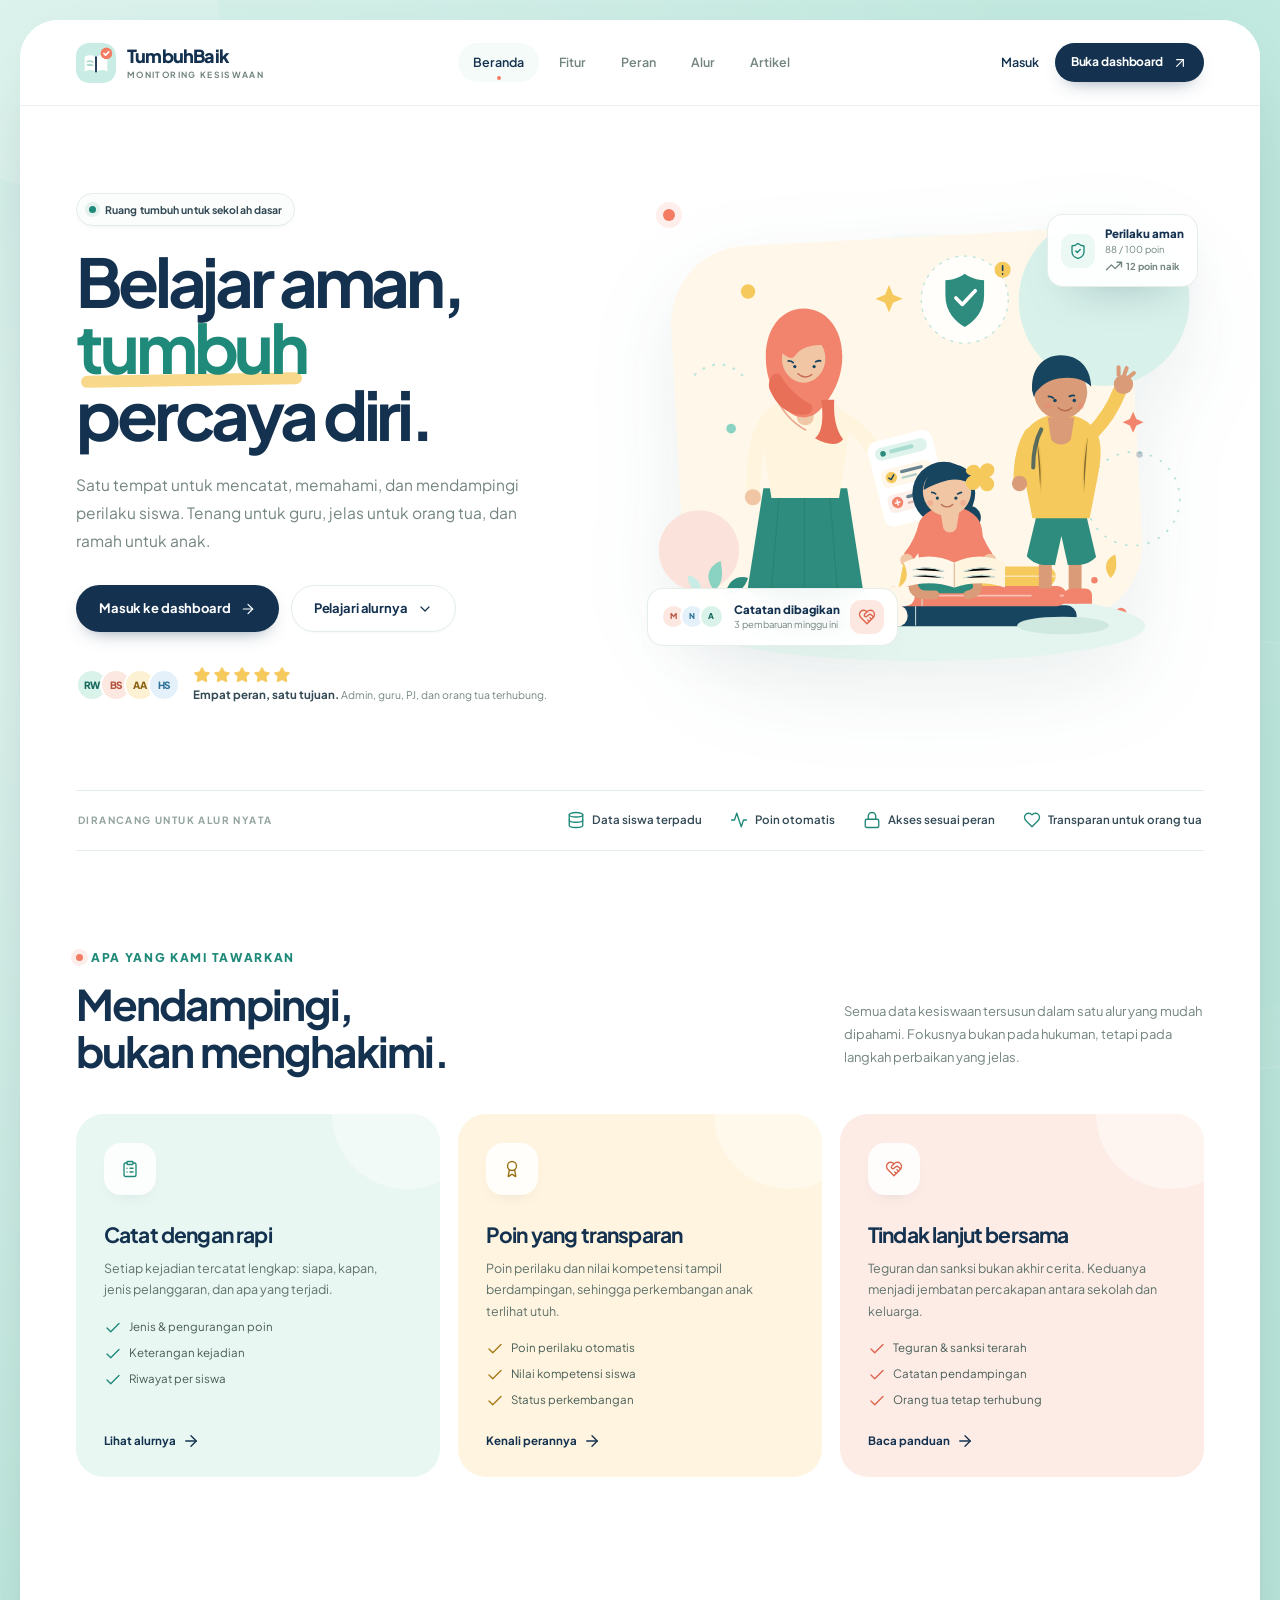
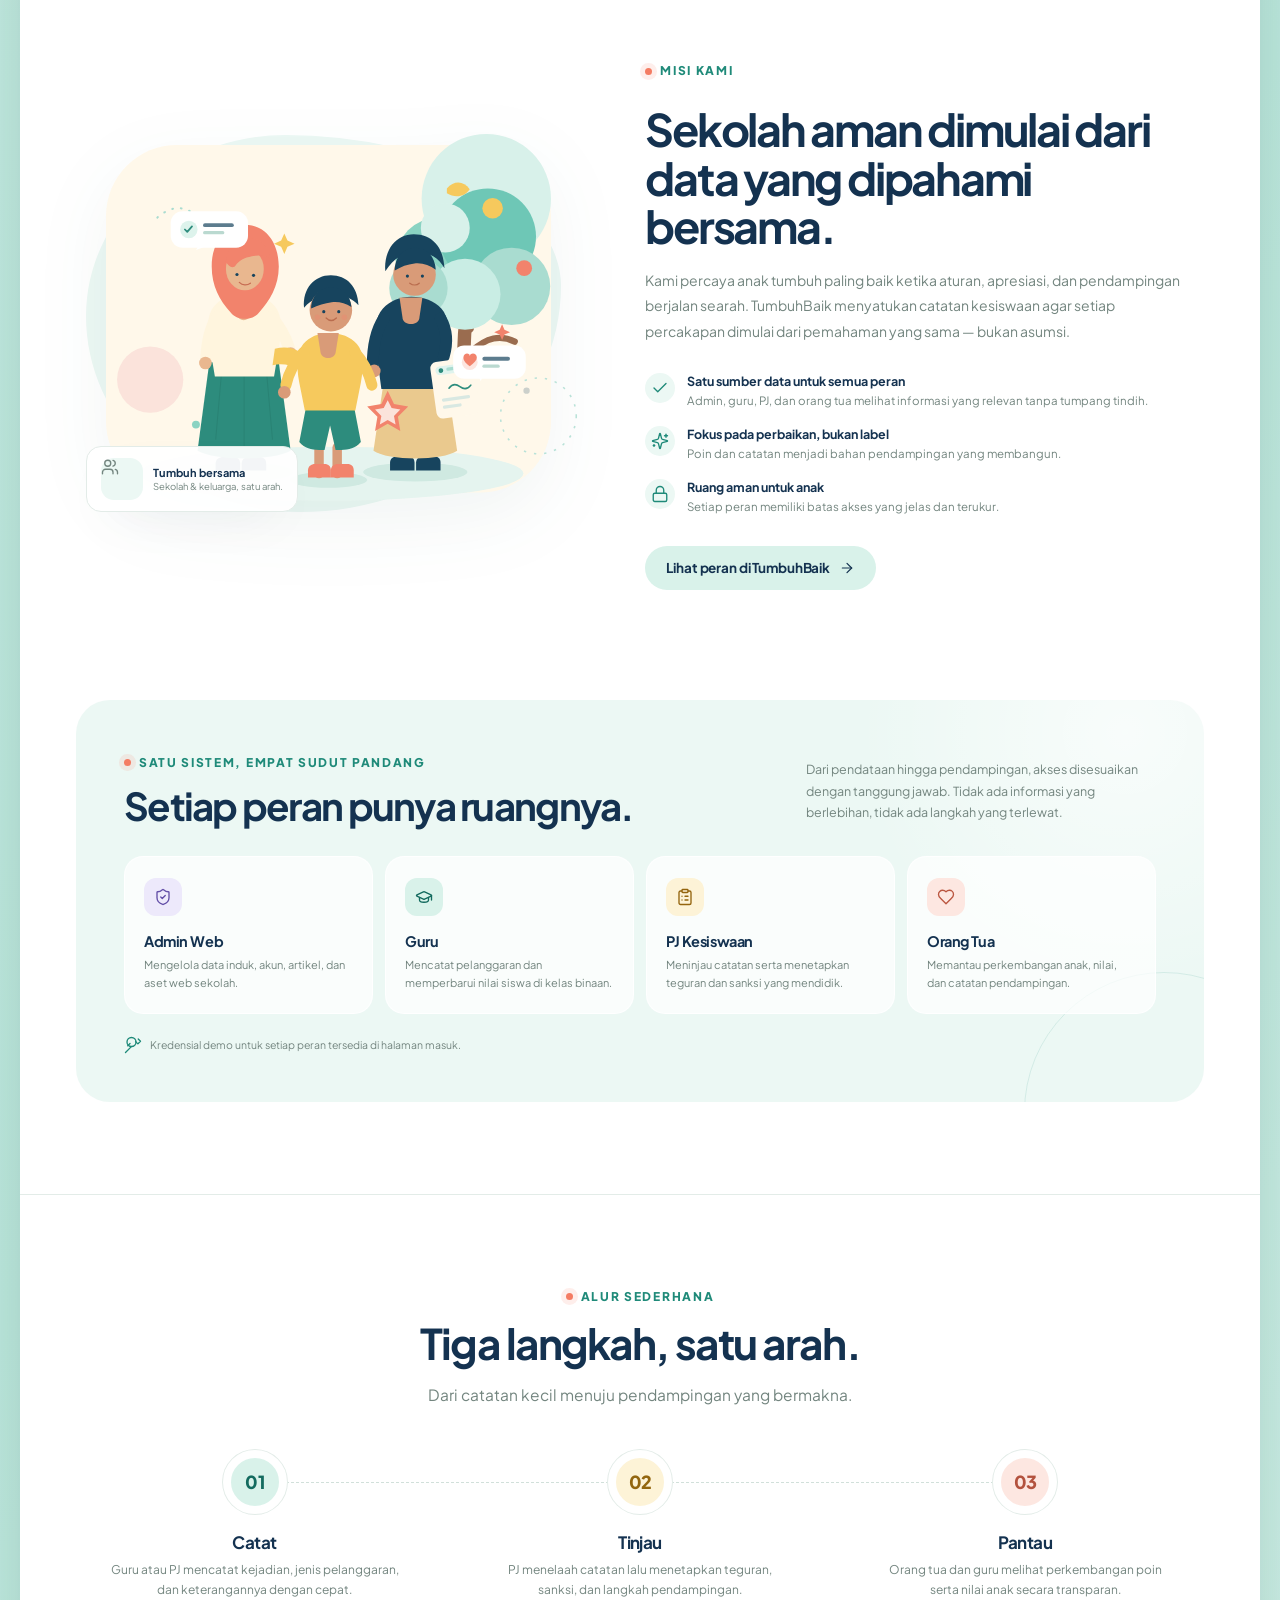
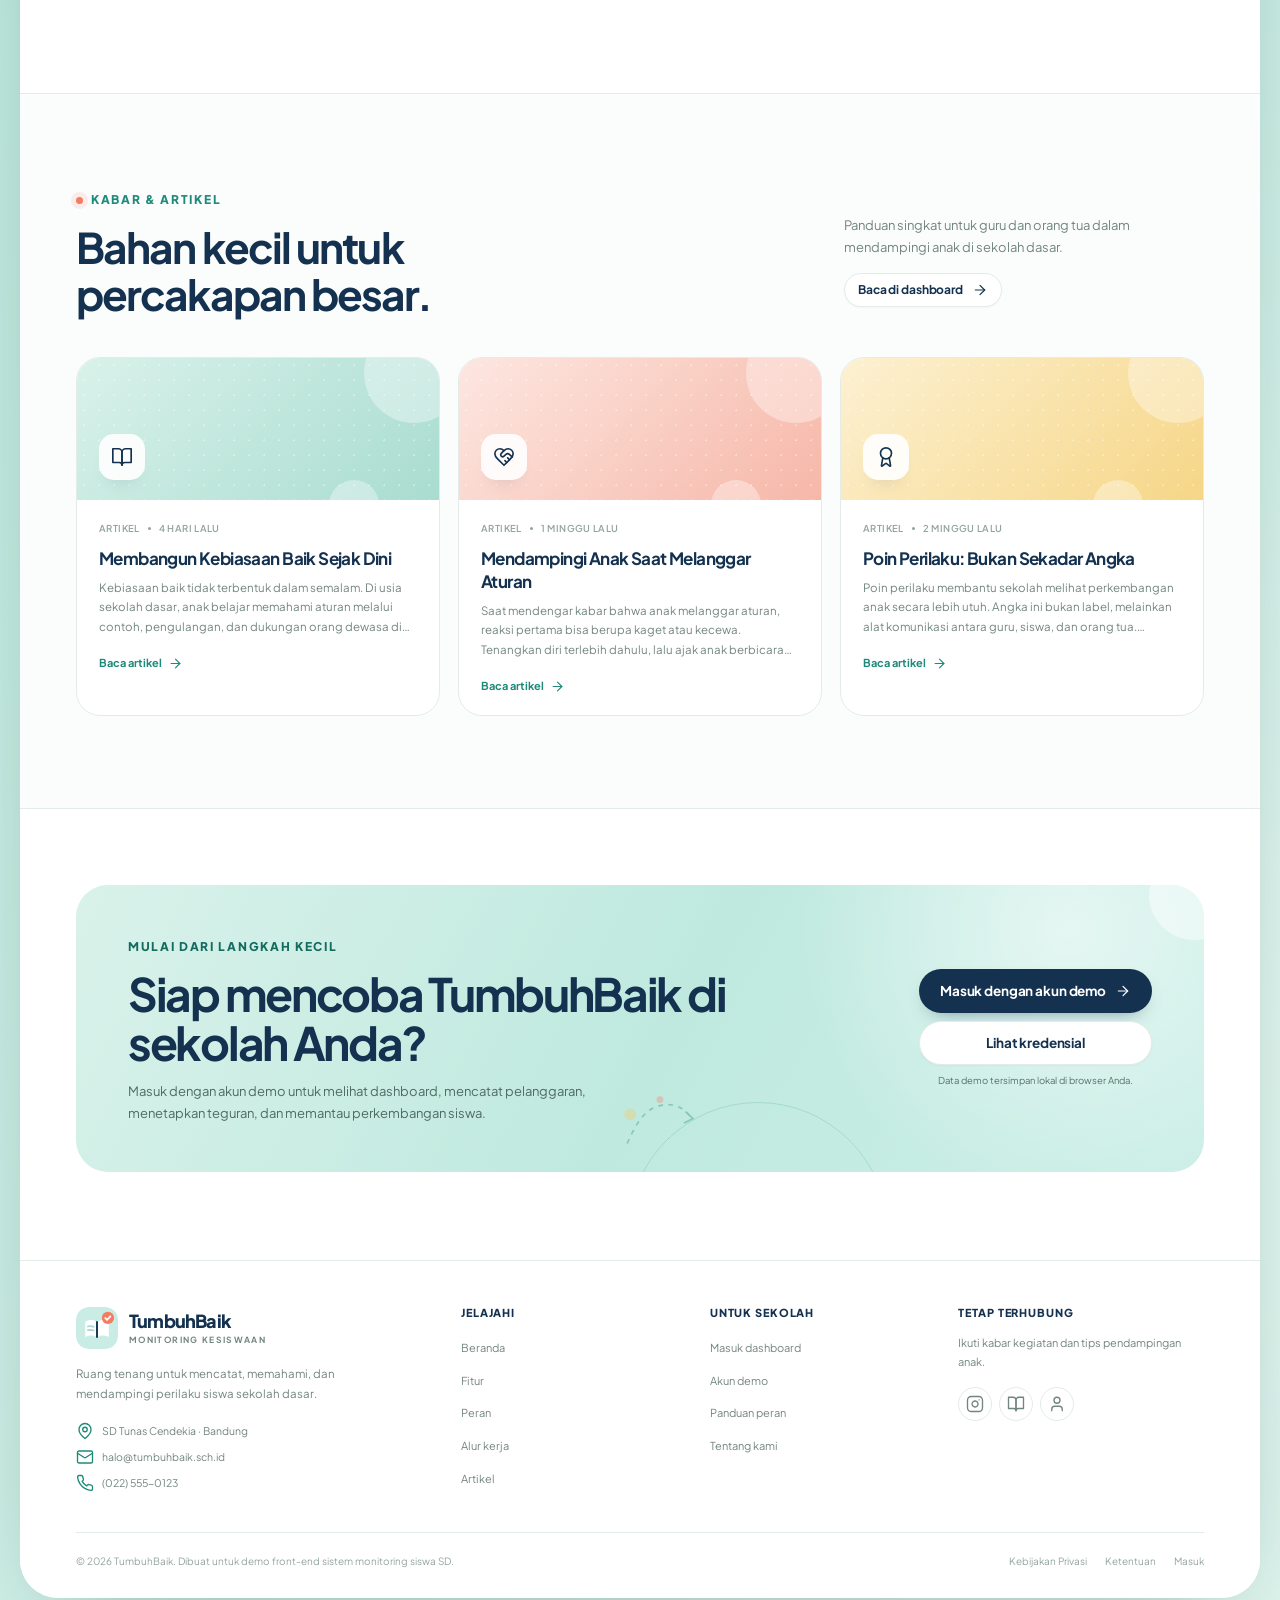
<file: index.html>
<!doctype html>
<html lang="id">
<head>
  <meta charset="utf-8">
  <meta name="viewport" content="width=device-width, initial-scale=1">
  <meta name="theme-color" content="#c8ece3">
  <meta name="description" content="TumbuhBaik adalah sistem monitoring pelanggaran siswa sekolah dasar yang tenang, transparan, dan terhubung untuk admin, guru, PJ kesiswaan, dan orang tua.">
  <title>TumbuhBaik — Sekolah aman, anak tumbuh percaya diri</title>
  <link rel="icon" href="assets/img/favicon.svg" type="image/svg+xml">
  <link rel="preconnect" href="https://fonts.googleapis.com">
  <link rel="preconnect" href="https://fonts.gstatic.com" crossorigin>
  <link href="https://fonts.googleapis.com/css2?family=Plus+Jakarta+Sans:wght@400;500;600;700;800&display=swap" rel="stylesheet">
  <link rel="stylesheet" href="vendor/bootstrap/bootstrap-grid.min.css">
  <link rel="stylesheet" href="vendor/bootstrap/bootstrap-utilities.min.css">
  <link rel="stylesheet" href="assets/css/base.css">
  <link rel="stylesheet" href="assets/css/landing.css">
</head>
<body class="landing-body">
  <div class="landing-shell">
    <div class="ambient" aria-hidden="true">
      <span class="ambient__ring ambient__ring--one"></span>
      <span class="ambient__ring ambient__ring--two"></span>
      <span class="ambient__dot"></span>
    </div>

    <div class="site-frame">
      <header class="site-header">
        <a class="brand" href="index.html" aria-label="TumbuhBaik, beranda">
          <img class="brand__mark" src="assets/img/logo-mark.svg" alt="">
          <span class="brand__copy">
            <span class="brand__name">TumbuhBaik</span>
            <span class="brand__tag">Monitoring Kesiswaan</span>
          </span>
        </a>

        <nav class="site-nav" id="siteNav" aria-label="Navigasi utama">
          <a class="site-nav__link is-active" href="#beranda">Beranda</a>
          <a class="site-nav__link" href="#fitur">Fitur</a>
          <a class="site-nav__link" href="#peran">Peran</a>
          <a class="site-nav__link" href="#alur">Alur</a>
          <a class="site-nav__link" href="#artikel">Artikel</a>
          <span class="site-nav__mobile-cta">
            <a class="btn btn-white btn-sm" href="login.html">Masuk</a>
            <a class="btn btn-brand btn-sm" href="login.html">Buka dashboard</a>
          </span>
        </nav>

        <div class="site-actions">
          <a class="site-login" href="login.html">Masuk</a>
          <a class="btn btn-brand site-cta" href="login.html">
            Buka dashboard
            <span data-icon="arrowUpRight" aria-hidden="true"></span>
          </a>
          <button class="nav-toggle" id="navToggle" type="button" aria-label="Buka menu navigasi" aria-expanded="false" aria-controls="siteNav">
            <span data-icon="menu" aria-hidden="true"></span>
          </button>
        </div>
      </header>

      <main>
        <!-- ============================== HERO ============================== -->
        <section class="hero" id="beranda">
          <div class="hero-copy reveal">
            <span class="hero-badge">
              <span class="hero-badge__dot" aria-hidden="true"></span>
              Ruang tumbuh untuk sekolah dasar
            </span>
            <h1>Belajar aman,<br><span class="scribble">tumbuh</span><br>percaya diri.</h1>
            <p class="hero-lead">
              Satu tempat untuk mencatat, memahami, dan mendampingi perilaku siswa.
              Tenang untuk guru, jelas untuk orang tua, dan ramah untuk anak.
            </p>
            <div class="hero-actions">
              <a class="btn btn-brand" href="login.html">
                Masuk ke dashboard
                <span data-icon="arrowRight" aria-hidden="true"></span>
              </a>
              <a class="btn btn-white" href="#alur">
                Pelajari alurnya
                <span data-icon="chevronDown" aria-hidden="true"></span>
              </a>
            </div>
            <div class="hero-meta">
              <div class="avatar-stack" aria-hidden="true">
                <span class="avatar avatar--sm avatar-c1">RW</span>
                <span class="avatar avatar--sm avatar-c2">BS</span>
                <span class="avatar avatar--sm avatar-c3">AA</span>
                <span class="avatar avatar--sm avatar-c4">HS</span>
              </div>
              <div class="hero-meta__copy">
                <div class="hero-meta__stars" aria-label="Lima dari lima bintang">
                  <span data-icon="star" aria-hidden="true"></span>
                  <span data-icon="star" aria-hidden="true"></span>
                  <span data-icon="star" aria-hidden="true"></span>
                  <span data-icon="star" aria-hidden="true"></span>
                  <span data-icon="star" aria-hidden="true"></span>
                </div>
                <span><strong>Empat peran, satu tujuan.</strong> Admin, guru, PJ, dan orang tua terhubung.</span>
              </div>
            </div>
          </div>

          <div class="hero-art reveal reveal-delay-1">
            <span class="hero-art__dot" aria-hidden="true"></span>
            <img class="hero-art__img" src="assets/img/hero-illustration.svg" alt="Ilustrasi guru dan dua siswa sekolah dasar belajar dengan aman" width="720" height="600">
            <div class="floating-card floating-card--score">
              <span class="icon-tile" aria-hidden="true"><span data-icon="shield"></span></span>
              <div class="floating-card__copy">
                <strong>Perilaku aman</strong>
                <span>88 / 100 poin</span>
                <span class="floating-card__mini"><span data-icon="trend"></span> 12 poin naik</span>
              </div>
            </div>
            <div class="floating-card floating-card--note">
              <div class="floating-card__avatars" aria-hidden="true">
                <span class="avatar avatar--xs avatar-c2">M</span>
                <span class="avatar avatar--xs avatar-c4">N</span>
                <span class="avatar avatar--xs avatar-c1">A</span>
              </div>
              <div class="floating-card__copy">
                <strong>Catatan dibagikan</strong>
                <span>3 pembaruan minggu ini</span>
              </div>
              <span class="icon-tile icon-tile--coral" aria-hidden="true"><span data-icon="heartHandshake"></span></span>
            </div>
          </div>
        </section>

        <div class="proof-strip" aria-label="Keunggulan TumbuhBaik">
          <span class="proof-strip__label">Dirancang untuk alur nyata</span>
          <div class="proof-strip__items">
            <span class="proof-item"><span data-icon="database"></span> Data siswa terpadu</span>
            <span class="proof-item"><span data-icon="activity"></span> Poin otomatis</span>
            <span class="proof-item"><span data-icon="lock"></span> Akses sesuai peran</span>
            <span class="proof-item"><span data-icon="heart"></span> Transparan untuk orang tua</span>
          </div>
        </div>

        <!-- ============================== FEATURES ============================== -->
        <section class="section" id="fitur">
          <div class="section-head reveal">
            <div class="section-head__main">
              <span class="eyebrow section-kicker"><span class="eyebrow__dot"></span> Apa yang kami tawarkan</span>
              <h2 class="section-title">Mendampingi,<br>bukan menghakimi.</h2>
            </div>
            <div class="section-head__side">
              <p>
                Semua data kesiswaan tersusun dalam satu alur yang mudah dipahami.
                Fokusnya bukan pada hukuman, tetapi pada langkah perbaikan yang jelas.
              </p>
            </div>
          </div>

          <div class="feature-grid">
            <article class="feature-card feature-card--mint reveal">
              <span class="feature-icon" aria-hidden="true"><span data-icon="clipboard"></span></span>
              <h3>Catat dengan rapi</h3>
              <p>Setiap kejadian tercatat lengkap: siapa, kapan, jenis pelanggaran, dan apa yang terjadi.</p>
              <ul class="feature-list">
                <li><span data-icon="check" aria-hidden="true"></span> Jenis &amp; pengurangan poin</li>
                <li><span data-icon="check" aria-hidden="true"></span> Keterangan kejadian</li>
                <li><span data-icon="check" aria-hidden="true"></span> Riwayat per siswa</li>
              </ul>
              <a class="feature-link" href="#alur">Lihat alurnya <span data-icon="arrowRight" aria-hidden="true"></span></a>
            </article>

            <article class="feature-card feature-card--cream reveal reveal-delay-1">
              <span class="feature-icon" aria-hidden="true"><span data-icon="award"></span></span>
              <h3>Poin yang transparan</h3>
              <p>Poin perilaku dan nilai kompetensi tampil berdampingan, sehingga perkembangan anak terlihat utuh.</p>
              <ul class="feature-list">
                <li><span data-icon="check" aria-hidden="true"></span> Poin perilaku otomatis</li>
                <li><span data-icon="check" aria-hidden="true"></span> Nilai kompetensi siswa</li>
                <li><span data-icon="check" aria-hidden="true"></span> Status perkembangan</li>
              </ul>
              <a class="feature-link" href="#peran">Kenali perannya <span data-icon="arrowRight" aria-hidden="true"></span></a>
            </article>

            <article class="feature-card feature-card--coral reveal reveal-delay-2">
              <span class="feature-icon" aria-hidden="true"><span data-icon="heartHandshake"></span></span>
              <h3>Tindak lanjut bersama</h3>
              <p>Teguran dan sanksi bukan akhir cerita. Keduanya menjadi jembatan percakapan antara sekolah dan keluarga.</p>
              <ul class="feature-list">
                <li><span data-icon="check" aria-hidden="true"></span> Teguran &amp; sanksi terarah</li>
                <li><span data-icon="check" aria-hidden="true"></span> Catatan pendampingan</li>
                <li><span data-icon="check" aria-hidden="true"></span> Orang tua tetap terhubung</li>
              </ul>
              <a class="feature-link" href="#artikel">Baca panduan <span data-icon="arrowRight" aria-hidden="true"></span></a>
            </article>
          </div>
        </section>

        <!-- ============================== MISSION ============================== -->
        <section class="section mission" id="tentang">
          <div class="mission-visual reveal">
            <img src="assets/img/community-illustration.svg" alt="Ilustrasi guru, siswa, dan orang tua tumbuh bersama di sekolah" width="640" height="500">
            <div class="mission-visual__card">
              <span class="icon-tile" aria-hidden="true"><span data-icon="users"></span></span>
              <div>
                <strong>Tumbuh bersama</strong>
                <span>Sekolah &amp; keluarga, satu arah.</span>
              </div>
            </div>
          </div>

          <div class="mission-copy reveal reveal-delay-1">
            <span class="eyebrow section-kicker"><span class="eyebrow__dot"></span> Misi kami</span>
            <h2>Sekolah aman dimulai dari data yang dipahami bersama.</h2>
            <p>
              Kami percaya anak tumbuh paling baik ketika aturan, apresiasi, dan pendampingan
              berjalan searah. TumbuhBaik menyatukan catatan kesiswaan agar setiap percakapan
              dimulai dari pemahaman yang sama — bukan asumsi.
            </p>
            <div class="mission-points">
              <div class="mission-point">
                <span class="mission-point__icon" aria-hidden="true"><span data-icon="check"></span></span>
                <div class="mission-point__copy">
                  <strong>Satu sumber data untuk semua peran</strong>
                  <span>Admin, guru, PJ, dan orang tua melihat informasi yang relevan tanpa tumpang tindih.</span>
                </div>
              </div>
              <div class="mission-point">
                <span class="mission-point__icon" aria-hidden="true"><span data-icon="sparkles"></span></span>
                <div class="mission-point__copy">
                  <strong>Fokus pada perbaikan, bukan label</strong>
                  <span>Poin dan catatan menjadi bahan pendampingan yang membangun.</span>
                </div>
              </div>
              <div class="mission-point">
                <span class="mission-point__icon" aria-hidden="true"><span data-icon="lock"></span></span>
                <div class="mission-point__copy">
                  <strong>Ruang aman untuk anak</strong>
                  <span>Setiap peran memiliki batas akses yang jelas dan terukur.</span>
                </div>
              </div>
            </div>
            <div class="mission-cta">
              <a class="btn btn-soft" href="#peran">Lihat peran di TumbuhBaik <span data-icon="arrowRight" aria-hidden="true"></span></a>
            </div>
          </div>
        </section>

        <!-- ============================== ROLES ============================== -->
        <section class="section roles-section" id="peran">
          <div class="role-panel reveal">
            <div class="roles-head">
              <div>
                <span class="eyebrow"><span class="eyebrow__dot"></span> Satu sistem, empat sudut pandang</span>
                <h2 style="margin-top: 10px;">Setiap peran punya ruangnya.</h2>
              </div>
              <p>
                Dari pendataan hingga pendampingan, akses disesuaikan dengan tanggung jawab.
                Tidak ada informasi yang berlebihan, tidak ada langkah yang terlewat.
              </p>
            </div>
            <div class="role-grid">
              <article class="role-card">
                <span class="role-card__icon role-card__icon--admin" aria-hidden="true"><span data-icon="shield"></span></span>
                <h3>Admin Web</h3>
                <p>Mengelola data induk, akun, artikel, dan aset web sekolah.</p>
              </article>
              <article class="role-card">
                <span class="role-card__icon role-card__icon--guru" aria-hidden="true"><span data-icon="graduation"></span></span>
                <h3>Guru</h3>
                <p>Mencatat pelanggaran dan memperbarui nilai siswa di kelas binaan.</p>
              </article>
              <article class="role-card">
                <span class="role-card__icon role-card__icon--pj" aria-hidden="true"><span data-icon="clipboard"></span></span>
                <h3>PJ Kesiswaan</h3>
                <p>Meninjau catatan serta menetapkan teguran dan sanksi yang mendidik.</p>
              </article>
              <article class="role-card">
                <span class="role-card__icon role-card__icon--ortu" aria-hidden="true"><span data-icon="heart"></span></span>
                <h3>Orang Tua</h3>
                <p>Memantau perkembangan anak, nilai, dan catatan pendampingan.</p>
              </article>
            </div>
            <p class="roles-note">
              <span data-icon="key" aria-hidden="true"></span>
              Kredensial demo untuk setiap peran tersedia di halaman masuk.
            </p>
          </div>
        </section>

        <!-- ============================== WORKFLOW ============================== -->
        <section class="section workflow" id="alur">
          <div class="section-head section-head--center reveal">
            <span class="eyebrow"><span class="eyebrow__dot"></span> Alur sederhana</span>
            <h2 class="section-title">Tiga langkah, satu arah.</h2>
            <p class="section-copy">Dari catatan kecil menuju pendampingan yang bermakna.</p>
          </div>
          <div class="steps">
            <article class="step reveal">
              <span class="step__number">01</span>
              <h3>Catat</h3>
              <p>Guru atau PJ mencatat kejadian, jenis pelanggaran, dan keterangannya dengan cepat.</p>
            </article>
            <article class="step reveal reveal-delay-1">
              <span class="step__number">02</span>
              <h3>Tinjau</h3>
              <p>PJ menelaah catatan lalu menetapkan teguran, sanksi, dan langkah pendampingan.</p>
            </article>
            <article class="step reveal reveal-delay-2">
              <span class="step__number">03</span>
              <h3>Pantau</h3>
              <p>Orang tua dan guru melihat perkembangan poin serta nilai anak secara transparan.</p>
            </article>
          </div>
        </section>

        <!-- ============================== ARTICLES ============================== -->
        <section class="section articles" id="artikel">
          <div class="section-head reveal">
            <div class="section-head__main">
              <span class="eyebrow section-kicker"><span class="eyebrow__dot"></span> Kabar &amp; artikel</span>
              <h2 class="section-title">Bahan kecil untuk<br>percakapan besar.</h2>
            </div>
            <div class="section-head__side">
              <p>Panduan singkat untuk guru dan orang tua dalam mendampingi anak di sekolah dasar.</p>
              <a class="btn btn-white btn-sm" href="login.html" style="margin-top: 14px;">Baca di dashboard <span data-icon="arrowRight" aria-hidden="true"></span></a>
            </div>
          </div>
          <div class="article-grid" id="latestArticles">
            <article class="article-card">
              <div class="article-card__visual article-card__visual--1">
                <span class="article-card__pattern" aria-hidden="true"></span>
                <span class="icon-tile" aria-hidden="true"><span data-icon="book"></span></span>
              </div>
              <div class="article-card__body">
                <div class="article-card__meta"><span>Artikel</span><span class="dot"></span><span>Hari ini</span></div>
                <h3>Membangun kebiasaan baik sejak dini</h3>
                <p class="article-card__excerpt">Kebiasaan baik tumbuh dari contoh, pengulangan, dan dukungan orang dewasa di sekitar anak.</p>
              </div>
            </article>
          </div>
        </section>

        <!-- ============================== CTA ============================== -->
        <section class="cta-section">
          <div class="cta-card reveal">
            <div class="cta-copy">
              <span class="eyebrow">Mulai dari langkah kecil</span>
              <h2>Siap mencoba TumbuhBaik di sekolah Anda?</h2>
              <p>
                Masuk dengan akun demo untuk melihat dashboard, mencatat pelanggaran,
                menetapkan teguran, dan memantau perkembangan siswa.
              </p>
            </div>
            <div class="cta-actions">
              <a class="btn btn-brand" href="login.html">Masuk dengan akun demo <span data-icon="arrowRight" aria-hidden="true"></span></a>
              <a class="btn btn-white" href="login.html#akun-demo">Lihat kredensial</a>
              <small>Data demo tersimpan lokal di browser Anda.</small>
            </div>
            <svg class="cta-doodle" viewBox="0 0 100 80" fill="none" aria-hidden="true">
              <path d="M8 62c18-27 30-36 46-37 18-1 28 8 35 22" stroke="#1F8A79" stroke-width="2" stroke-linecap="round" stroke-dasharray="4 8"/>
              <path d="m83 38 7 9-11 3" stroke="#1F8A79" stroke-width="2" stroke-linecap="round" stroke-linejoin="round"/>
              <circle cx="17" cy="29" r="7" fill="#F6C95D"/>
              <circle cx="55" cy="18" r="4" fill="#F2836C"/>
            </svg>
          </div>
        </section>
      </main>

      <!-- ============================== FOOTER ============================== -->
      <footer class="site-footer">
        <div class="footer-main">
          <div class="footer-brand">
            <a class="brand" href="index.html">
              <img class="brand__mark" src="assets/img/logo-mark.svg" alt="">
              <span class="brand__copy">
                <span class="brand__name">TumbuhBaik</span>
                <span class="brand__tag">Monitoring Kesiswaan</span>
              </span>
            </a>
            <p>Ruang tenang untuk mencatat, memahami, dan mendampingi perilaku siswa sekolah dasar.</p>
            <ul class="footer-contact">
              <li><span data-icon="mapPin" aria-hidden="true"></span> SD Tunas Cendekia · Bandung</li>
              <li><span data-icon="mail" aria-hidden="true"></span> halo@tumbuhbaik.sch.id</li>
              <li><span data-icon="phone" aria-hidden="true"></span> (022) 555-0123</li>
            </ul>
          </div>
          <div class="footer-col">
            <h3>Jelajahi</h3>
            <ul>
              <li><a href="#beranda">Beranda</a></li>
              <li><a href="#fitur">Fitur</a></li>
              <li><a href="#peran">Peran</a></li>
              <li><a href="#alur">Alur kerja</a></li>
              <li><a href="#artikel">Artikel</a></li>
            </ul>
          </div>
          <div class="footer-col">
            <h3>Untuk sekolah</h3>
            <ul>
              <li><a href="login.html">Masuk dashboard</a></li>
              <li><a href="login.html#akun-demo">Akun demo</a></li>
              <li><a href="login.html">Panduan peran</a></li>
              <li><a href="#tentang">Tentang kami</a></li>
            </ul>
          </div>
          <div class="footer-col footer-col--social">
            <h3>Tetap terhubung</h3>
            <p style="color: var(--muted); font-size: 11px; line-height: 1.7; max-width: 230px;">Ikuti kabar kegiatan dan tips pendampingan anak.</p>
            <div class="footer-socials">
              <a href="https://dribbble.com" target="_blank" rel="noreferrer" aria-label="Referensi desain di Dribbble"><span data-icon="instagram"></span></a>
              <a href="#artikel" aria-label="Artikel TumbuhBaik"><span data-icon="book"></span></a>
              <a href="login.html" aria-label="Masuk ke TumbuhBaik"><span data-icon="user"></span></a>
            </div>
          </div>
        </div>
        <div class="footer-bottom">
          <p>© 2026 TumbuhBaik. Dibuat untuk demo front-end sistem monitoring siswa SD.</p>
          <div class="footer-bottom__links">
            <a href="#tentang">Kebijakan Privasi</a>
            <a href="#tentang">Ketentuan</a>
            <a href="login.html">Masuk</a>
          </div>
        </div>
      </footer>
    </div>
  </div>

  <noscript>
    <div style="position:fixed;left:16px;right:16px;bottom:16px;padding:14px 18px;background:#143250;color:#fff;border-radius:14px;font:13px sans-serif;z-index:9999;">Aktifkan JavaScript untuk melihat artikel dan membuka dashboard demo.</div>
  </noscript>

  <script src="assets/js/data.js"></script>
  <script src="assets/js/ui.js"></script>
  <script src="assets/js/landing.js"></script>
</body>
</html>
</file>
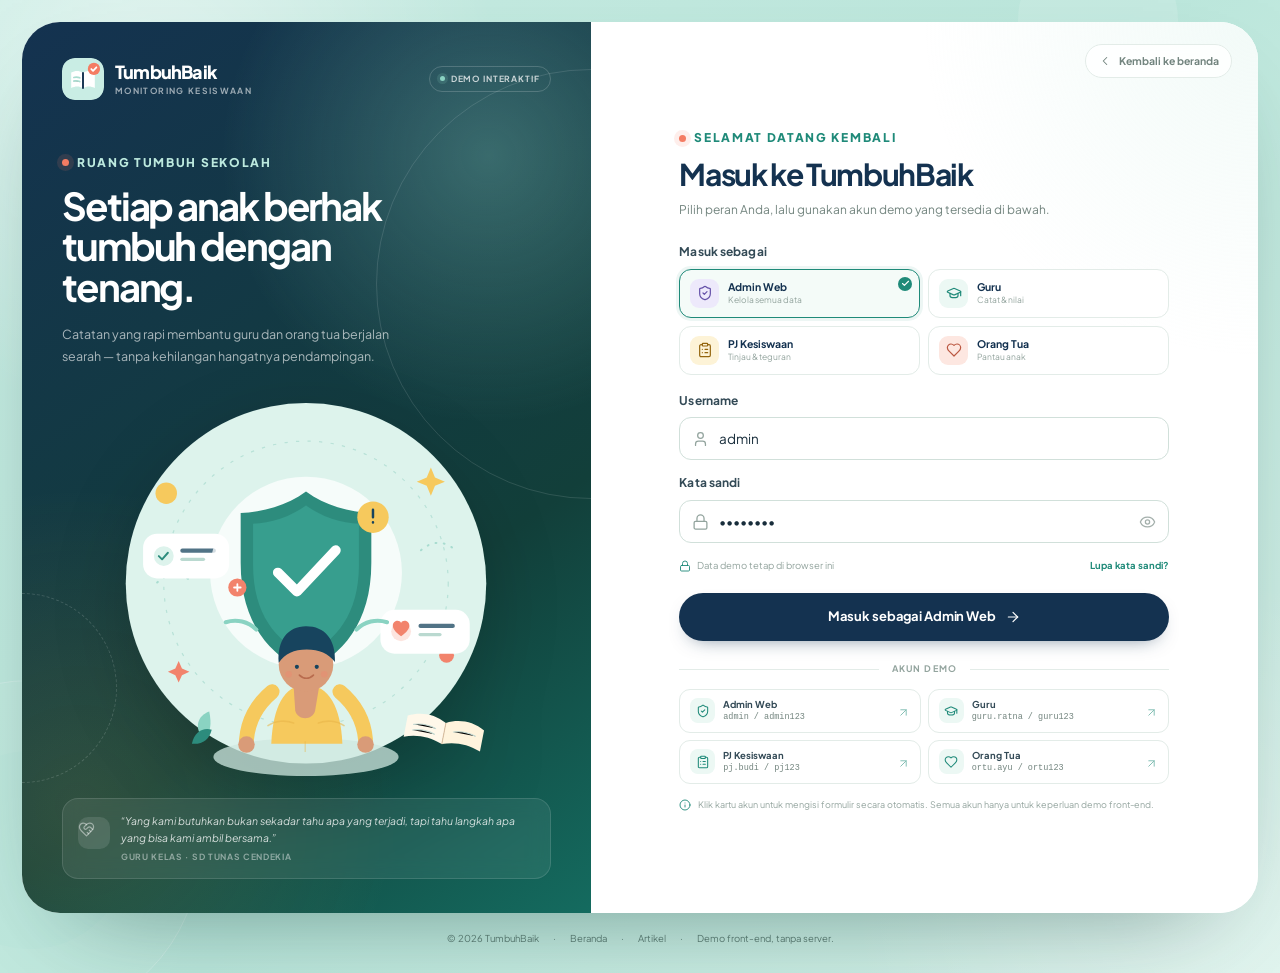
<file: app.html>
<!doctype html>
<html lang="id">
<head>
  <meta charset="utf-8">
  <meta name="viewport" content="width=device-width, initial-scale=1">
  <meta name="theme-color" content="#f5faf8">
  <meta name="description" content="Dashboard TumbuhBaik — sistem monitoring pelanggaran siswa sekolah dasar.">
  <title>Dashboard — TumbuhBaik</title>
  <link rel="icon" href="assets/img/favicon.svg" type="image/svg+xml">
  <link rel="preconnect" href="https://fonts.googleapis.com">
  <link rel="preconnect" href="https://fonts.gstatic.com" crossorigin>
  <link href="https://fonts.googleapis.com/css2?family=Plus+Jakarta+Sans:wght@400;500;600;700;800&display=swap" rel="stylesheet">
  <link rel="stylesheet" href="vendor/bootstrap/bootstrap-grid.min.css">
  <link rel="stylesheet" href="vendor/bootstrap/bootstrap-utilities.min.css">
  <link rel="stylesheet" href="assets/css/base.css">
  <link rel="stylesheet" href="assets/css/app.css">
  <script>
    (function () {
      try {
        if (!localStorage.getItem('tumbuhbaik.session.v1')) {
          window.location.replace('login.html');
        }
      } catch (error) {
        window.location.replace('login.html');
      }
    })();
  </script>
</head>
<body class="app-body">
  <div class="app-layout">
    <div class="sidebar-overlay" id="sidebarOverlay" aria-hidden="true"></div>

    <aside class="app-sidebar" id="appSidebar" aria-label="Navigasi dashboard">
      <div class="sidebar-head">
        <a class="brand" href="index.html" aria-label="TumbuhBaik, beranda">
          <img class="brand__mark" src="assets/img/logo-mark.svg" alt="">
          <span class="brand__copy">
            <span class="brand__name">TumbuhBaik</span>
            <span class="brand__tag">Monitoring Kesiswaan</span>
          </span>
        </a>
        <button class="sidebar-close" id="sidebarClose" type="button" aria-label="Tutup menu">
          <span data-icon="close" data-icon-size="18" aria-hidden="true"></span>
        </button>
      </div>

      <div class="sidebar-school">
        <span class="icon-tile" aria-hidden="true"><span data-icon="school" data-icon-size="18"></span></span>
        <div>
          <strong id="sidebarSchoolName">SD Tunas Cendekia</strong>
          <span id="sidebarSchoolYear">TA 2026/2027 · Ganjil</span>
        </div>
      </div>

      <nav class="side-nav" id="sideNav" aria-label="Menu utama"></nav>

      <div class="sidebar-footer">
        <div class="sidebar-help">
          <span class="sidebar-help__icon" aria-hidden="true"><span data-icon="help" data-icon-size="17"></span></span>
          <div>
            <strong>Butuh bantuan?</strong>
            <p>Lihat panduan singkat sesuai peran Anda.</p>
            <button type="button" class="sidebar-help__link" data-app-action="help">Buka panduan <span data-icon="arrowRight" data-icon-size="12" aria-hidden="true"></span></button>
          </div>
        </div>
        <p class="sidebar-version">TumbuhBaik · Demo front-end v1.0</p>
      </div>
    </aside>

    <div class="app-main">
      <header class="app-topbar">
        <div class="topbar-left">
          <button class="menu-trigger" id="menuTrigger" type="button" aria-label="Buka menu" aria-expanded="false">
            <span data-icon="menu" data-icon-size="20" aria-hidden="true"></span>
          </button>
          <div class="topbar-title">
            <span class="topbar-eyebrow" id="pageEyebrow">Ringkasan</span>
            <h1 id="pageTitle">Dashboard</h1>
          </div>
        </div>

        <div class="topbar-actions">
          <span class="topbar-context">
            <span data-icon="calendar" data-icon-size="14" aria-hidden="true"></span>
            <span id="topbarContext">TA 2026/2027 · Semester Ganjil</span>
          </span>
          <button class="search-trigger" id="globalSearch" type="button" aria-label="Cari halaman atau siswa">
            <span data-icon="search" data-icon-size="15" aria-hidden="true"></span>
            <span class="search-trigger__label">Cari…</span>
            <kbd>/</kbd>
          </button>
          <button class="topbar-icon-button" id="notificationButton" type="button" aria-label="Lihat pelanggaran yang belum ditindak lanjuti">
            <span data-icon="bell" data-icon-size="19" aria-hidden="true"></span>
            <span class="notif-count hidden" id="notifCount">0</span>
          </button>

          <div class="profile">
            <button class="profile-trigger" id="profileTrigger" type="button" aria-haspopup="menu" aria-expanded="false">
              <span id="topbarAvatar" class="avatar avatar--sm avatar-c1">?</span>
              <span class="profile-trigger__copy">
                <strong id="topbarName">Pengguna</strong>
                <span id="topbarRole">Peran</span>
              </span>
              <span class="profile-trigger__chevron" data-icon="chevronDown" data-icon-size="14" aria-hidden="true"></span>
            </button>
            <div class="profile-menu" id="profileMenu" role="menu">
              <div class="profile-menu__head">
                <span id="menuAvatar" class="avatar avatar--md avatar-c1">?</span>
                <div>
                  <strong id="menuName">Pengguna</strong>
                  <span id="menuUsername">@username</span>
                </div>
              </div>
              <div class="profile-menu__divider"></div>
              <a class="profile-menu__item" href="#/profil" role="menuitem">
                <span data-icon="user" data-icon-size="16" aria-hidden="true"></span> Profil saya
              </a>
              <button class="profile-menu__item" type="button" data-app-action="help" role="menuitem">
                <span data-icon="help" data-icon-size="16" aria-hidden="true"></span> Panduan penggunaan
              </button>
              <div class="profile-menu__divider"></div>
              <button class="profile-menu__item profile-menu__item--danger" type="button" data-app-action="logout" role="menuitem">
                <span data-icon="logout" data-icon-size="16" aria-hidden="true"></span> Keluar
              </button>
            </div>
          </div>
        </div>
      </header>

      <main class="app-page" id="pageContent">
        <div class="page-loader" aria-live="polite">
          <span class="loader-ring"></span>
          <span>Menyiapkan dashboard…</span>
        </div>
      </main>
    </div>
  </div>

  <script src="assets/js/data.js"></script>
  <script src="assets/js/ui.js"></script>
  <script src="assets/js/app.js"></script>
  <script src="assets/js/app-pages.js"></script>
  <script src="assets/js/app-records.js"></script>
</body>
</html>
</file>
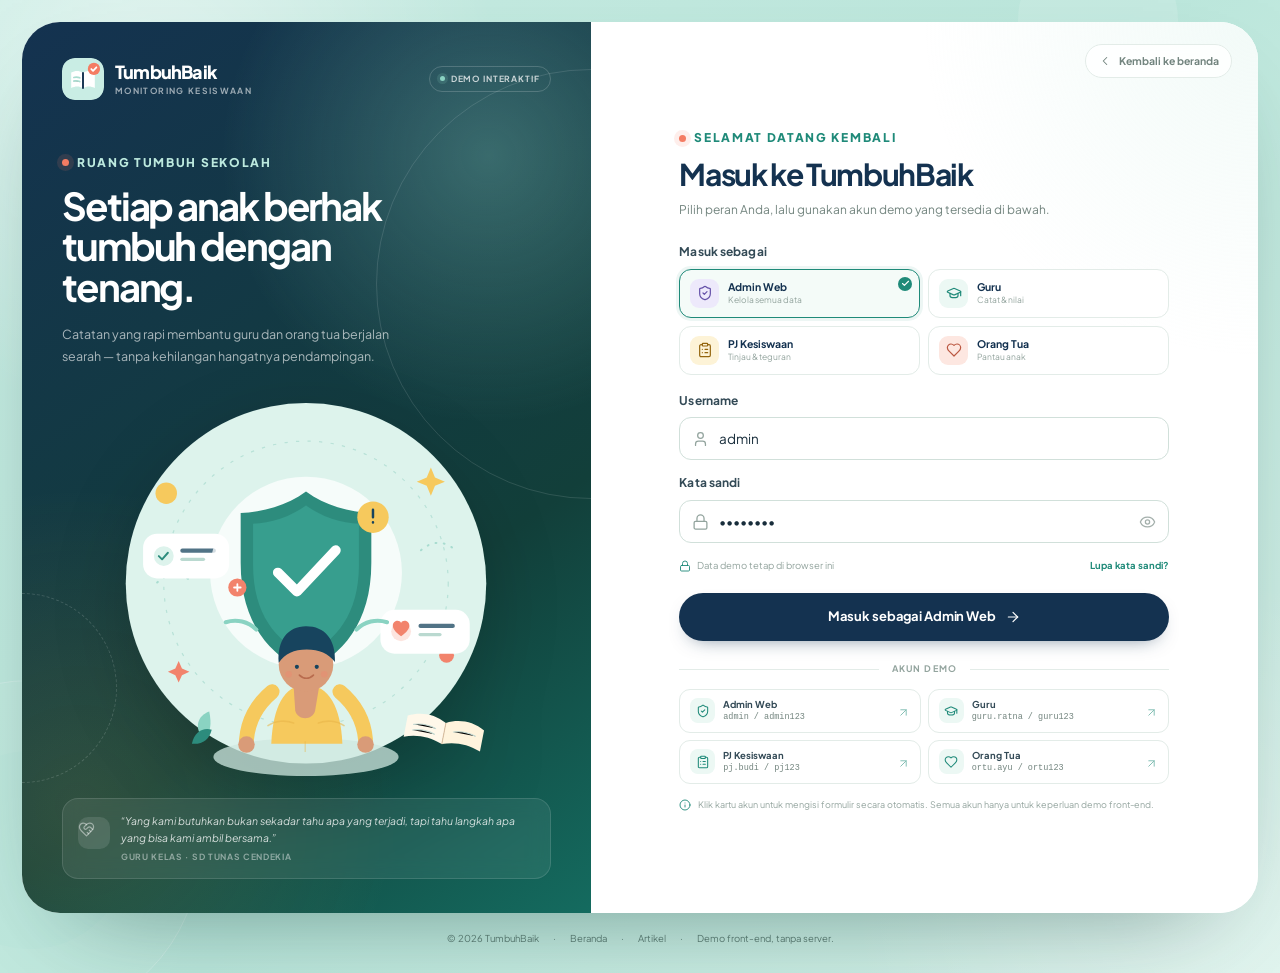
<file: login.html>
<!doctype html>
<html lang="id">
<head>
  <meta charset="utf-8">
  <meta name="viewport" content="width=device-width, initial-scale=1">
  <meta name="theme-color" content="#c8ece3">
  <meta name="description" content="Masuk ke TumbuhBaik dengan akun demo Admin Web, Guru, PJ Kesiswaan, atau Orang Tua.">
  <title>Masuk — TumbuhBaik</title>
  <link rel="icon" href="assets/img/favicon.svg" type="image/svg+xml">
  <link rel="preconnect" href="https://fonts.googleapis.com">
  <link rel="preconnect" href="https://fonts.gstatic.com" crossorigin>
  <link href="https://fonts.googleapis.com/css2?family=Plus+Jakarta+Sans:wght@400;500;600;700;800&display=swap" rel="stylesheet">
  <link rel="stylesheet" href="vendor/bootstrap/bootstrap-grid.min.css">
  <link rel="stylesheet" href="vendor/bootstrap/bootstrap-utilities.min.css">
  <link rel="stylesheet" href="assets/css/base.css">
  <link rel="stylesheet" href="assets/css/login.css">
</head>
<body class="auth-body">
  <main class="auth-shell">
    <aside class="auth-visual">
      <div class="auth-visual__top">
        <a class="brand brand--light" href="index.html" aria-label="TumbuhBaik, beranda">
          <img class="brand__mark" src="assets/img/logo-mark.svg" alt="">
          <span class="brand__copy">
            <span class="brand__name">TumbuhBaik</span>
            <span class="brand__tag">Monitoring Kesiswaan</span>
          </span>
        </a>
        <span class="auth-visual__pill"><span class="dot"></span> Demo interaktif</span>
      </div>

      <div class="auth-visual__copy">
        <span class="eyebrow eyebrow--light"><span class="eyebrow__dot"></span> Ruang tumbuh sekolah</span>
        <h1>Setiap anak berhak tumbuh dengan tenang.</h1>
        <p>Catatan yang rapi membantu guru dan orang tua berjalan searah — tanpa kehilangan hangatnya pendampingan.</p>
      </div>

      <div class="auth-visual__art">
        <img src="assets/img/login-illustration.svg" alt="Ilustrasi perisai keamanan dan siswa sekolah dasar" width="520" height="520">
      </div>

      <div class="auth-quote">
        <span class="icon-tile" aria-hidden="true"><span data-icon="heartHandshake"></span></span>
        <div>
          <p>“Yang kami butuhkan bukan sekadar tahu apa yang terjadi, tapi tahu langkah apa yang bisa kami ambil bersama.”</p>
          <span>Guru kelas · SD Tunas Cendekia</span>
        </div>
      </div>
    </aside>

    <section class="auth-panel" aria-labelledby="loginTitle">
      <a class="auth-home" href="index.html">
        <span data-icon="chevronLeft" data-icon-size="14" aria-hidden="true"></span>
        Kembali ke beranda
      </a>
      <div class="auth-panel__inner">
        <div class="auth-mobile-brand">
          <a class="brand" href="index.html">
            <img class="brand__mark" src="assets/img/logo-mark.svg" alt="">
            <span class="brand__copy">
              <span class="brand__name">TumbuhBaik</span>
              <span class="brand__tag">Monitoring Kesiswaan</span>
            </span>
          </a>
        </div>

        <div class="auth-heading">
          <span class="eyebrow"><span class="eyebrow__dot"></span> Selamat datang kembali</span>
          <h2 id="loginTitle">Masuk ke TumbuhBaik</h2>
          <p>Pilih peran Anda, lalu gunakan akun demo yang tersedia di bawah.</p>
        </div>

        <div class="session-banner hidden" id="sessionBanner">
          <span class="icon-tile" aria-hidden="true"><span data-icon="userCheck"></span></span>
          <div class="session-banner__copy">
            <strong id="sessionName">Sesi aktif</strong>
            <span id="sessionRole">Anda sudah masuk ke dashboard.</span>
          </div>
          <a class="btn btn-brand" href="app.html">Lanjut <span data-icon="arrowRight" data-icon-size="14" aria-hidden="true"></span></a>
        </div>

        <form id="loginForm" novalidate>
          <div class="field">
            <span class="form-label">Masuk sebagai</span>
            <div class="role-selector" id="roleSelector" role="group" aria-label="Pilih peran">
              <button class="role-option is-active" type="button" data-role="admin" aria-pressed="true">
                <span class="role-option__icon" aria-hidden="true"><span data-icon="shield" data-icon-size="16"></span></span>
                <span class="role-option__copy">
                  <strong>Admin Web</strong>
                  <span>Kelola semua data</span>
                </span>
                <span class="role-option__check" aria-hidden="true"><span data-icon="check" data-icon-size="9"></span></span>
              </button>
              <button class="role-option" type="button" data-role="guru" aria-pressed="false">
                <span class="role-option__icon" aria-hidden="true"><span data-icon="graduation" data-icon-size="16"></span></span>
                <span class="role-option__copy">
                  <strong>Guru</strong>
                  <span>Catat &amp; nilai</span>
                </span>
                <span class="role-option__check" aria-hidden="true"><span data-icon="check" data-icon-size="9"></span></span>
              </button>
              <button class="role-option" type="button" data-role="pj" aria-pressed="false">
                <span class="role-option__icon" aria-hidden="true"><span data-icon="clipboard" data-icon-size="16"></span></span>
                <span class="role-option__copy">
                  <strong>PJ Kesiswaan</strong>
                  <span>Tinjau &amp; teguran</span>
                </span>
                <span class="role-option__check" aria-hidden="true"><span data-icon="check" data-icon-size="9"></span></span>
              </button>
              <button class="role-option" type="button" data-role="orangtua" aria-pressed="false">
                <span class="role-option__icon" aria-hidden="true"><span data-icon="heart" data-icon-size="16"></span></span>
                <span class="role-option__copy">
                  <strong>Orang Tua</strong>
                  <span>Pantau anak</span>
                </span>
                <span class="role-option__check" aria-hidden="true"><span data-icon="check" data-icon-size="9"></span></span>
              </button>
            </div>
          </div>

          <div class="login-fields">
            <div class="field">
              <label for="username">Username</label>
              <div class="input-wrap">
                <span data-icon="user" data-icon-size="17" aria-hidden="true"></span>
                <input class="form-control" id="username" name="username" type="text" placeholder="cth. admin" autocomplete="username" spellcheck="false" required>
              </div>
            </div>
            <div class="field">
              <label for="password">Kata sandi</label>
              <div class="input-wrap">
                <span data-icon="lock" data-icon-size="17" aria-hidden="true"></span>
                <input class="form-control" id="password" name="password" type="password" placeholder="Masukkan kata sandi" autocomplete="current-password" style="padding-right: 44px;" required>
                <button class="input-action" id="togglePassword" type="button" aria-label="Tampilkan kata sandi">
                  <span data-icon="eye" data-icon-size="17" aria-hidden="true"></span>
                </button>
              </div>
            </div>
          </div>

          <div class="login-meta">
            <span><span data-icon="lock" data-icon-size="12" aria-hidden="true"></span> Data demo tetap di browser ini</span>
            <button type="button" id="forgotButton">Lupa kata sandi?</button>
          </div>

          <p class="form-error" id="loginError" role="alert"></p>

          <button class="btn btn-brand btn-block" type="submit" id="loginSubmit">
            <span id="loginSubmitText">Masuk sebagai Admin Web</span>
            <span data-icon="arrowRight" data-icon-size="17" aria-hidden="true"></span>
          </button>
        </form>

        <div class="auth-divider"><span>Akun demo</span></div>
        <div class="demo-list" id="demoList" aria-label="Akun demo"></div>
        <p class="auth-note">
          <span data-icon="info" data-icon-size="12" aria-hidden="true"></span>
          Klik kartu akun untuk mengisi formulir secara otomatis. Semua akun hanya untuk keperluan demo front-end.
        </p>
      </div>
    </section>
  </main>

  <footer class="auth-footer">
    <span>© 2026 TumbuhBaik</span>
    <span>·</span>
    <a href="index.html">Beranda</a>
    <span>·</span>
    <a href="index.html#artikel">Artikel</a>
    <span>·</span>
    <span>Demo front-end, tanpa server.</span>
  </footer>

  <script src="assets/js/data.js"></script>
  <script src="assets/js/ui.js"></script>
  <script src="assets/js/login.js"></script>
</body>
</html>
</file>
<file: assets/css/landing.css>
/* ==========================================================================
   TumbuhBaik — public landing page
   ========================================================================== */

.landing-body {
  min-height: 100vh;
  margin: 0;
  padding: 20px;
  background:
    radial-gradient(circle at 10% 12%, rgba(255, 255, 255, 0.52) 0, rgba(255, 255, 255, 0) 24%),
    radial-gradient(circle at 92% 88%, rgba(255, 255, 255, 0.3) 0, rgba(255, 255, 255, 0) 22%),
    linear-gradient(135deg, #c8ece3 0%, #bce7dc 48%, #d8f2ea 100%);
  position: relative;
  overflow-x: hidden;
}

.landing-body::before,
.landing-body::after {
  content: "";
  position: fixed;
  border-radius: 50%;
  pointer-events: none;
  z-index: 0;
}

.landing-body::before {
  width: 320px;
  height: 320px;
  top: -130px;
  left: -100px;
  background: rgba(255, 255, 255, 0.18);
}

.landing-body::after {
  width: 430px;
  height: 430px;
  right: -180px;
  bottom: -170px;
  border: 1px solid rgba(255, 255, 255, 0.24);
  box-shadow: inset 0 0 0 60px rgba(255, 255, 255, 0.05);
}

.landing-shell {
  position: relative;
  z-index: 1;
}

.landing-shell .ambient {
  position: absolute;
  inset: 0;
  pointer-events: none;
  overflow: hidden;
}

.ambient__ring {
  position: absolute;
  border-radius: 50%;
  border: 1px solid rgba(20, 50, 80, 0.08);
}

.ambient__ring--one {
  width: 190px;
  height: 190px;
  left: -92px;
  top: 610px;
}

.ambient__ring--two {
  width: 58px;
  height: 58px;
  right: 27px;
  top: 980px;
  border-color: rgba(31, 138, 121, 0.18);
}

.ambient__dot {
  position: absolute;
  width: 10px;
  height: 10px;
  border-radius: 50%;
  background: var(--coral);
  right: 4%;
  top: 520px;
  opacity: 0.6;
}

.site-frame {
  position: relative;
  width: min(100%, 1480px);
  margin: 0 auto;
  background: #fff;
  border-radius: 38px;
  box-shadow: 0 30px 90px -48px rgba(17, 64, 58, 0.5);
  overflow: clip;
}

/* --------------------------------------------------------------------------
   Header
   -------------------------------------------------------------------------- */

.site-header {
  position: relative;
  z-index: 50;
  display: flex;
  align-items: center;
  justify-content: space-between;
  gap: 28px;
  min-height: 86px;
  padding: 19px 56px;
  border-bottom: 1px solid rgba(227, 236, 232, 0.72);
  background: rgba(255, 255, 255, 0.9);
  backdrop-filter: blur(12px);
  -webkit-backdrop-filter: blur(12px);
}

.site-header .brand__mark {
  width: 40px;
  height: 40px;
}

.site-nav {
  display: flex;
  align-items: center;
  gap: 5px;
  margin-left: auto;
  margin-right: auto;
}

.site-nav__link {
  position: relative;
  padding: 9px 15px;
  border-radius: 999px;
  color: var(--muted);
  font-size: 12.5px;
  font-weight: 600;
  transition: color 160ms ease, background-color 160ms ease;
}

.site-nav__link:hover,
.site-nav__link.is-active {
  color: var(--navy);
  background: var(--mint-50);
}

.site-nav__link.is-active::after {
  content: "";
  position: absolute;
  left: 50%;
  bottom: 2px;
  width: 4px;
  height: 4px;
  border-radius: 50%;
  background: var(--coral);
  transform: translateX(-50%);
}

.site-nav__mobile-cta {
  display: none;
}

.site-actions {
  display: flex;
  align-items: center;
  gap: 15px;
}

.site-login {
  color: var(--navy);
  font-size: 12.5px;
  font-weight: 600;
  padding: 8px 1px;
  transition: color 160ms ease;
}

.site-login:hover {
  color: var(--teal);
}

.site-cta {
  min-height: 39px;
  padding: 9px 15px;
  font-size: 12px;
}

.nav-toggle {
  display: none;
  width: 42px;
  height: 42px;
  border: 1px solid var(--line);
  border-radius: 50%;
  background: #fff;
  color: var(--navy);
  align-items: center;
  justify-content: center;
}

/* --------------------------------------------------------------------------
   Hero
   -------------------------------------------------------------------------- */

.hero {
  position: relative;
  display: grid;
  grid-template-columns: minmax(0, 0.98fr) minmax(0, 1.02fr);
  align-items: center;
  gap: 24px;
  padding: 58px 56px 66px;
}

.hero-copy {
  position: relative;
  z-index: 2;
  max-width: 620px;
  padding-top: 8px;
}

.hero-badge {
  display: inline-flex;
  align-items: center;
  gap: 9px;
  padding: 7px 12px;
  border: 1px solid var(--line);
  border-radius: 999px;
  background: #fbfdfc;
  color: var(--ink-soft);
  font-size: 10.5px;
  font-weight: 700;
  letter-spacing: 0.01em;
  box-shadow: 0 3px 10px -8px rgba(20, 50, 80, 0.35);
}

.hero-badge__dot {
  width: 7px;
  height: 7px;
  border-radius: 50%;
  background: var(--teal);
  box-shadow: 0 0 0 4px rgba(31, 138, 121, 0.1);
  flex: 0 0 auto;
}

.hero h1 {
  max-width: 640px;
  margin-top: 22px;
  font-size: clamp(48px, 5.25vw, 74px);
  line-height: 0.99;
  letter-spacing: -0.062em;
  color: var(--navy);
}

.hero h1 .scribble {
  color: var(--teal);
}

.hero-lead {
  max-width: 480px;
  margin-top: 24px;
  color: var(--muted);
  font-size: 15.5px;
  line-height: 1.8;
}

.hero-actions {
  display: flex;
  flex-wrap: wrap;
  align-items: center;
  gap: 12px;
  margin-top: 30px;
}

.hero-actions .btn {
  min-height: 47px;
  padding: 12px 22px;
  font-size: 13px;
}

.hero-meta {
  display: flex;
  align-items: center;
  gap: 13px;
  margin-top: 34px;
}

.hero-meta__copy {
  display: flex;
  flex-direction: column;
  gap: 2px;
}

.hero-meta__stars {
  display: flex;
  align-items: center;
  gap: 2px;
  color: var(--yellow);
}

.hero-meta__stars .icon {
  fill: currentColor;
  stroke-width: 1.2;
}

.hero-meta__copy > span {
  color: var(--muted);
  font-size: 10.5px;
  line-height: 1.5;
}

.hero-meta__copy strong {
  color: var(--ink-soft);
  font-size: 11.5px;
  font-weight: 700;
}

.hero-art {
  position: relative;
  display: flex;
  align-items: center;
  justify-content: center;
  min-height: 560px;
}

.hero-art::before {
  content: "";
  position: absolute;
  width: 74%;
  aspect-ratio: 1;
  border-radius: 50%;
  background: radial-gradient(circle at 45% 35%, rgba(217, 242, 234, 0.8), rgba(245, 251, 248, 0));
  filter: blur(2px);
  z-index: -1;
}

.hero-art__img {
  position: relative;
  z-index: 1;
  width: min(114%, 690px);
  max-width: none;
  margin-left: -3%;
  filter: drop-shadow(0 30px 42px rgba(34, 87, 74, 0.09));
  animation: float-soft 7s ease-in-out infinite;
}

.hero-art__dot {
  position: absolute;
  top: 8%;
  left: 4%;
  width: 12px;
  height: 12px;
  border-radius: 50%;
  background: var(--coral);
  box-shadow: 0 0 0 7px rgba(244, 124, 99, 0.12);
  z-index: 2;
}

.floating-card {
  position: absolute;
  z-index: 3;
  display: flex;
  align-items: center;
  gap: 10px;
  padding: 11px 13px;
  border: 1px solid rgba(227, 236, 232, 0.88);
  border-radius: 16px;
  background: rgba(255, 255, 255, 0.94);
  box-shadow: 0 18px 45px -28px rgba(20, 50, 80, 0.55);
  backdrop-filter: blur(8px);
  -webkit-backdrop-filter: blur(8px);
}

.floating-card__copy {
  display: flex;
  flex-direction: column;
  gap: 1px;
  min-width: 0;
}

.floating-card__copy strong {
  color: var(--navy);
  font-size: 11.5px;
  font-weight: 800;
  line-height: 1.35;
  white-space: nowrap;
}

.floating-card__copy span {
  color: var(--muted);
  font-size: 9.5px;
  line-height: 1.4;
  white-space: nowrap;
}

.floating-card .icon-tile {
  width: 34px;
  height: 34px;
  border-radius: 11px;
}

.floating-card--score {
  top: 9%;
  right: 1%;
  animation: float-soft 6.5s ease-in-out infinite;
}

.floating-card--note {
  left: 1%;
  bottom: 14%;
  animation: float-soft 8s ease-in-out infinite reverse;
}

.floating-card__mini {
  display: flex;
  align-items: center;
  gap: 3px;
  color: var(--teal);
  font-size: 9.5px;
  font-weight: 700;
}

.floating-card__avatars {
  display: flex;
}

.floating-card__avatars .avatar {
  width: 25px;
  height: 25px;
  font-size: 8px;
  border: 2px solid #fff;
  margin-left: -6px;
}

.floating-card__avatars .avatar:first-child {
  margin-left: 0;
}

/* --------------------------------------------------------------------------
   Proof strip
   -------------------------------------------------------------------------- */

.proof-strip {
  display: flex;
  align-items: center;
  justify-content: space-between;
  gap: 28px;
  margin: 0 56px;
  padding: 20px 2px;
  border-top: 1px solid var(--line);
  border-bottom: 1px solid var(--line);
}

.proof-strip__label {
  flex: 0 0 auto;
  color: var(--muted-light);
  font-size: 10px;
  font-weight: 700;
  letter-spacing: 0.14em;
  text-transform: uppercase;
}

.proof-strip__items {
  display: flex;
  align-items: center;
  justify-content: flex-end;
  flex-wrap: wrap;
  gap: 7px 28px;
}

.proof-item {
  display: inline-flex;
  align-items: center;
  gap: 7px;
  color: var(--ink-soft);
  font-size: 11.5px;
  font-weight: 600;
  white-space: nowrap;
}

.proof-item .icon {
  color: var(--teal);
}

/* --------------------------------------------------------------------------
   Section scaffolding
   -------------------------------------------------------------------------- */

.section {
  position: relative;
  padding: 92px 56px;
}

.section--tight {
  padding-top: 72px;
}

.section-head {
  display: flex;
  align-items: flex-end;
  justify-content: space-between;
  gap: 36px;
  margin-bottom: 40px;
}

.section-head__main {
  max-width: 650px;
}

.section-head__side {
  max-width: 360px;
  padding-bottom: 6px;
}

.section-head__side p {
  color: var(--muted);
  font-size: 13px;
  line-height: 1.75;
}

.section-head--center {
  flex-direction: column;
  align-items: center;
  text-align: center;
  gap: 14px;
  margin-bottom: 42px;
}

.section-head--center .section-copy {
  margin-top: 0;
  max-width: 530px;
}

/* --------------------------------------------------------------------------
   Features
   -------------------------------------------------------------------------- */

.feature-grid {
  display: grid;
  grid-template-columns: repeat(3, minmax(0, 1fr));
  gap: 18px;
}

.feature-card {
  position: relative;
  display: flex;
  flex-direction: column;
  min-height: 350px;
  padding: 29px 28px 26px;
  border-radius: 28px;
  overflow: hidden;
  isolation: isolate;
  transition: transform 240ms ease, box-shadow 240ms ease;
}

.feature-card:hover {
  transform: translateY(-4px);
  box-shadow: 0 24px 50px -34px rgba(20, 50, 80, 0.28);
}

.feature-card::after {
  content: "";
  position: absolute;
  width: 150px;
  height: 150px;
  border-radius: 50%;
  top: -75px;
  right: -42px;
  background: rgba(255, 255, 255, 0.38);
  z-index: -1;
}

.feature-card--mint {
  background: #e9f7f2;
}

.feature-card--cream {
  background: #fff4df;
}

.feature-card--coral {
  background: #fdece6;
}

.feature-icon {
  display: inline-flex;
  align-items: center;
  justify-content: center;
  width: 52px;
  height: 52px;
  border-radius: 17px;
  background: rgba(255, 255, 255, 0.88);
  color: var(--teal);
  box-shadow: 0 8px 20px -16px rgba(20, 50, 80, 0.35);
  margin-bottom: 28px;
}

.feature-card--cream .feature-icon {
  color: #9b6f13;
}

.feature-card--coral .feature-icon {
  color: var(--coral-dark);
}

.feature-card h3 {
  font-size: 21px;
  letter-spacing: -0.04em;
  max-width: 250px;
}

.feature-card > p {
  margin-top: 10px;
  color: #5f726c;
  font-size: 12.5px;
  line-height: 1.7;
  max-width: 300px;
}

.feature-list {
  display: grid;
  gap: 7px;
  margin-top: 17px;
}

.feature-list li {
  display: flex;
  align-items: flex-start;
  gap: 7px;
  color: #465c55;
  font-size: 11.5px;
  line-height: 1.5;
}

.feature-list .icon {
  margin-top: 1px;
  color: var(--teal);
}

.feature-card--cream .feature-list .icon {
  color: #a77817;
}

.feature-card--coral .feature-list .icon {
  color: var(--coral-dark);
}

.feature-link {
  display: inline-flex;
  align-items: center;
  gap: 6px;
  margin-top: auto;
  padding-top: 22px;
  color: var(--navy);
  font-size: 11.5px;
  font-weight: 700;
}

.feature-link .icon {
  transition: transform 180ms ease;
}

.feature-card:hover .feature-link .icon {
  transform: translateX(3px);
}

/* --------------------------------------------------------------------------
   Mission
   -------------------------------------------------------------------------- */

.mission {
  display: grid;
  grid-template-columns: minmax(0, 0.95fr) minmax(0, 1.05fr);
  align-items: center;
  gap: 64px;
  padding-top: 88px;
  padding-bottom: 88px;
}

.mission-visual {
  position: relative;
  display: flex;
  align-items: center;
  justify-content: center;
  min-height: 460px;
}

.mission-visual::before {
  content: "";
  position: absolute;
  inset: 9% 4% 9% 2%;
  border-radius: 42% 58% 55% 45% / 48% 40% 60% 52%;
  background: var(--mint-100);
}

.mission-visual img {
  position: relative;
  z-index: 1;
  width: min(100%, 570px);
  filter: drop-shadow(0 25px 35px rgba(34, 87, 74, 0.06));
}

.mission-visual__card {
  position: absolute;
  z-index: 2;
  left: 2%;
  bottom: 9%;
  display: flex;
  align-items: center;
  gap: 10px;
  padding: 11px 14px;
  border: 1px solid var(--line);
  border-radius: 15px;
  background: rgba(255, 255, 255, 0.95);
  box-shadow: var(--shadow-md);
  animation: float-soft 7s ease-in-out infinite;
}

.mission-visual__card strong {
  display: block;
  color: var(--navy);
  font-size: 11px;
  line-height: 1.4;
}

.mission-visual__card span {
  display: block;
  color: var(--muted);
  font-size: 9.5px;
  line-height: 1.4;
}

.mission-copy {
  max-width: 540px;
}

.mission-copy h2 {
  margin-top: 10px;
  font-size: clamp(32px, 3.5vw, 48px);
  line-height: 1.08;
  letter-spacing: -0.05em;
}

.mission-copy > p {
  margin-top: 18px;
  color: var(--muted);
  font-size: 14px;
  line-height: 1.8;
}

.mission-points {
  display: grid;
  gap: 15px;
  margin-top: 28px;
}

.mission-point {
  display: flex;
  align-items: flex-start;
  gap: 12px;
}

.mission-point__icon {
  display: inline-flex;
  align-items: center;
  justify-content: center;
  width: 30px;
  height: 30px;
  flex: 0 0 auto;
  border-radius: 50%;
  background: var(--mint-100);
  color: var(--teal);
  margin-top: 1px;
}

.mission-point__copy strong {
  display: block;
  color: var(--navy);
  font-size: 12.5px;
  font-weight: 700;
  line-height: 1.5;
}

.mission-point__copy span {
  display: block;
  color: var(--muted);
  font-size: 11.5px;
  line-height: 1.6;
  margin-top: 1px;
}

.mission-cta {
  margin-top: 30px;
}

/* --------------------------------------------------------------------------
   Roles
   -------------------------------------------------------------------------- */

.roles-section {
  padding-top: 22px;
  padding-bottom: 92px;
}

.role-panel {
  position: relative;
  padding: 48px;
  border-radius: 34px;
  background:
    radial-gradient(circle at 93% 8%, rgba(255, 255, 255, 0.65) 0, rgba(255, 255, 255, 0) 24%),
    var(--mint-100);
  overflow: hidden;
}

.role-panel::after {
  content: "";
  position: absolute;
  width: 280px;
  height: 280px;
  border: 1px solid rgba(31, 138, 121, 0.12);
  border-radius: 50%;
  right: -100px;
  bottom: -150px;
}

.roles-head {
  display: flex;
  align-items: flex-end;
  justify-content: space-between;
  gap: 28px;
  margin-bottom: 28px;
}

.roles-head h2 {
  font-size: clamp(28px, 3vw, 40px);
  letter-spacing: -0.045em;
}

.roles-head p {
  max-width: 350px;
  color: var(--muted);
  font-size: 12.5px;
  line-height: 1.75;
  padding-bottom: 4px;
}

.role-grid {
  display: grid;
  grid-template-columns: repeat(4, minmax(0, 1fr));
  gap: 12px;
  position: relative;
  z-index: 1;
}

.role-card {
  padding: 21px 19px;
  border: 1px solid rgba(255, 255, 255, 0.9);
  border-radius: 19px;
  background: rgba(255, 255, 255, 0.72);
  transition: transform 200ms ease, background-color 200ms ease, box-shadow 200ms ease;
}

.role-card:hover {
  transform: translateY(-3px);
  background: #fff;
  box-shadow: 0 18px 36px -28px rgba(20, 50, 80, 0.3);
}

.role-card__icon {
  display: inline-flex;
  align-items: center;
  justify-content: center;
  width: 38px;
  height: 38px;
  border-radius: 12px;
  margin-bottom: 17px;
}

.role-card__icon--admin {
  background: #ede9fb;
  color: #6450a8;
}

.role-card__icon--guru {
  background: var(--mint-200);
  color: var(--teal-dark);
}

.role-card__icon--pj {
  background: var(--yellow-soft);
  color: #94650e;
}

.role-card__icon--ortu {
  background: var(--coral-soft);
  color: #bb5741;
}

.role-card h3 {
  font-size: 14.5px;
  letter-spacing: -0.03em;
}

.role-card p {
  margin-top: 6px;
  color: var(--muted);
  font-size: 11px;
  line-height: 1.6;
}

.roles-note {
  display: flex;
  align-items: center;
  gap: 8px;
  margin-top: 22px;
  color: var(--muted);
  font-size: 10.5px;
  line-height: 1.5;
}

.roles-note .icon {
  color: var(--teal);
}

/* --------------------------------------------------------------------------
   Workflow steps
   -------------------------------------------------------------------------- */

.workflow {
  border-top: 1px solid var(--line);
}

.steps {
  position: relative;
  display: grid;
  grid-template-columns: repeat(3, minmax(0, 1fr));
  gap: 28px;
  margin-top: 12px;
}

.steps::before {
  content: "";
  position: absolute;
  top: 32px;
  left: 16%;
  right: 16%;
  border-top: 1.5px dashed var(--line-strong);
}

.step {
  position: relative;
  z-index: 1;
  text-align: center;
  padding: 0 18px;
}

.step__number {
  display: inline-flex;
  align-items: center;
  justify-content: center;
  width: 64px;
  height: 64px;
  border: 8px solid #fff;
  border-radius: 50%;
  background: var(--mint-200);
  color: var(--teal-dark);
  font-size: 18px;
  font-weight: 800;
  letter-spacing: -0.04em;
  box-shadow: 0 0 0 1px var(--line);
  margin-bottom: 18px;
}

.step:nth-child(2) .step__number {
  background: var(--yellow-soft);
  color: #93660f;
}

.step:nth-child(3) .step__number {
  background: var(--coral-soft);
  color: #b3523e;
}

.step h3 {
  font-size: 17px;
  letter-spacing: -0.03em;
}

.step p {
  max-width: 290px;
  margin: 8px auto 0;
  color: var(--muted);
  font-size: 12px;
  line-height: 1.7;
}

/* --------------------------------------------------------------------------
   Articles
   -------------------------------------------------------------------------- */

.articles {
  background: #fbfdfc;
  border-top: 1px solid var(--line);
  border-bottom: 1px solid var(--line);
}

.article-grid {
  display: grid;
  grid-template-columns: repeat(3, minmax(0, 1fr));
  gap: 18px;
}

.article-card {
  display: flex;
  flex-direction: column;
  border: 1px solid var(--line);
  border-radius: 24px;
  background: #fff;
  overflow: hidden;
  transition: transform 220ms ease, box-shadow 220ms ease, border-color 220ms ease;
}

.article-card:hover {
  transform: translateY(-4px);
  box-shadow: 0 22px 45px -34px rgba(20, 50, 80, 0.3);
  border-color: var(--line-strong);
}

.article-card__visual {
  position: relative;
  height: 142px;
  overflow: hidden;
  background: var(--mint-200);
}

.article-card__visual--1 {
  background: linear-gradient(135deg, #d9f2ea, #a9dcd0);
}

.article-card__visual--2 {
  background: linear-gradient(135deg, #fde7e1, #f6b7a8);
}

.article-card__visual--3 {
  background: linear-gradient(135deg, #fdf1d3, #f6d686);
}

.article-card__visual--4 {
  background: linear-gradient(135deg, #e5f1fa, #add5eb);
}

.article-card__pattern {
  position: absolute;
  inset: 0;
  opacity: 0.5;
  background-image: radial-gradient(rgba(255, 255, 255, 0.8) 1px, transparent 1px);
  background-size: 15px 15px;
}

.article-card__visual .icon-tile {
  position: absolute;
  left: 22px;
  bottom: 20px;
  width: 46px;
  height: 46px;
  border-radius: 15px;
  background: rgba(255, 255, 255, 0.9);
  color: var(--navy);
  box-shadow: 0 12px 20px -16px rgba(20, 50, 80, 0.4);
}

.article-card__visual::before,
.article-card__visual::after {
  content: "";
  position: absolute;
  border-radius: 50%;
  background: rgba(255, 255, 255, 0.35);
}

.article-card__visual::before {
  width: 100px;
  height: 100px;
  right: -25px;
  top: -35px;
}

.article-card__visual::after {
  width: 50px;
  height: 50px;
  right: 60px;
  bottom: -30px;
}

.article-card__body {
  display: flex;
  flex-direction: column;
  flex: 1;
  padding: 21px 22px 20px;
}

.article-card__meta {
  display: flex;
  align-items: center;
  gap: 8px;
  color: var(--muted-light);
  font-size: 9.5px;
  font-weight: 600;
  letter-spacing: 0.04em;
  text-transform: uppercase;
}

.article-card__meta .dot {
  width: 3px;
  height: 3px;
  background: var(--muted-light);
}

.article-card h3 {
  margin-top: 10px;
  font-size: 17px;
  line-height: 1.35;
  letter-spacing: -0.035em;
}

.article-card__excerpt {
  margin-top: 8px;
  color: var(--muted);
  font-size: 11.5px;
  line-height: 1.7;
  display: -webkit-box;
  -webkit-line-clamp: 3;
  -webkit-box-orient: vertical;
  overflow: hidden;
}

.article-card__link {
  display: inline-flex;
  align-items: center;
  gap: 6px;
  margin-top: 18px;
  color: var(--teal);
  font-size: 11px;
  font-weight: 700;
  background: transparent;
  border: 0;
  padding: 0;
  text-align: left;
}

.article-card__link .icon {
  transition: transform 180ms ease;
}

.article-card:hover .article-card__link .icon {
  transform: translateX(3px);
}

.section-head .btn {
  margin-bottom: 4px;
}

/* --------------------------------------------------------------------------
   CTA
   -------------------------------------------------------------------------- */

.cta-section {
  padding: 76px 56px 88px;
}

.cta-card {
  position: relative;
  display: flex;
  align-items: center;
  justify-content: space-between;
  gap: 50px;
  min-height: 280px;
  padding: 48px 52px;
  border-radius: 32px;
  overflow: hidden;
  background:
    radial-gradient(circle at 88% 15%, rgba(255, 255, 255, 0.55) 0, rgba(255, 255, 255, 0) 27%),
    linear-gradient(118deg, #d9f2ea 0%, #bfe9df 52%, #ccefe7 100%);
}

.cta-card::before,
.cta-card::after {
  content: "";
  position: absolute;
  border-radius: 50%;
  pointer-events: none;
}

.cta-card::before {
  width: 260px;
  height: 260px;
  right: 28%;
  bottom: -190px;
  border: 1px solid rgba(31, 138, 121, 0.18);
}

.cta-card::after {
  width: 90px;
  height: 90px;
  right: -35px;
  top: -35px;
  background: rgba(255, 255, 255, 0.45);
}

.cta-copy {
  position: relative;
  z-index: 1;
  max-width: 610px;
}

.cta-copy .eyebrow {
  color: var(--teal-dark);
}

.cta-copy h2 {
  margin-top: 11px;
  font-size: clamp(30px, 3.6vw, 46px);
  line-height: 1.07;
  letter-spacing: -0.05em;
}

.cta-copy p {
  margin-top: 12px;
  max-width: 500px;
  color: #4f6b63;
  font-size: 13px;
  line-height: 1.7;
}

.cta-actions {
  position: relative;
  z-index: 1;
  display: flex;
  flex-direction: column;
  align-items: stretch;
  gap: 8px;
  flex: 0 0 auto;
}

.cta-actions .btn {
  min-width: 195px;
}

.cta-actions small {
  color: #55736b;
  font-size: 9.5px;
  text-align: center;
}

.cta-doodle {
  position: absolute;
  left: 48%;
  bottom: 20px;
  width: 84px;
  opacity: 0.35;
  transform: rotate(-10deg);
}

/* --------------------------------------------------------------------------
   Footer
   -------------------------------------------------------------------------- */

.site-footer {
  padding: 46px 56px 28px;
  border-top: 1px solid var(--line);
  background: #fff;
}

.footer-main {
  display: grid;
  grid-template-columns: minmax(0, 1.25fr) minmax(0, 0.75fr) minmax(0, 0.75fr) minmax(0, 0.9fr);
  gap: 44px;
  padding-bottom: 40px;
}

.footer-brand .brand {
  margin-bottom: 15px;
}

.footer-brand p {
  max-width: 290px;
  color: var(--muted);
  font-size: 11.5px;
  line-height: 1.75;
}

.footer-contact {
  display: grid;
  gap: 8px;
  margin-top: 18px;
}

.footer-contact li {
  display: flex;
  align-items: center;
  gap: 8px;
  color: var(--muted);
  font-size: 10.5px;
  line-height: 1.5;
}

.footer-contact .icon {
  color: var(--teal);
}

.footer-col h3 {
  color: var(--navy);
  font-size: 11px;
  font-weight: 800;
  letter-spacing: 0.08em;
  text-transform: uppercase;
  margin-bottom: 14px;
}

.footer-col ul {
  display: grid;
  gap: 8px;
}

.footer-col a {
  color: var(--muted);
  font-size: 11px;
  transition: color 160ms ease;
}

.footer-col a:hover {
  color: var(--teal);
}

.footer-socials {
  display: flex;
  gap: 7px;
  margin-top: 16px;
}

.footer-socials a {
  display: inline-flex;
  align-items: center;
  justify-content: center;
  width: 34px;
  height: 34px;
  border: 1px solid var(--line);
  border-radius: 50%;
  color: var(--muted);
  transition: background-color 160ms ease, color 160ms ease, border-color 160ms ease;
}

.footer-socials a:hover {
  background: var(--mint-100);
  color: var(--teal);
  border-color: var(--mint-300);
}

.footer-bottom {
  display: flex;
  align-items: center;
  justify-content: space-between;
  gap: 20px;
  padding-top: 20px;
  border-top: 1px solid var(--line);
}

.footer-bottom p {
  color: var(--muted-light);
  font-size: 10px;
  line-height: 1.5;
}

.footer-bottom__links {
  display: flex;
  align-items: center;
  gap: 18px;
}

.footer-bottom__links a {
  color: var(--muted-light);
  font-size: 10px;
}

.footer-bottom__links a:hover {
  color: var(--teal);
}

/* --------------------------------------------------------------------------
   Article modal content
   -------------------------------------------------------------------------- */

.article-detail__meta {
  display: flex;
  flex-wrap: wrap;
  align-items: center;
  gap: 9px;
  color: var(--muted-light);
  font-size: 10.5px;
  font-weight: 600;
  text-transform: uppercase;
  letter-spacing: 0.04em;
  margin-bottom: 17px;
}

.article-detail__lead {
  padding: 18px 20px;
  border-left: 3px solid var(--mint-300);
  border-radius: 0 13px 13px 0;
  background: var(--mint-50);
  color: var(--ink-soft);
  font-size: 13.5px;
  line-height: 1.75;
  margin-bottom: 20px;
}

.article-detail p {
  color: var(--ink-soft);
  font-size: 13.5px;
  line-height: 1.9;
  margin-bottom: 15px;
}

.article-detail p:last-child {
  margin-bottom: 0;
}

/* --------------------------------------------------------------------------
   Responsive
   -------------------------------------------------------------------------- */

@media (max-width: 1240px) {
  .site-header,
  .hero,
  .section,
  .cta-section,
  .site-footer {
    padding-left: 42px;
    padding-right: 42px;
  }

  .proof-strip {
    margin-left: 42px;
    margin-right: 42px;
  }

  .hero-art__img {
    width: min(118%, 630px);
  }

  .mission {
    gap: 40px;
  }

  .role-panel {
    padding: 40px 34px;
  }
}

@media (max-width: 1080px) {
  .site-header {
    gap: 18px;
  }

  .site-nav {
    gap: 0;
  }

  .site-nav__link {
    padding: 9px 11px;
    font-size: 11.5px;
  }

  .hero {
    grid-template-columns: minmax(0, 0.93fr) minmax(0, 1.07fr);
    padding-top: 48px;
    padding-bottom: 56px;
  }

  .hero h1 {
    font-size: clamp(46px, 5.4vw, 62px);
  }

  .hero-art {
    min-height: 480px;
  }

  .floating-card--note {
    left: -3%;
    bottom: 8%;
  }

  .feature-card {
    padding: 25px 23px 23px;
    min-height: 370px;
  }

  .role-grid {
    grid-template-columns: repeat(2, minmax(0, 1fr));
  }

  .footer-main {
    grid-template-columns: 1.3fr 0.8fr 0.8fr;
  }

  .footer-col--social {
    grid-column: 2 / -1;
  }
}

@media (max-width: 900px) {
  .landing-body {
    padding: 12px;
  }

  .site-frame {
    border-radius: 30px;
  }

  .site-header {
    min-height: 76px;
    padding: 15px 28px;
  }

  .site-cta,
  .site-login {
    display: none;
  }

  .nav-toggle {
    display: inline-flex;
  }

  .site-nav {
    position: absolute;
    top: calc(100% + 8px);
    left: 20px;
    right: 20px;
    display: none;
    flex-direction: column;
    align-items: stretch;
    gap: 2px;
    padding: 10px;
    border: 1px solid var(--line);
    border-radius: 18px;
    background: #fff;
    box-shadow: var(--shadow-lg);
    margin: 0;
  }

  .site-nav.is-open {
    display: flex;
  }

  .site-nav__mobile-cta {
    display: flex;
    gap: 7px;
    padding: 9px 4px 3px;
    margin-top: 4px;
    border-top: 1px solid var(--line);
  }

  .site-nav__mobile-cta .btn {
    flex: 1;
    min-height: 38px;
    font-size: 11px;
  }

  .site-nav__link {
    padding: 11px 13px;
    border-radius: 10px;
    font-size: 13px;
  }

  .site-nav__link.is-active::after {
    display: none;
  }

  .hero {
    grid-template-columns: 1fr;
    gap: 6px;
    padding: 46px 36px 20px;
  }

  .hero-copy {
    max-width: 600px;
  }

  .hero h1 {
    font-size: clamp(50px, 8.2vw, 68px);
  }

  .hero-lead {
    max-width: 480px;
  }

  .hero-art {
    min-height: 470px;
    margin-top: 4px;
  }

  .hero-art__img {
    width: min(94%, 610px);
    margin-left: 0;
  }

  .floating-card--score {
    right: 4%;
    top: 7%;
  }

  .floating-card--note {
    left: 5%;
    bottom: 7%;
  }

  .proof-strip {
    margin: 0 36px;
    align-items: flex-start;
    flex-direction: column;
    gap: 11px;
  }

  .proof-strip__items {
    justify-content: flex-start;
    gap: 8px 20px;
  }

  .section {
    padding: 74px 36px;
  }

  .roles-section {
    padding-top: 16px;
  }

  .section-head,
  .roles-head {
    flex-direction: column;
    align-items: flex-start;
    gap: 14px;
  }

  .section-head__side {
    max-width: 520px;
  }

  .section-head--center {
    align-items: center;
  }

  .feature-grid {
    grid-template-columns: 1fr;
  }

  .feature-card {
    min-height: 0;
  }

  .feature-card h3 {
    max-width: none;
  }

  .feature-card > p {
    max-width: 480px;
  }

  .mission {
    grid-template-columns: 1fr;
    gap: 18px;
    padding-top: 58px;
    padding-bottom: 70px;
  }

  .mission-visual {
    order: 2;
    min-height: 390px;
    margin-top: 6px;
  }

  .mission-copy {
    max-width: 620px;
    order: 1;
  }

  .mission-visual img {
    width: min(100%, 520px);
  }

  .roles-head {
    margin-bottom: 22px;
  }

  .role-grid {
    grid-template-columns: repeat(2, minmax(0, 1fr));
  }

  .steps {
    grid-template-columns: 1fr;
    gap: 30px;
    max-width: 440px;
    margin: 6px auto 0;
  }

  .steps::before {
    display: none;
  }

  .step {
    display: grid;
    grid-template-columns: 64px 1fr;
    column-gap: 18px;
    text-align: left;
    padding: 0;
    align-items: center;
  }

  .step__number {
    grid-row: 1 / 3;
    margin-bottom: 0;
  }

  .step h3 {
    align-self: end;
  }

  .step p {
    margin: 4px 0 0;
    max-width: none;
    align-self: start;
  }

  .article-grid {
    grid-template-columns: 1fr;
    max-width: 560px;
  }

  .article-card {
    display: grid;
    grid-template-columns: 155px 1fr;
  }

  .article-card__visual {
    height: auto;
    min-height: 178px;
  }

  .article-card__visual .icon-tile {
    left: 17px;
    bottom: 17px;
  }

  .cta-section {
    padding: 54px 36px 66px;
  }

  .cta-card {
    flex-direction: column;
    align-items: flex-start;
    gap: 28px;
    padding: 38px;
  }

  .cta-actions {
    flex-direction: row;
    align-items: center;
  }

  .cta-actions .btn {
    min-width: 0;
  }

  .cta-actions small {
    text-align: left;
  }

  .site-footer {
    padding: 38px 36px 24px;
  }

  .footer-main {
    grid-template-columns: 1.2fr 0.8fr 0.8fr;
    gap: 30px;
  }

  .footer-col--social {
    grid-column: 1 / -1;
  }

  .footer-socials {
    margin-top: 0;
  }
}

@media (max-width: 640px) {
  .landing-body {
    padding: 0;
    background: #fff;
  }

  .site-frame {
    border-radius: 0;
    box-shadow: none;
  }

  .site-header {
    padding: 13px 20px;
    min-height: 70px;
  }

  .site-header .brand__mark {
    width: 36px;
    height: 36px;
  }

  .brand__name {
    font-size: 16px;
  }

  .brand__tag {
    font-size: 7.5px;
  }

  .hero {
    padding: 35px 22px 12px;
  }

  .hero-badge {
    font-size: 9.5px;
    padding: 6px 10px;
  }

  .hero h1 {
    margin-top: 17px;
    font-size: clamp(42px, 12.4vw, 56px);
    line-height: 0.99;
    letter-spacing: -0.06em;
  }

  .hero-lead {
    margin-top: 18px;
    font-size: 14px;
    line-height: 1.75;
  }

  .hero-actions {
    margin-top: 24px;
  }

  .hero-actions .btn {
    flex: 1 1 auto;
    min-height: 46px;
    padding: 12px 16px;
    font-size: 12px;
  }

  .hero-meta {
    margin-top: 26px;
  }

  .hero-art {
    min-height: 385px;
    margin-top: 18px;
  }

  .hero-art__img {
    width: 100%;
  }

  .floating-card {
    padding: 8px 10px;
    border-radius: 13px;
  }

  .floating-card--score {
    right: -2%;
    top: 4%;
  }

  .floating-card--note {
    left: -2%;
    bottom: 3%;
  }

  .floating-card .icon-tile {
    width: 29px;
    height: 29px;
    border-radius: 9px;
  }

  .floating-card__copy strong {
    font-size: 9.5px;
  }

  .floating-card__copy span {
    font-size: 8px;
  }

  .floating-card--score .floating-card__copy span:last-child {
    display: none;
  }

  .proof-strip {
    margin: 8px 22px 0;
    padding: 16px 0;
  }

  .proof-strip__items {
    gap: 8px 16px;
  }

  .proof-item {
    font-size: 10px;
  }

  .section {
    padding: 58px 22px;
  }

  .section-title {
    font-size: 34px;
  }

  .section-copy {
    font-size: 13.5px;
  }

  .feature-grid {
    gap: 12px;
  }

  .feature-card {
    padding: 24px 22px;
    border-radius: 23px;
  }

  .feature-icon {
    margin-bottom: 20px;
  }

  .mission {
    padding-top: 12px;
    padding-bottom: 62px;
  }

  .mission-visual {
    min-height: 320px;
  }

  .mission-visual__card {
    left: 0;
    bottom: 3%;
    padding: 9px 11px;
  }

  .mission-visual__card strong {
    font-size: 9.5px;
  }

  .mission-visual__card span {
    font-size: 8px;
  }

  .role-panel {
    padding: 28px 20px;
    border-radius: 26px;
  }

  .roles-head h2 {
    font-size: 29px;
  }

  .role-grid {
    grid-template-columns: 1fr;
    gap: 9px;
  }

  .role-card {
    display: grid;
    grid-template-columns: 38px 1fr;
    column-gap: 13px;
    padding: 16px;
    align-items: center;
  }

  .role-card__icon {
    grid-row: 1 / 3;
    margin-bottom: 0;
  }

  .role-card p {
    margin-top: 1px;
  }

  .workflow {
    padding-top: 58px;
  }

  .articles {
    padding-bottom: 62px;
  }

  .article-card {
    display: flex;
  }

  .article-card__visual {
    height: 130px;
    min-height: 0;
  }

  .article-card__body {
    padding: 18px 19px;
  }

  .cta-section {
    padding: 12px 22px 58px;
  }

  .cta-card {
    padding: 30px 24px;
    border-radius: 26px;
    gap: 22px;
  }

  .cta-copy h2 {
    font-size: 32px;
  }

  .cta-actions {
    flex-direction: column;
    align-items: stretch;
    width: 100%;
  }

  .cta-actions .btn {
    width: 100%;
  }

  .cta-actions small {
    text-align: center;
  }

  .site-footer {
    padding: 34px 22px 22px;
  }

  .footer-main {
    grid-template-columns: 1fr 1fr;
    gap: 26px 20px;
    padding-bottom: 30px;
  }

  .footer-brand {
    grid-column: 1 / -1;
  }

  .footer-col--social {
    grid-column: 1 / -1;
  }

  .footer-bottom {
    flex-direction: column;
    align-items: flex-start;
    gap: 10px;
  }

  .footer-bottom__links {
    gap: 14px;
  }

  .section-head .btn {
    margin-bottom: 0;
  }
}

@media (max-width: 390px) {
  .hero h1 {
    font-size: 40px;
  }

  .hero-actions {
    flex-direction: column;
    align-items: stretch;
  }

  .hero-actions .btn {
    width: 100%;
  }

  .hero-art {
    min-height: 330px;
  }

  .hero-art__img {
    width: 104%;
  }

  .footer-main {
    grid-template-columns: 1fr;
  }
}
</file>
<file: assets/css/app.css>
/* ==========================================================================
   TumbuhBaik — dashboard application
   ========================================================================== */

.app-body {
  margin: 0;
  min-height: 100vh;
  background:
    radial-gradient(circle at 100% 0, rgba(217, 242, 234, 0.34), transparent 30%),
    #f4f9f7;
  font-size: 13px;
}

.app-layout {
  min-height: 100vh;
}

/* --------------------------------------------------------------------------
   Sidebar
   -------------------------------------------------------------------------- */

.app-sidebar {
  position: fixed;
  inset: 0 auto 0 0;
  z-index: 60;
  display: flex;
  flex-direction: column;
  width: 264px;
  padding: 21px 16px 15px;
  border-right: 1px solid var(--line);
  background: #fff;
  overflow: hidden;
}

.sidebar-head {
  display: flex;
  align-items: center;
  justify-content: space-between;
  gap: 10px;
  padding: 0 6px;
}

.app-sidebar .brand__mark {
  width: 38px;
  height: 38px;
  border-radius: 12px;
}

.app-sidebar .brand__name {
  font-size: 17px;
}

.app-sidebar .brand__tag {
  font-size: 7.5px;
  margin-top: 3px;
}

.sidebar-close {
  display: none;
  width: 34px;
  height: 34px;
  border: 1px solid var(--line);
  border-radius: 50%;
  background: #fff;
  color: var(--muted);
  align-items: center;
  justify-content: center;
}

.sidebar-school {
  display: flex;
  align-items: center;
  gap: 9px;
  margin: 19px 2px 0;
  padding: 9px 10px;
  border: 1px solid var(--line);
  border-radius: 13px;
  background: var(--mint-50);
}

.sidebar-school .icon-tile {
  width: 30px;
  height: 30px;
  border-radius: 9px;
  background: #fff;
}

.sidebar-school strong {
  display: block;
  color: var(--navy);
  font-size: 10px;
  font-weight: 700;
  line-height: 1.4;
}

.sidebar-school span:not(.icon-tile) {
  display: block;
  color: var(--muted);
  font-size: 8.5px;
  line-height: 1.4;
}

.side-nav {
  display: flex;
  flex-direction: column;
  gap: 2px;
  flex: 1;
  margin-top: 18px;
  overflow-y: auto;
  scrollbar-width: thin;
}

.side-nav::-webkit-scrollbar {
  width: 4px;
}

.side-nav::-webkit-scrollbar-thumb {
  background: var(--line-strong);
  border-radius: 999px;
}

.side-section-label {
  margin: 15px 10px 6px;
  color: var(--muted-light);
  font-size: 8px;
  font-weight: 800;
  letter-spacing: 0.14em;
  text-transform: uppercase;
}

.side-section-label:first-child {
  margin-top: 0;
}

.side-link {
  position: relative;
  display: flex;
  align-items: center;
  gap: 10px;
  min-height: 39px;
  padding: 9px 11px;
  border-radius: 11px;
  color: #60736d;
  font-size: 11.5px;
  font-weight: 600;
  text-align: left;
  transition: color 160ms ease, background-color 160ms ease;
}

.side-link > .icon {
  width: 17px;
  height: 17px;
  color: #8a9c96;
  transition: color 160ms ease;
}

.side-link:hover {
  color: var(--navy);
  background: #f6faf8;
}

.side-link:hover > .icon {
  color: var(--teal);
}

.side-link.is-active {
  color: var(--navy);
  background: var(--mint-100);
  font-weight: 700;
}

.side-link.is-active > .icon {
  color: var(--teal);
}

.side-link.is-active::before {
  content: "";
  position: absolute;
  left: 0;
  top: 11px;
  bottom: 11px;
  width: 3px;
  border-radius: 0 3px 3px 0;
  background: var(--teal);
}

.side-link__badge {
  display: inline-flex;
  align-items: center;
  justify-content: center;
  min-width: 19px;
  height: 17px;
  margin-left: auto;
  padding: 0 5px;
  border-radius: 999px;
  background: var(--coral-soft);
  color: #bd5b44;
  font-size: 8.5px;
  font-weight: 800;
}

.side-link__soon {
  margin-left: auto;
  color: var(--muted-light);
  font-size: 8px;
  font-weight: 700;
  letter-spacing: 0.06em;
  text-transform: uppercase;
}

.sidebar-footer {
  margin-top: 13px;
}

.sidebar-help {
  position: relative;
  display: flex;
  align-items: flex-start;
  gap: 9px;
  padding: 13px;
  border-radius: 16px;
  background:
    radial-gradient(circle at 100% 0, rgba(255, 255, 255, 0.7), transparent 35%),
    var(--mint-100);
  overflow: hidden;
}

.sidebar-help__icon {
  display: inline-flex;
  align-items: center;
  justify-content: center;
  width: 29px;
  height: 29px;
  flex: 0 0 auto;
  border-radius: 9px;
  background: #fff;
  color: var(--teal);
  box-shadow: var(--shadow-xs);
}

.sidebar-help strong {
  display: block;
  color: var(--navy);
  font-size: 10.5px;
  line-height: 1.4;
}

.sidebar-help p {
  margin-top: 2px;
  color: var(--muted);
  font-size: 9px;
  line-height: 1.5;
}

.sidebar-help__link {
  display: inline-flex;
  align-items: center;
  gap: 4px;
  margin-top: 7px;
  padding: 0;
  border: 0;
  background: transparent;
  color: var(--teal);
  font-size: 9px;
  font-weight: 700;
}

.sidebar-version {
  margin-top: 10px;
  color: var(--muted-light);
  font-size: 7.5px;
  text-align: center;
  letter-spacing: 0.01em;
}

/* --------------------------------------------------------------------------
   Main shell / topbar
   -------------------------------------------------------------------------- */

.app-main {
  display: flex;
  flex-direction: column;
  min-height: 100vh;
  margin-left: 264px;
}

.app-topbar {
  position: sticky;
  top: 0;
  z-index: 40;
  display: flex;
  align-items: center;
  justify-content: space-between;
  gap: 20px;
  min-height: 72px;
  padding: 0 28px;
  border-bottom: 1px solid rgba(227, 236, 232, 0.9);
  background: rgba(244, 249, 247, 0.88);
  backdrop-filter: blur(12px);
  -webkit-backdrop-filter: blur(12px);
}

.topbar-left {
  display: flex;
  align-items: center;
  gap: 12px;
  min-width: 0;
}

.menu-trigger {
  display: none;
  width: 38px;
  height: 38px;
  border: 1px solid var(--line);
  border-radius: 11px;
  background: #fff;
  color: var(--navy);
  align-items: center;
  justify-content: center;
}

.topbar-title {
  min-width: 0;
}

.topbar-eyebrow {
  display: block;
  color: var(--muted-light);
  font-size: 8px;
  font-weight: 800;
  letter-spacing: 0.13em;
  text-transform: uppercase;
  line-height: 1.4;
}

.topbar-title h1 {
  margin-top: 1px;
  font-size: 18px;
  letter-spacing: -0.04em;
  white-space: nowrap;
  overflow: hidden;
  text-overflow: ellipsis;
}

.topbar-actions {
  display: flex;
  align-items: center;
  gap: 9px;
  flex: 0 0 auto;
}

.topbar-context {
  display: inline-flex;
  align-items: center;
  gap: 6px;
  padding: 6px 10px;
  border: 1px solid var(--line);
  border-radius: 999px;
  background: rgba(255, 255, 255, 0.72);
  color: var(--muted);
  font-size: 9px;
  font-weight: 600;
  white-space: nowrap;
}

.topbar-context .icon {
  color: var(--teal);
}

.search-trigger {
  display: flex;
  align-items: center;
  gap: 7px;
  width: 186px;
  min-height: 36px;
  padding: 7px 9px;
  border: 1px solid var(--line);
  border-radius: 10px;
  background: #fff;
  color: var(--muted-light);
  font-size: 10.5px;
  text-align: left;
  transition: border-color 160ms ease, box-shadow 160ms ease;
}

.search-trigger:hover {
  border-color: var(--line-strong);
  box-shadow: var(--shadow-xs);
}

.search-trigger__label {
  flex: 1;
}

.search-trigger kbd {
  padding: 1px 5px;
  border: 1px solid var(--line);
  border-radius: 5px;
  background: #f8fbfa;
  color: var(--muted-light);
  font-family: inherit;
  font-size: 8.5px;
  line-height: 1.5;
}

.topbar-icon-button {
  position: relative;
  width: 38px;
  height: 38px;
  border: 1px solid var(--line);
  border-radius: 11px;
  background: #fff;
  color: var(--muted);
  display: inline-flex;
  align-items: center;
  justify-content: center;
  transition: color 160ms ease, border-color 160ms ease;
}

.topbar-icon-button:hover {
  color: var(--navy);
  border-color: var(--line-strong);
}

.notif-count {
  position: absolute;
  top: -5px;
  right: -5px;
  display: inline-flex;
  align-items: center;
  justify-content: center;
  min-width: 17px;
  height: 17px;
  padding: 0 4px;
  border: 2px solid #f4f9f7;
  border-radius: 999px;
  background: var(--coral);
  color: #fff;
  font-size: 7.5px;
  font-weight: 800;
  line-height: 1;
}

.profile {
  position: relative;
}

.profile-trigger {
  display: flex;
  align-items: center;
  gap: 8px;
  min-height: 40px;
  padding: 4px 7px 4px 4px;
  border: 1px solid var(--line);
  border-radius: 999px;
  background: #fff;
  transition: border-color 160ms ease, box-shadow 160ms ease;
}

.profile-trigger:hover {
  border-color: var(--line-strong);
  box-shadow: var(--shadow-xs);
}

.profile-trigger__copy {
  display: flex;
  flex-direction: column;
  align-items: flex-start;
  line-height: 1.25;
  max-width: 118px;
}

.profile-trigger__copy strong {
  color: var(--navy);
  font-size: 10px;
  font-weight: 700;
  white-space: nowrap;
  overflow: hidden;
  text-overflow: ellipsis;
  max-width: 112px;
}

.profile-trigger__copy span {
  color: var(--muted-light);
  font-size: 8px;
  white-space: nowrap;
}

.profile-trigger__chevron {
  color: var(--muted-light);
  margin-right: 3px;
}

.profile-menu {
  position: absolute;
  top: calc(100% + 9px);
  right: 0;
  z-index: 80;
  display: none;
  width: 238px;
  padding: 9px;
  border: 1px solid var(--line);
  border-radius: 16px;
  background: #fff;
  box-shadow: 0 22px 55px -28px rgba(20, 50, 80, 0.4);
}

.profile-menu.is-open {
  display: block;
  animation: fade-up 160ms ease both;
}

.profile-menu__head {
  display: flex;
  align-items: center;
  gap: 10px;
  padding: 7px 8px;
}

.profile-menu__head strong {
  display: block;
  color: var(--navy);
  font-size: 11px;
  font-weight: 700;
  line-height: 1.4;
}

.profile-menu__head span:not(.avatar) {
  display: block;
  color: var(--muted);
  font-size: 9px;
  line-height: 1.4;
}

.profile-menu__divider {
  height: 1px;
  margin: 5px 4px;
  background: var(--line);
}

.profile-menu__item {
  display: flex;
  align-items: center;
  gap: 8px;
  width: 100%;
  padding: 9px 10px;
  border: 0;
  border-radius: 9px;
  background: transparent;
  color: var(--ink-soft);
  font-size: 10.5px;
  font-weight: 600;
  text-align: left;
}

.profile-menu__item .icon {
  color: var(--muted);
}

.profile-menu__item:hover {
  background: var(--mint-50);
  color: var(--navy);
}

.profile-menu__item:hover .icon {
  color: var(--teal);
}

.profile-menu__item--danger {
  color: #b34a45;
}

.profile-menu__item--danger .icon {
  color: #c96661;
}

.profile-menu__item--danger:hover {
  background: var(--danger-soft);
  color: var(--danger);
}

/* --------------------------------------------------------------------------
   Page scaffolding
   -------------------------------------------------------------------------- */

.app-page {
  width: 100%;
  max-width: 1480px;
  margin: 0 auto;
  padding: 24px 28px 60px;
}

.page-anim {
  animation: fade-up 320ms cubic-bezier(0.2, 0.8, 0.2, 1) both;
}

.page-head {
  display: flex;
  align-items: flex-start;
  justify-content: space-between;
  gap: 22px;
  margin-bottom: 20px;
}

.page-head__copy {
  min-width: 0;
}

.page-head__eyebrow {
  display: flex;
  align-items: center;
  gap: 7px;
  margin-bottom: 7px;
  color: var(--muted-light);
  font-size: 8.5px;
  font-weight: 700;
  letter-spacing: 0.11em;
  text-transform: uppercase;
}

.page-head__eyebrow .icon {
  color: var(--teal);
}

.page-head h1 {
  font-size: 27px;
  letter-spacing: -0.045em;
  line-height: 1.16;
}

.page-head__copy > p {
  max-width: 650px;
  margin-top: 6px;
  color: var(--muted);
  font-size: 12px;
  line-height: 1.65;
}

.page-head__actions {
  display: flex;
  flex-wrap: wrap;
  align-items: center;
  gap: 8px;
  flex: 0 0 auto;
  padding-top: 2px;
}

.page-head__actions .btn {
  min-height: 38px;
  padding: 9px 15px;
  font-size: 11.5px;
}

.page-head__actions .btn .icon {
  width: 15px;
  height: 15px;
}

.page-meta {
  display: flex;
  flex-wrap: wrap;
  align-items: center;
  gap: 7px;
  margin-top: 9px;
}

.page-date {
  display: inline-flex;
  align-items: center;
  gap: 6px;
  color: var(--muted);
  font-size: 10px;
}

.page-date .icon {
  color: var(--teal);
}

.notice-banner {
  display: flex;
  align-items: center;
  gap: 12px;
  margin-bottom: 15px;
  padding: 12px 15px;
  border: 1px solid #f2e1b6;
  border-radius: 15px;
  background:
    radial-gradient(circle at 95% 0, rgba(255, 255, 255, 0.9), transparent 28%),
    linear-gradient(90deg, #fff7e4, #fffdf8);
}

.notice-banner__icon {
  display: inline-flex;
  align-items: center;
  justify-content: center;
  width: 34px;
  height: 34px;
  flex: 0 0 auto;
  border-radius: 10px;
  background: var(--yellow-soft);
  color: #a77512;
}

.notice-banner__copy {
  flex: 1;
  min-width: 0;
}

.notice-banner__copy strong {
  display: block;
  color: var(--navy);
  font-size: 11.5px;
  font-weight: 700;
}

.notice-banner__copy span {
  display: block;
  margin-top: 1px;
  color: #7b725d;
  font-size: 10px;
  line-height: 1.5;
}

.notice-banner .btn {
  min-height: 33px;
  padding: 7px 12px;
  font-size: 10px;
  flex: 0 0 auto;
}

/* --------------------------------------------------------------------------
   Stats
   -------------------------------------------------------------------------- */

.stats-grid {
  display: grid;
  grid-template-columns: repeat(4, minmax(0, 1fr));
  gap: 13px;
  margin-bottom: 15px;
}

.stat-card {
  position: relative;
  min-width: 0;
  padding: 16px 17px 15px;
  border: 1px solid var(--line);
  border-radius: 19px;
  background: #fff;
  overflow: hidden;
  transition: transform 180ms ease, box-shadow 180ms ease, border-color 180ms ease;
}

.stat-card:hover {
  transform: translateY(-2px);
  border-color: var(--line-strong);
  box-shadow: 0 16px 35px -32px rgba(20, 50, 80, 0.35);
}

.stat-card::after {
  content: "";
  position: absolute;
  right: -38px;
  bottom: -55px;
  width: 105px;
  height: 105px;
  border-radius: 50%;
  background: var(--mint-50);
  pointer-events: none;
}

.stat-card__top {
  position: relative;
  z-index: 1;
  display: flex;
  align-items: flex-start;
  justify-content: space-between;
  gap: 12px;
}

.stat-card__icon {
  display: inline-flex;
  align-items: center;
  justify-content: center;
  width: 38px;
  height: 38px;
  border-radius: 12px;
  background: var(--mint-100);
  color: var(--teal);
}

.stat-card--coral .stat-card__icon {
  background: var(--coral-soft);
  color: var(--coral-dark);
}

.stat-card--yellow .stat-card__icon {
  background: var(--yellow-soft);
  color: #a67412;
}

.stat-card--blue .stat-card__icon {
  background: var(--blue-soft);
  color: #3f83a9;
}

.stat-card--navy {
  background:
    radial-gradient(circle at 100% 0, rgba(138, 211, 194, 0.22), transparent 36%),
    var(--navy);
  border-color: var(--navy);
}

.stat-card--navy::after {
  background: rgba(255, 255, 255, 0.05);
}

.stat-card--navy .stat-card__icon {
  background: rgba(255, 255, 255, 0.12);
  color: var(--mint-300);
}

.stat-card__label {
  position: relative;
  z-index: 1;
  display: block;
  margin-top: 13px;
  color: var(--muted);
  font-size: 10px;
  font-weight: 600;
  line-height: 1.4;
}

.stat-card__value {
  position: relative;
  z-index: 1;
  display: block;
  margin-top: 1px;
  color: var(--navy);
  font-size: 28px;
  font-weight: 800;
  letter-spacing: -0.06em;
  line-height: 1.15;
}

.stat-card__foot {
  position: relative;
  z-index: 1;
  display: flex;
  align-items: center;
  flex-wrap: wrap;
  gap: 5px;
  margin-top: 5px;
  color: var(--muted);
  font-size: 9px;
  line-height: 1.4;
}

.stat-card__foot strong {
  color: var(--teal);
  font-weight: 700;
}

.stat-card--navy .stat-card__label,
.stat-card--navy .stat-card__foot {
  color: rgba(255, 255, 255, 0.55);
}

.stat-card--navy .stat-card__value {
  color: #fff;
}

.stat-card--navy .stat-card__foot strong {
  color: var(--mint-300);
}

.stat-trend {
  display: inline-flex;
  align-items: center;
  gap: 3px;
  padding: 3px 6px;
  border-radius: 999px;
  font-size: 8px;
  font-weight: 700;
  line-height: 1.4;
  white-space: nowrap;
}

.stat-trend .icon {
  width: 10px;
  height: 10px;
}

.stat-trend--up {
  background: var(--mint-100);
  color: var(--teal-dark);
}

.stat-trend--down {
  background: var(--coral-soft);
  color: #bd5b44;
}

.stat-trend--neutral {
  background: #f2f5f4;
  color: var(--muted);
}

.stat-card--navy .stat-trend {
  background: rgba(255, 255, 255, 0.12);
  color: var(--mint-300);
}

.stat-card--mint {
  background: linear-gradient(180deg, #ffffff, #f8fcfa);
  border-color: #dbece6;
}

.stat-card--mint .stat-card__icon {
  background: var(--mint-100);
  color: var(--teal);
}

/* --------------------------------------------------------------------------
   Panels
   -------------------------------------------------------------------------- */

.dashboard-grid {
  display: grid;
  grid-template-columns: minmax(0, 1.7fr) minmax(270px, 1fr);
  gap: 15px;
  align-items: start;
  margin-bottom: 15px;
}

.dashboard-grid--even {
  grid-template-columns: minmax(0, 1.18fr) minmax(0, 0.82fr);
}

.dashboard-grid:last-child {
  margin-bottom: 0;
}

.panel {
  min-width: 0;
  padding: 18px;
  border: 1px solid var(--line);
  border-radius: 20px;
  background: #fff;
}

.panel--flush {
  padding: 0;
  overflow: hidden;
}

.panel--soft {
  background: #fbfdfc;
}

.panel__head {
  display: flex;
  align-items: flex-start;
  justify-content: space-between;
  gap: 14px;
  margin-bottom: 14px;
}

.panel__head--compact {
  margin-bottom: 11px;
}

.panel__title {
  min-width: 0;
}

.panel__title h2,
.panel__title h3 {
  font-size: 14px;
  letter-spacing: -0.03em;
  line-height: 1.4;
}

.panel__title p {
  margin-top: 2px;
  color: var(--muted);
  font-size: 9.5px;
  line-height: 1.5;
}

.panel__link {
  display: inline-flex;
  align-items: center;
  gap: 4px;
  flex: 0 0 auto;
  padding: 3px 0;
  border: 0;
  background: transparent;
  color: var(--teal);
  font-size: 9.5px;
  font-weight: 700;
}

.panel__link:hover {
  text-decoration: underline;
}

.panel__link .icon {
  width: 12px;
  height: 12px;
}

.panel__footer {
  display: flex;
  align-items: center;
  justify-content: space-between;
  gap: 12px;
  margin-top: 13px;
  padding-top: 12px;
  border-top: 1px solid var(--line);
}

.panel__footer-note {
  color: var(--muted);
  font-size: 9px;
}

.segmented {
  display: inline-flex;
  align-items: center;
  padding: 3px;
  border: 1px solid var(--line);
  border-radius: 999px;
  background: var(--mint-50);
}

.segmented button {
  padding: 4px 9px;
  border: 0;
  border-radius: 999px;
  background: transparent;
  color: var(--muted);
  font-size: 8.5px;
  font-weight: 700;
  white-space: nowrap;
}

.segmented button.is-active {
  background: #fff;
  color: var(--navy);
  box-shadow: 0 2px 6px -4px rgba(20, 50, 80, 0.4);
}

/* chart */
.chart-summary {
  display: flex;
  align-items: center;
  gap: 9px;
  margin-bottom: 2px;
}

.chart-summary strong {
  color: var(--navy);
  font-size: 22px;
  font-weight: 800;
  letter-spacing: -0.05em;
  line-height: 1.15;
}

.chart-summary span {
  color: var(--muted);
  font-size: 9px;
}

.chart-summary .badge-soft {
  margin-left: auto;
}

.line-chart text {
  font-family: var(--font-sans);
}

/* rank list */
.rank-list {
  display: grid;
  gap: 13px;
}

.rank-item__top {
  display: flex;
  align-items: center;
  justify-content: space-between;
  gap: 10px;
  margin-bottom: 6px;
}

.rank-item__name {
  display: flex;
  align-items: center;
  gap: 7px;
  min-width: 0;
  color: var(--ink-soft);
  font-size: 10.5px;
  font-weight: 600;
}

.rank-item__name span {
  overflow: hidden;
  text-overflow: ellipsis;
  white-space: nowrap;
}

.rank-item__value {
  color: var(--muted);
  font-size: 9px;
  font-weight: 600;
  white-space: nowrap;
}

.rank-bar {
  height: 6px;
  border-radius: 999px;
  background: #eff5f2;
  overflow: hidden;
}

.rank-bar span {
  display: block;
  height: 100%;
  width: var(--bar-width, 0%);
  border-radius: inherit;
  background: var(--teal);
  transition: width 700ms cubic-bezier(0.2, 0.8, 0.2, 1);
}

.rank-bar--yellow span {
  background: var(--yellow);
}

.rank-bar--coral span {
  background: var(--coral);
}

.class-rank {
  display: grid;
  gap: 11px;
}

.class-rank__row {
  display: grid;
  grid-template-columns: 26px minmax(0, 1fr) auto;
  align-items: center;
  gap: 9px;
}

.class-rank__rank {
  display: inline-flex;
  align-items: center;
  justify-content: center;
  width: 24px;
  height: 24px;
  border-radius: 8px;
  background: var(--mint-50);
  color: var(--teal-dark);
  font-size: 9px;
  font-weight: 800;
}

.class-rank__row:nth-child(1) .class-rank__rank {
  background: var(--yellow-soft);
  color: #8f6410;
}

.class-rank__copy {
  min-width: 0;
}

.class-rank__copy strong {
  display: block;
  color: var(--ink-soft);
  font-size: 10px;
  font-weight: 700;
  line-height: 1.4;
}

.class-rank__copy span {
  display: block;
  color: var(--muted);
  font-size: 8.5px;
  line-height: 1.4;
}

.class-rank__points {
  color: var(--navy);
  font-size: 11px;
  font-weight: 800;
}

/* --------------------------------------------------------------------------
   Tables
   -------------------------------------------------------------------------- */

.table-panel {
  padding: 0;
  overflow: hidden;
}

.table-panel__head {
  display: flex;
  align-items: center;
  justify-content: space-between;
  gap: 14px;
  padding: 15px 17px;
  border-bottom: 1px solid var(--line);
}

.table-panel__head h3 {
  font-size: 13.5px;
  letter-spacing: -0.03em;
}

.table-panel__head p {
  margin-top: 2px;
  color: var(--muted);
  font-size: 9px;
}

.table-wrap {
  width: 100%;
  overflow-x: auto;
  scrollbar-width: thin;
}

.table-wrap::-webkit-scrollbar {
  height: 5px;
}

.table-wrap::-webkit-scrollbar-thumb {
  background: var(--line-strong);
  border-radius: 999px;
}

.data-table {
  width: 100%;
  min-width: 100%;
  border-collapse: collapse;
}

.data-table--students {
  min-width: 780px;
}

.data-table--violations {
  min-width: 800px;
}

.data-table--scores {
  min-width: 680px;
}

.data-table--teachers {
  min-width: 720px;
}

.data-table th {
  padding: 9px 12px;
  border-bottom: 1px solid var(--line);
  color: var(--muted-light);
  font-size: 8px;
  font-weight: 800;
  letter-spacing: 0.1em;
  text-align: left;
  text-transform: uppercase;
  white-space: nowrap;
}

.data-table th:first-child {
  padding-left: 17px;
}

.data-table th:last-child {
  padding-right: 17px;
  text-align: right;
}

.data-table td {
  padding: 10px 12px;
  border-bottom: 1px solid #edf3f1;
  color: var(--ink-soft);
  font-size: 10.5px;
  vertical-align: middle;
}

.data-table td:first-child {
  padding-left: 17px;
}

.data-table td:last-child {
  padding-right: 17px;
  text-align: right;
}

.data-table tbody tr:last-child td {
  border-bottom: 0;
}

.data-table tbody tr {
  transition: background-color 140ms ease;
}

.data-table tbody tr:hover {
  background: #fbfdfc;
}

.data-table .text-center {
  text-align: center;
}

.data-table .text-right {
  text-align: right;
}

.entity-cell {
  display: flex;
  align-items: center;
  gap: 9px;
  min-width: 0;
}

.entity-cell__copy {
  min-width: 0;
}

.entity-cell__copy strong {
  display: block;
  color: var(--navy);
  font-size: 10.5px;
  font-weight: 700;
  line-height: 1.35;
  white-space: nowrap;
  overflow: hidden;
  text-overflow: ellipsis;
  max-width: 190px;
}

.entity-cell__copy span {
  display: block;
  margin-top: 1px;
  color: var(--muted);
  font-size: 8.5px;
  line-height: 1.4;
}

.cell-main {
  color: var(--ink-soft);
  font-size: 10.5px;
  font-weight: 600;
  line-height: 1.45;
}

.cell-main--wide {
  max-width: 230px;
}

.cell-sub {
  display: block;
  margin-top: 2px;
  color: var(--muted);
  font-size: 8.5px;
  font-weight: 400;
  line-height: 1.4;
}

.cell-date {
  display: inline-flex;
  align-items: center;
  gap: 5px;
  color: var(--muted);
  font-size: 9.5px;
  white-space: nowrap;
}

.cell-date .icon {
  color: var(--muted-light);
  width: 12px;
  height: 12px;
}

.cell-code {
  display: inline-block;
  padding: 2px 5px;
  border-radius: 5px;
  background: #f5f8f7;
  color: var(--muted);
  font-family: "SFMono-Regular", Consolas, monospace;
  font-size: 8px;
  line-height: 1.5;
}

.points-cell {
  display: flex;
  align-items: center;
  gap: 8px;
  min-width: 100px;
}

.points-cell__value {
  color: var(--navy);
  font-size: 11px;
  font-weight: 800;
  min-width: 23px;
}

.points-cell .progress-bar {
  width: 54px;
  height: 5px;
}

.deduction-badge {
  display: inline-flex;
  align-items: center;
  gap: 2px;
  padding: 3px 6px;
  border-radius: 6px;
  background: var(--danger-soft);
  color: #ba4a44;
  font-size: 8.5px;
  font-weight: 800;
  white-space: nowrap;
}

.deduction-badge--mild {
  background: var(--warning-soft);
  color: #94650e;
}

.deduction-badge--light {
  background: var(--mint-100);
  color: var(--teal-dark);
}

.row-actions {
  display: flex;
  align-items: center;
  justify-content: flex-end;
  gap: 2px;
}

.row-action {
  width: 27px;
  height: 27px;
  display: inline-flex;
  align-items: center;
  justify-content: center;
  border: 1px solid transparent;
  border-radius: 8px;
  background: transparent;
  color: var(--muted-light);
  transition: color 140ms ease, background-color 140ms ease, border-color 140ms ease;
}

.row-action .icon {
  width: 14px;
  height: 14px;
}

.row-action:hover {
  color: var(--navy);
  background: var(--mint-50);
  border-color: var(--line);
}

.row-action--danger:hover {
  color: var(--danger);
  background: var(--danger-soft);
  border-color: #f5d7d4;
}

.table-empty {
  padding: 32px 20px;
}

/* toolbar */
.toolbar {
  display: flex;
  align-items: center;
  justify-content: space-between;
  flex-wrap: wrap;
  gap: 10px;
  margin-bottom: 13px;
}

.toolbar__left {
  display: flex;
  align-items: center;
  flex-wrap: wrap;
  gap: 7px;
  min-width: 0;
}

.toolbar__right {
  display: flex;
  align-items: center;
  gap: 8px;
}

.toolbar__count {
  color: var(--muted);
  font-size: 9.5px;
  white-space: nowrap;
}

.toolbar__count strong {
  color: var(--navy);
  font-weight: 700;
}

.filter-search {
  position: relative;
  width: 228px;
}

.filter-search > .icon {
  position: absolute;
  left: 11px;
  top: 50%;
  transform: translateY(-50%);
  width: 14px;
  height: 14px;
  color: var(--muted-light);
  pointer-events: none;
}

.filter-search .form-control {
  min-height: 36px;
  padding: 8px 11px 8px 34px;
  border-radius: 10px;
  font-size: 10.5px;
}

.toolbar .form-select {
  width: auto;
  min-width: 118px;
  min-height: 36px;
  padding: 8px 32px 8px 10px;
  border-radius: 10px;
  font-size: 10.5px;
}

.toolbar .btn {
  min-height: 36px;
  padding: 8px 12px;
  font-size: 10px;
}

.toolbar .btn-ghost {
  color: var(--muted);
}

.active-filters {
  display: flex;
  flex-wrap: wrap;
  align-items: center;
  gap: 6px;
  margin: -3px 0 12px;
}

.filter-chip {
  display: inline-flex;
  align-items: center;
  gap: 5px;
  padding: 4px 8px;
  border: 1px solid var(--line);
  border-radius: 999px;
  background: #fff;
  color: var(--muted);
  font-size: 8.5px;
  font-weight: 600;
}

.filter-chip button {
  display: inline-flex;
  align-items: center;
  justify-content: center;
  border: 0;
  padding: 0;
  background: transparent;
  color: var(--muted-light);
}

.filter-chip .icon {
  width: 10px;
  height: 10px;
}

/* --------------------------------------------------------------------------
   People cards / classes
   -------------------------------------------------------------------------- */

.people-grid {
  display: grid;
  grid-template-columns: repeat(2, minmax(0, 1fr));
  gap: 13px;
}

.person-card {
  position: relative;
  display: flex;
  flex-direction: column;
  padding: 17px;
  border: 1px solid var(--line);
  border-radius: 19px;
  background: #fff;
  transition: border-color 180ms ease, box-shadow 180ms ease, transform 180ms ease;
}

.person-card:hover {
  border-color: var(--line-strong);
  box-shadow: 0 16px 36px -32px rgba(20, 50, 80, 0.3);
  transform: translateY(-2px);
}

.person-card__head {
  display: flex;
  align-items: flex-start;
  gap: 10px;
}

.person-card__identity {
  flex: 1;
  min-width: 0;
}

.person-card__identity h3 {
  font-size: 13px;
  letter-spacing: -0.03em;
  line-height: 1.4;
}

.person-card__identity p {
  margin-top: 1px;
  color: var(--muted);
  font-size: 9px;
}

.person-card__actions {
  display: flex;
  gap: 1px;
  margin-top: -4px;
  margin-right: -4px;
}

.person-card__tags {
  display: flex;
  flex-wrap: wrap;
  gap: 5px;
  margin-top: 12px;
}

.person-card__stats {
  display: grid;
  grid-template-columns: repeat(2, minmax(0, 1fr));
  gap: 8px;
  margin-top: 12px;
}

.person-stat {
  padding: 8px 9px;
  border-radius: 10px;
  background: #fbfdfc;
  border: 1px solid #edf3f1;
}

.person-stat span {
  display: block;
  color: var(--muted);
  font-size: 8px;
  line-height: 1.4;
}

.person-stat strong {
  display: block;
  margin-top: 1px;
  color: var(--navy);
  font-size: 12px;
  font-weight: 800;
  line-height: 1.3;
}

.person-card__footer {
  display: flex;
  align-items: center;
  justify-content: space-between;
  gap: 8px;
  margin-top: 12px;
  padding-top: 10px;
  border-top: 1px solid var(--line);
}

.person-card__footer span {
  display: inline-flex;
  align-items: center;
  gap: 4px;
  color: var(--muted);
  font-size: 8.5px;
}

.person-card__footer .icon {
  width: 11px;
  height: 11px;
  color: var(--teal);
}

.class-grid {
  display: grid;
  grid-template-columns: repeat(3, minmax(0, 1fr));
  gap: 13px;
}

.class-card {
  position: relative;
  padding: 17px;
  border: 1px solid var(--line);
  border-radius: 19px;
  background: #fff;
  overflow: hidden;
  transition: border-color 180ms ease, box-shadow 180ms ease, transform 180ms ease;
}

.class-card:hover {
  border-color: var(--line-strong);
  box-shadow: 0 16px 36px -32px rgba(20, 50, 80, 0.3);
  transform: translateY(-2px);
}

.class-card::after {
  content: "";
  position: absolute;
  right: -38px;
  bottom: -50px;
  width: 105px;
  height: 105px;
  border-radius: 50%;
  background: var(--mint-50);
  pointer-events: none;
}

.class-card__top {
  position: relative;
  z-index: 1;
  display: flex;
  align-items: flex-start;
  justify-content: space-between;
  gap: 10px;
}

.class-badge {
  display: inline-flex;
  align-items: center;
  justify-content: center;
  width: 46px;
  height: 46px;
  border-radius: 15px;
  background: var(--mint-100);
  color: var(--teal-dark);
  font-size: 16px;
  font-weight: 800;
  letter-spacing: -0.05em;
}

.class-card:nth-child(2) .class-badge {
  background: var(--yellow-soft);
  color: #91630e;
}

.class-card:nth-child(3) .class-badge {
  background: var(--coral-soft);
  color: #b4533f;
}

.class-card:nth-child(4) .class-badge {
  background: var(--blue-soft);
  color: #35799e;
}

.class-card:nth-child(5) .class-badge {
  background: #ede9fb;
  color: #5f4ba1;
}

.class-card:nth-child(6) .class-badge {
  background: #e8eef4;
  color: #2c4c68;
}

.class-card__actions {
  display: flex;
  gap: 1px;
  margin-top: -3px;
  margin-right: -3px;
}

.class-card h3 {
  position: relative;
  z-index: 1;
  margin-top: 13px;
  font-size: 15px;
  letter-spacing: -0.03em;
}

.class-card__wali {
  position: relative;
  z-index: 1;
  display: flex;
  align-items: center;
  gap: 5px;
  margin-top: 3px;
  color: var(--muted);
  font-size: 9px;
}

.class-card__wali .icon {
  width: 11px;
  height: 11px;
}

.class-card__stats {
  position: relative;
  z-index: 1;
  display: flex;
  gap: 16px;
  margin-top: 15px;
  padding-top: 12px;
  border-top: 1px solid var(--line);
}

.class-card__stat span {
  display: block;
  color: var(--muted);
  font-size: 8px;
}

.class-card__stat strong {
  display: block;
  margin-top: 1px;
  color: var(--navy);
  font-size: 15px;
  font-weight: 800;
  letter-spacing: -0.04em;
}

.class-card__progress {
  position: relative;
  z-index: 1;
  margin-top: 12px;
}

.class-card__progress-head {
  display: flex;
  align-items: center;
  justify-content: space-between;
  margin-bottom: 5px;
  color: var(--muted);
  font-size: 8px;
}

/* --------------------------------------------------------------------------
   Warnings (teguran)
   -------------------------------------------------------------------------- */

.warning-grid {
  display: grid;
  grid-template-columns: repeat(2, minmax(0, 1fr));
  gap: 13px;
}

.warning-card {
  display: flex;
  flex-direction: column;
  padding: 17px;
  border: 1px solid var(--line);
  border-radius: 19px;
  background: #fff;
  transition: border-color 180ms ease, box-shadow 180ms ease;
}

.warning-card:hover {
  border-color: var(--line-strong);
  box-shadow: 0 16px 36px -32px rgba(20, 50, 80, 0.28);
}

.warning-card__head {
  display: flex;
  align-items: flex-start;
  justify-content: space-between;
  gap: 10px;
  margin-bottom: 12px;
}

.warning-card__identity {
  display: flex;
  align-items: center;
  gap: 9px;
  min-width: 0;
}

.warning-card__identity h3 {
  font-size: 12px;
  letter-spacing: -0.02em;
  line-height: 1.4;
}

.warning-card__identity p {
  margin-top: 1px;
  color: var(--muted);
  font-size: 8.5px;
}

.warning-card__violation {
  padding: 10px 11px;
  border-radius: 11px;
  background: var(--coral-soft);
  border: 1px solid #f8d9d2;
}

.warning-card__violation strong {
  display: block;
  color: #a94e3b;
  font-size: 10.5px;
  font-weight: 700;
  line-height: 1.45;
}

.warning-card__violation span {
  display: flex;
  align-items: center;
  flex-wrap: wrap;
  gap: 7px;
  margin-top: 3px;
  color: #b07060;
  font-size: 8.5px;
}

.warning-card__sanction {
  display: flex;
  align-items: flex-start;
  gap: 7px;
  margin-top: 10px;
  padding: 9px 10px;
  border-radius: 10px;
  background: #fbf8ed;
  color: #725f2e;
  font-size: 9.5px;
  line-height: 1.55;
}

.warning-card__sanction .icon {
  flex: 0 0 auto;
  color: #a98026;
  margin-top: 1px;
}

.warning-card__note {
  margin-top: 9px;
  color: var(--muted);
  font-size: 9px;
  line-height: 1.6;
}

.warning-card__footer {
  display: flex;
  align-items: center;
  justify-content: space-between;
  gap: 10px;
  margin-top: auto;
  padding-top: 11px;
  border-top: 1px solid var(--line);
  color: var(--muted-light);
  font-size: 8px;
}

.warning-card__actions {
  display: flex;
  gap: 1px;
}

/* --------------------------------------------------------------------------
   Articles (admin/read view)
   -------------------------------------------------------------------------- */

.article-admin-grid {
  display: grid;
  grid-template-columns: repeat(2, minmax(0, 1fr));
  gap: 13px;
}

.article-admin-card {
  display: flex;
  flex-direction: column;
  padding: 17px;
  border: 1px solid var(--line);
  border-radius: 19px;
  background: #fff;
  transition: border-color 180ms ease, box-shadow 180ms ease;
}

.article-admin-card:hover {
  border-color: var(--line-strong);
  box-shadow: 0 16px 36px -32px rgba(20, 50, 80, 0.28);
}

.article-admin-card__top {
  display: flex;
  align-items: flex-start;
  gap: 11px;
  margin-bottom: 11px;
}

.article-admin-card__icon {
  display: inline-flex;
  align-items: center;
  justify-content: center;
  width: 37px;
  height: 37px;
  flex: 0 0 auto;
  border-radius: 11px;
  background: var(--mint-100);
  color: var(--teal);
}

.article-admin-card:nth-child(2n) .article-admin-card__icon {
  background: var(--coral-soft);
  color: var(--coral-dark);
}

.article-admin-card:nth-child(3n) .article-admin-card__icon {
  background: var(--yellow-soft);
  color: #9a6d13;
}

.article-admin-card__headline {
  flex: 1;
  min-width: 0;
}

.article-admin-card__headline h3 {
  font-size: 13px;
  line-height: 1.4;
  letter-spacing: -0.03em;
}

.article-admin-card__headline span {
  display: inline-flex;
  align-items: center;
  gap: 4px;
  margin-top: 4px;
  color: var(--muted);
  font-size: 8.5px;
}

.article-admin-card__headline .icon {
  width: 11px;
  height: 11px;
}

.article-admin-card__excerpt {
  color: var(--muted);
  font-size: 10px;
  line-height: 1.7;
  display: -webkit-box;
  -webkit-line-clamp: 3;
  -webkit-box-orient: vertical;
  overflow: hidden;
}

.article-admin-card__footer {
  display: flex;
  align-items: center;
  justify-content: space-between;
  gap: 8px;
  margin-top: 12px;
  padding-top: 10px;
  border-top: 1px solid var(--line);
}

.article-admin-card__footer .btn {
  min-height: 29px;
  padding: 6px 9px;
  font-size: 9px;
}

/* article reading view inside dashboard */
.article-detail__meta {
  display: flex;
  flex-wrap: wrap;
  align-items: center;
  gap: 8px;
  margin-bottom: 14px;
  color: var(--muted-light);
  font-size: 8.5px;
  font-weight: 700;
  letter-spacing: 0.06em;
  text-transform: uppercase;
}

.article-detail__meta .dot {
  width: 3px;
  height: 3px;
  background: var(--muted-light);
}

.article-detail__lead {
  padding: 15px 17px;
  border-left: 3px solid var(--mint-300);
  border-radius: 0 12px 12px 0;
  background: var(--mint-50);
  color: var(--ink-soft);
  font-size: 12px;
  line-height: 1.75;
  margin-bottom: 17px;
}

.article-detail p {
  color: var(--ink-soft);
  font-size: 12px;
  line-height: 1.9;
  margin-bottom: 13px;
}

.article-detail p:last-child {
  margin-bottom: 0;
}

/* asset table */
.asset-thumb {
  display: inline-flex;
  align-items: center;
  justify-content: center;
  width: 35px;
  height: 35px;
  flex: 0 0 auto;
  border-radius: 9px;
  background: var(--mint-50);
  border: 1px solid var(--line);
  object-fit: contain;
  padding: 4px;
}

.asset-thumb--fallback {
  color: var(--teal);
}

.url-code {
  display: inline-block;
  max-width: 320px;
  padding: 3px 6px;
  border: 1px solid var(--line);
  border-radius: 6px;
  background: #f8fbfa;
  color: var(--ink-soft);
  font-family: "SFMono-Regular", Consolas, monospace;
  font-size: 8.5px;
  white-space: nowrap;
  overflow: hidden;
  text-overflow: ellipsis;
  vertical-align: middle;
}

/* tiny inline utilities used by page templates */
.panel-note.mb-0 {
  margin-bottom: 0;
}

.mt-12 {
  margin-top: 12px;
}

.mt-16 {
  margin-top: 16px;
}

.mt-8 {
  margin-top: 8px;
}

/* --------------------------------------------------------------------------
   Detail modal content
   -------------------------------------------------------------------------- */

.detail-hero {
  display: flex;
  align-items: center;
  gap: 13px;
  padding: 14px;
  border: 1px solid var(--line);
  border-radius: 15px;
  background: var(--mint-50);
}

.detail-hero__copy {
  flex: 1;
  min-width: 0;
}

.detail-hero__copy h3 {
  font-size: 16px;
  letter-spacing: -0.03em;
}

.detail-hero__copy p {
  margin-top: 2px;
  color: var(--muted);
  font-size: 10px;
}

.detail-hero__copy .badge-soft {
  margin-top: 6px;
}

.detail-metrics {
  display: grid;
  grid-template-columns: repeat(3, minmax(0, 1fr));
  gap: 8px;
  margin-top: 11px;
}

.detail-metric {
  padding: 10px;
  border: 1px solid var(--line);
  border-radius: 11px;
  background: #fbfdfc;
}

.detail-metric span {
  display: block;
  color: var(--muted);
  font-size: 8.5px;
  line-height: 1.4;
}

.detail-metric strong {
  display: block;
  margin-top: 2px;
  color: var(--navy);
  font-size: 17px;
  font-weight: 800;
  letter-spacing: -0.05em;
  line-height: 1.2;
}

.detail-metric strong small {
  color: var(--muted);
  font-size: 8px;
  font-weight: 600;
  letter-spacing: 0;
}

.section-label {
  display: flex;
  align-items: center;
  gap: 6px;
  margin: 20px 0 10px;
  color: var(--navy);
  font-size: 11px;
  font-weight: 800;
  letter-spacing: -0.02em;
}

.section-label .icon {
  color: var(--teal);
}

.info-grid {
  display: grid;
  grid-template-columns: repeat(2, minmax(0, 1fr));
  gap: 10px 17px;
}

.info-row {
  min-width: 0;
}

.info-row label {
  display: block;
  color: var(--muted-light);
  font-size: 8px;
  font-weight: 700;
  letter-spacing: 0.05em;
  text-transform: uppercase;
}

.info-row > span {
  display: block;
  margin-top: 2px;
  color: var(--ink-soft);
  font-size: 10.5px;
  line-height: 1.5;
  word-break: break-word;
}

.info-row > span.strong {
  font-weight: 700;
  color: var(--navy);
}

.timeline {
  position: relative;
  display: grid;
  gap: 10px;
}

.timeline::before {
  content: "";
  position: absolute;
  left: 16px;
  top: 14px;
  bottom: 14px;
  border-left: 1px dashed var(--line-strong);
}

.timeline-item {
  position: relative;
  display: flex;
  align-items: flex-start;
  gap: 10px;
}

.timeline-item__dot {
  position: relative;
  z-index: 1;
  display: inline-flex;
  align-items: center;
  justify-content: center;
  width: 33px;
  height: 33px;
  flex: 0 0 auto;
  border: 4px solid #fff;
  border-radius: 50%;
  background: var(--coral-soft);
  color: var(--coral-dark);
}

.timeline-item__dot .icon {
  width: 13px;
  height: 13px;
}

.timeline-item--success .timeline-item__dot {
  background: var(--mint-100);
  color: var(--teal);
}

.timeline-item__body {
  flex: 1;
  min-width: 0;
  padding: 9px 11px;
  border: 1px solid var(--line);
  border-radius: 11px;
  background: #fbfdfc;
}

.timeline-item__head {
  display: flex;
  align-items: flex-start;
  justify-content: space-between;
  gap: 8px;
}

.timeline-item__head strong {
  color: var(--navy);
  font-size: 10px;
  font-weight: 700;
  line-height: 1.45;
}

.timeline-item__head span {
  flex: 0 0 auto;
  color: var(--muted-light);
  font-size: 8px;
  white-space: nowrap;
}

.timeline-item__body p {
  margin-top: 2px;
  color: var(--muted);
  font-size: 9px;
  line-height: 1.55;
}

.timeline-item__body .badge-soft {
  margin-top: 5px;
}

.empty-inline {
  padding: 18px;
  border: 1px dashed var(--line-strong);
  border-radius: 12px;
  color: var(--muted);
  font-size: 10px;
  text-align: center;
  line-height: 1.6;
}

.point-preview {
  display: flex;
  align-items: center;
  gap: 10px;
  margin-top: 4px;
  padding: 11px 12px;
  border: 1px solid #d8eee8;
  border-radius: 12px;
  background: var(--mint-50);
}

.point-preview__icon {
  display: inline-flex;
  align-items: center;
  justify-content: center;
  width: 31px;
  height: 31px;
  flex: 0 0 auto;
  border-radius: 9px;
  background: #fff;
  color: var(--teal);
}

.point-preview__copy strong {
  display: block;
  color: var(--navy);
  font-size: 10.5px;
  line-height: 1.4;
}

.point-preview__copy span {
  display: block;
  margin-top: 1px;
  color: var(--muted);
  font-size: 9px;
  line-height: 1.45;
}

.two-col {
  display: grid;
  grid-template-columns: repeat(2, minmax(0, 1fr));
  gap: 13px;
}

.detail-actions {
  display: flex;
  flex-wrap: wrap;
  gap: 7px;
}

/* --------------------------------------------------------------------------
   Profile
   -------------------------------------------------------------------------- */

.profile-grid {
  display: grid;
  grid-template-columns: minmax(0, 0.78fr) minmax(0, 1.22fr);
  gap: 15px;
  align-items: start;
}

.profile-hero {
  position: relative;
  padding: 25px;
  border-radius: 22px;
  background:
    radial-gradient(circle at 90% 8%, rgba(138, 211, 194, 0.22), transparent 30%),
    linear-gradient(145deg, #143250 0%, #12413b 70%, #146b5f 100%);
  color: #fff;
  overflow: hidden;
}

.profile-hero::after {
  content: "";
  position: absolute;
  width: 180px;
  height: 180px;
  border: 1px solid rgba(255, 255, 255, 0.12);
  border-radius: 50%;
  right: -70px;
  bottom: -80px;
}

.profile-hero .avatar {
  border: 4px solid rgba(255, 255, 255, 0.16);
  background: #fff;
  color: var(--navy);
}

.profile-hero h2 {
  margin-top: 14px;
  color: #fff;
  font-size: 22px;
  line-height: 1.2;
  letter-spacing: -0.04em;
}

.profile-hero > p {
  margin-top: 4px;
  color: rgba(255, 255, 255, 0.55);
  font-size: 10px;
}

.profile-hero__meta {
  display: flex;
  flex-wrap: wrap;
  gap: 6px;
  margin-top: 13px;
}

.profile-hero__meta .badge-soft {
  background: rgba(255, 255, 255, 0.1);
  color: rgba(255, 255, 255, 0.78);
}

.profile-hero__info {
  position: relative;
  z-index: 1;
  display: grid;
  gap: 9px;
  margin-top: 20px;
  padding-top: 16px;
  border-top: 1px solid rgba(255, 255, 255, 0.12);
}

.profile-hero__info-row {
  display: flex;
  align-items: center;
  justify-content: space-between;
  gap: 10px;
  color: rgba(255, 255, 255, 0.55);
  font-size: 9px;
}

.profile-hero__info-row strong {
  color: rgba(255, 255, 255, 0.86);
  font-size: 9.5px;
  font-weight: 600;
}

.profile-stack {
  display: grid;
  gap: 15px;
}

.profile-panel .panel__head {
  margin-bottom: 13px;
}

.profile-info-list {
  display: grid;
  gap: 0;
}

.profile-info-row {
  display: flex;
  align-items: flex-start;
  justify-content: space-between;
  gap: 15px;
  padding: 9px 0;
  border-bottom: 1px solid #edf3f1;
}

.profile-info-row:last-child {
  border-bottom: 0;
  padding-bottom: 0;
}

.profile-info-row span {
  color: var(--muted);
  font-size: 9.5px;
}

.profile-info-row strong {
  color: var(--ink-soft);
  font-size: 10.5px;
  font-weight: 600;
  text-align: right;
  word-break: break-word;
}

.profile-password-form {
  display: grid;
  gap: 12px;
}

.profile-password-form .btn {
  justify-self: start;
}

.danger-panel {
  border-color: #f4d9d6;
  background: #fffafa;
}

.danger-panel .panel__title h3 {
  color: #a84540;
}

.danger-panel p {
  color: #8c6a66;
  font-size: 10px;
  line-height: 1.65;
}

/* --------------------------------------------------------------------------
   Parent dashboard
   -------------------------------------------------------------------------- */

.parent-hero {
  position: relative;
  display: grid;
  grid-template-columns: auto minmax(0, 1fr) auto;
  align-items: center;
  gap: 18px;
  padding: 23px 24px;
  border-radius: 24px;
  background:
    radial-gradient(circle at 82% 20%, rgba(138, 211, 194, 0.24), transparent 32%),
    linear-gradient(135deg, #143250 0%, #12413b 70%, #146b5f 100%);
  color: #fff;
  overflow: hidden;
  margin-bottom: 15px;
}

.parent-hero::before {
  content: "";
  position: absolute;
  width: 200px;
  height: 200px;
  border: 1px solid rgba(255, 255, 255, 0.12);
  border-radius: 50%;
  right: 17%;
  bottom: -140px;
}

.parent-hero::after {
  content: "";
  position: absolute;
  width: 90px;
  height: 90px;
  border: 1px dashed rgba(255, 255, 255, 0.15);
  border-radius: 50%;
  left: 42%;
  top: -45px;
}

.parent-hero .avatar {
  width: 72px;
  height: 72px;
  font-size: 22px;
  border: 4px solid rgba(255, 255, 255, 0.16);
  background: #fff;
  color: var(--navy);
}

.parent-hero__copy {
  position: relative;
  z-index: 1;
  min-width: 0;
}

.parent-hero__eyebrow {
  display: inline-flex;
  align-items: center;
  gap: 6px;
  color: rgba(255, 255, 255, 0.55);
  font-size: 8px;
  font-weight: 700;
  letter-spacing: 0.12em;
  text-transform: uppercase;
}

.parent-hero__copy h2 {
  margin-top: 4px;
  color: #fff;
  font-size: 24px;
  line-height: 1.15;
  letter-spacing: -0.045em;
}

.parent-hero__copy p {
  margin-top: 5px;
  color: rgba(255, 255, 255, 0.58);
  font-size: 10px;
  line-height: 1.55;
}

.parent-hero__tags {
  display: flex;
  flex-wrap: wrap;
  gap: 5px;
  margin-top: 10px;
}

.parent-hero__tags .badge-soft {
  background: rgba(255, 255, 255, 0.1);
  color: rgba(255, 255, 255, 0.78);
}

.parent-hero__gauge {
  position: relative;
  z-index: 1;
  display: flex;
  flex-direction: column;
  align-items: center;
  gap: 5px;
}

.parent-hero__gauge .progress-ring__label {
  color: #fff;
  font-size: 20px;
}

.parent-hero__gauge > span {
  color: rgba(255, 255, 255, 0.5);
  font-size: 8px;
  white-space: nowrap;
}

.parent-hero__note {
  position: relative;
  z-index: 1;
  display: inline-flex;
  align-items: center;
  gap: 5px;
  color: var(--mint-300);
  font-size: 9px;
  font-weight: 600;
}

.parent-summary {
  display: grid;
  grid-template-columns: repeat(3, minmax(0, 1fr));
  gap: 13px;
  margin-bottom: 15px;
}

.parent-summary .stat-card__value {
  font-size: 26px;
}

.panel-note {
  display: flex;
  align-items: flex-start;
  gap: 9px;
  padding: 11px 12px;
  border-radius: 12px;
  background: var(--mint-50);
  border: 1px solid #dcefe9;
  color: #587069;
  font-size: 9.5px;
  line-height: 1.6;
}

.panel-note .icon {
  flex: 0 0 auto;
  color: var(--teal);
  margin-top: 1px;
}

.parent-note-card {
  display: flex;
  align-items: flex-start;
  gap: 11px;
  padding: 15px;
  border: 1px solid var(--line);
  border-radius: 15px;
  background: #fffdf8;
}

.parent-note-card .icon-tile {
  width: 36px;
  height: 36px;
  border-radius: 11px;
}

.parent-note-card h3 {
  font-size: 11.5px;
  line-height: 1.45;
}

.parent-note-card p {
  margin-top: 2px;
  color: var(--muted);
  font-size: 9.5px;
  line-height: 1.6;
}

.article-mini-grid {
  display: grid;
  gap: 9px;
}

.article-mini {
  display: flex;
  align-items: flex-start;
  gap: 10px;
  width: 100%;
  padding: 10px;
  border: 1px solid var(--line);
  border-radius: 12px;
  background: #fff;
  text-align: left;
  transition: border-color 160ms ease, background-color 160ms ease;
}

.article-mini:hover {
  border-color: var(--mint-400);
  background: var(--mint-50);
}

.article-mini__icon {
  display: inline-flex;
  align-items: center;
  justify-content: center;
  width: 31px;
  height: 31px;
  flex: 0 0 auto;
  border-radius: 9px;
  background: var(--mint-100);
  color: var(--teal);
}

.article-mini__copy {
  min-width: 0;
}

.article-mini__copy strong {
  display: block;
  color: var(--navy);
  font-size: 9.5px;
  font-weight: 700;
  line-height: 1.45;
  display: -webkit-box;
  -webkit-line-clamp: 2;
  -webkit-box-orient: vertical;
  overflow: hidden;
}

.article-mini__copy span {
  display: block;
  margin-top: 2px;
  color: var(--muted);
  font-size: 8px;
}

/* --------------------------------------------------------------------------
   Search / command modal
   -------------------------------------------------------------------------- */

.command-search .input-wrap .form-control {
  min-height: 46px;
  padding-left: 42px;
  font-size: 13px;
  border-radius: 13px;
}

.search-results {
  max-height: 370px;
  margin-top: 10px;
  overflow-y: auto;
  padding-right: 2px;
}

.search-group-label {
  margin: 12px 4px 5px;
  color: var(--muted-light);
  font-size: 8px;
  font-weight: 800;
  letter-spacing: 0.12em;
  text-transform: uppercase;
}

.search-result {
  display: flex;
  align-items: center;
  gap: 10px;
  width: 100%;
  padding: 9px 10px;
  border: 0;
  border-radius: 10px;
  background: transparent;
  text-align: left;
}

.search-result:hover {
  background: var(--mint-50);
}

.search-result__icon {
  display: inline-flex;
  align-items: center;
  justify-content: center;
  width: 30px;
  height: 30px;
  flex: 0 0 auto;
  border-radius: 8px;
  background: var(--mint-100);
  color: var(--teal);
}

.search-result__copy {
  flex: 1;
  min-width: 0;
}

.search-result__copy strong {
  display: block;
  color: var(--navy);
  font-size: 10.5px;
  font-weight: 700;
  line-height: 1.4;
}

.search-result__copy span {
  display: block;
  color: var(--muted);
  font-size: 8.5px;
  line-height: 1.4;
}

.search-result__hint {
  color: var(--muted-light);
  font-size: 8px;
}

.search-empty {
  padding: 20px 10px;
  color: var(--muted);
  font-size: 10px;
  text-align: center;
}

.search-footer {
  margin-top: 10px;
  padding-top: 9px;
  border-top: 1px solid var(--line);
  color: var(--muted-light);
  font-size: 8.5px;
  display: flex;
  align-items: center;
  justify-content: space-between;
  gap: 10px;
}

.kbd {
  display: inline-flex;
  align-items: center;
  justify-content: center;
  min-width: 19px;
  height: 18px;
  padding: 0 4px;
  border: 1px solid var(--line);
  border-radius: 5px;
  background: #f8fbfa;
  color: var(--muted);
  font-size: 8px;
  font-family: inherit;
}

/* --------------------------------------------------------------------------
   Loader & misc
   -------------------------------------------------------------------------- */

.page-loader {
  display: flex;
  flex-direction: column;
  align-items: center;
  justify-content: center;
  gap: 13px;
  min-height: 50vh;
  color: var(--muted);
  font-size: 11px;
}

.loader-ring {
  width: 32px;
  height: 32px;
  border: 3px solid var(--mint-200);
  border-top-color: var(--teal);
  border-radius: 50%;
  animation: spin 0.8s linear infinite;
}

@keyframes spin {
  to { transform: rotate(360deg); }
}

.inline-empty {
  padding: 16px;
  border: 1px dashed var(--line-strong);
  border-radius: 12px;
  color: var(--muted);
  font-size: 10px;
  text-align: center;
}

.help-list {
  display: grid;
  gap: 11px;
}

.help-item {
  display: flex;
  align-items: flex-start;
  gap: 9px;
}

.help-item__icon {
  display: inline-flex;
  align-items: center;
  justify-content: center;
  width: 23px;
  height: 23px;
  flex: 0 0 auto;
  border-radius: 50%;
  background: var(--mint-100);
  color: var(--teal);
  margin-top: 1px;
}

.help-item p {
  color: var(--ink-soft);
  font-size: 11px;
  line-height: 1.65;
}

.mb-0 {
  margin-bottom: 0 !important;
}

.mt-8 {
  margin-top: 8px;
}

.mt-12 {
  margin-top: 12px;
}

.mt-16 {
  margin-top: 16px;
}

.w-100 {
  width: 100%;
}

.text-success {
  color: var(--teal) !important;
}

.text-danger {
  color: var(--danger) !important;
}

.text-warning {
  color: var(--warning) !important;
}

.nowrap {
  white-space: nowrap;
}

.divider-row {
  height: 1px;
  margin: 14px 0;
  background: var(--line);
}

/* --------------------------------------------------------------------------
   Responsive
   -------------------------------------------------------------------------- */

@media (max-width: 1280px) {
  .app-page {
    padding-left: 24px;
    padding-right: 24px;
  }

  .app-topbar {
    padding: 0 24px;
  }

  .stats-grid {
    gap: 11px;
  }

  .stat-card {
    padding: 14px;
  }

  .stat-card__value {
    font-size: 25px;
  }

  .topbar-context {
    display: none;
  }

  .class-grid {
    grid-template-columns: repeat(2, minmax(0, 1fr));
  }
}

@media (max-width: 1120px) {
  .dashboard-grid,
  .dashboard-grid--even {
    grid-template-columns: 1fr;
  }

  .stats-grid {
    grid-template-columns: repeat(2, minmax(0, 1fr));
  }

  .people-grid,
  .warning-grid,
  .article-admin-grid {
    grid-template-columns: 1fr;
  }

  .profile-grid {
    grid-template-columns: 1fr;
  }

  .search-trigger {
    width: 38px;
    justify-content: center;
    padding: 7px;
  }

  .search-trigger__label,
  .search-trigger kbd {
    display: none;
  }
}

@media (max-width: 992px) {
  .app-sidebar {
    width: 268px;
    transform: translateX(-105%);
    transition: transform 240ms cubic-bezier(0.2, 0.8, 0.2, 1);
    box-shadow: 20px 0 60px -40px rgba(20, 50, 80, 0.5);
  }

  .app-sidebar.is-open {
    transform: translateX(0);
  }

  .sidebar-close {
    display: inline-flex;
  }

  .sidebar-overlay {
    position: fixed;
    inset: 0;
    z-index: 55;
    background: rgba(14, 36, 33, 0.38);
    backdrop-filter: blur(3px);
    -webkit-backdrop-filter: blur(3px);
    opacity: 0;
    pointer-events: none;
    transition: opacity 200ms ease;
  }

  .sidebar-overlay.is-active {
    opacity: 1;
    pointer-events: auto;
  }

  .app-main {
    margin-left: 0;
  }

  .menu-trigger {
    display: inline-flex;
  }

  .app-topbar {
    padding: 0 20px;
  }
}

@media (max-width: 768px) {
  .app-topbar {
    min-height: 66px;
    padding: 0 16px;
  }

  .app-page {
    padding: 18px 16px 48px;
  }

  .topbar-eyebrow {
    font-size: 7px;
  }

  .topbar-title h1 {
    font-size: 16px;
  }

  .profile-trigger__copy,
  .profile-trigger__chevron {
    display: none;
  }

  .profile-trigger {
    padding: 3px;
    border: 0;
    background: transparent;
  }

  .profile-trigger:hover {
    box-shadow: none;
  }

  .topbar-icon-button {
    width: 36px;
    height: 36px;
  }

  .page-head {
    flex-direction: column;
    gap: 12px;
  }

  .page-head h1 {
    font-size: 23px;
  }

  .page-head__actions {
    width: 100%;
  }

  .page-head__actions .btn {
    flex: 1 1 auto;
  }

  .notice-banner {
    align-items: flex-start;
    flex-wrap: wrap;
  }

  .notice-banner .btn {
    margin-left: 46px;
  }

  .stats-grid {
    grid-template-columns: repeat(2, minmax(0, 1fr));
  }

  .class-grid {
    grid-template-columns: 1fr;
  }

  .parent-hero {
    grid-template-columns: auto 1fr;
    gap: 14px;
  }

  .parent-hero__gauge {
    grid-column: 2;
    align-items: flex-start;
    flex-direction: row;
    gap: 10px;
  }

  .parent-hero__gauge .progress-ring {
    width: 56px !important;
    height: 56px !important;
  }

  .parent-hero__gauge .progress-ring .progress-ring__label {
    font-size: 15px;
  }

  .parent-hero__copy h2 {
    font-size: 21px;
  }

  .parent-summary {
    grid-template-columns: repeat(2, minmax(0, 1fr));
  }

  .detail-metrics,
  .info-grid,
  .two-col {
    grid-template-columns: 1fr;
  }

  .toolbar {
    align-items: stretch;
  }

  .toolbar__left {
    width: 100%;
  }

  .filter-search {
    width: 100%;
  }

  .toolbar .form-select {
    flex: 1;
  }

  .toolbar__right {
    width: 100%;
    justify-content: space-between;
  }
}

@media (max-width: 540px) {
  .app-topbar {
    gap: 8px;
  }

  .topbar-actions {
    gap: 5px;
  }

  .search-trigger {
    display: none;
  }

  .app-page {
    padding: 16px 13px 44px;
  }

  .topbar-title h1 {
    font-size: 15px;
    max-width: 145px;
  }

  .menu-trigger {
    width: 35px;
    height: 35px;
  }

  .stats-grid {
    gap: 9px;
  }

  .stat-card {
    padding: 13px;
    border-radius: 16px;
  }

  .stat-card__value {
    font-size: 24px;
  }

  .stat-card__label {
    font-size: 9.5px;
  }

  .stat-card__foot {
    font-size: 8px;
  }

  .panel {
    padding: 15px;
    border-radius: 17px;
  }

  .panel__head {
    flex-wrap: wrap;
    gap: 8px;
  }

  .dashboard-grid {
    gap: 11px;
    margin-bottom: 11px;
  }

  .parent-hero {
    padding: 18px;
    border-radius: 20px;
    grid-template-columns: 58px 1fr;
  }

  .parent-hero .avatar {
    width: 58px;
    height: 58px;
    font-size: 17px;
  }

  .parent-hero__copy h2 {
    font-size: 19px;
  }

  .parent-summary {
    gap: 9px;
    margin-bottom: 11px;
  }

  .parent-summary .stat-card:last-child:nth-child(odd) {
    grid-column: 1 / -1;
  }

  .parent-summary .stat-card__value {
    font-size: 22px;
  }

  .page-head__actions .btn {
    font-size: 10px;
    min-height: 35px;
    padding: 8px 10px;
  }

  .page-head h1 {
    font-size: 21px;
  }

  .page-head__copy > p {
    font-size: 11px;
  }

  .notice-banner {
    padding: 11px 12px;
  }

  .notice-banner__copy strong {
    font-size: 10.5px;
  }

  .notice-banner .btn {
    margin-left: 0;
    width: 100%;
  }

  .profile-menu {
    right: -2px;
    width: 226px;
  }

  .data-table th:first-child,
  .data-table td:first-child {
    padding-left: 13px;
  }

  .data-table th:last-child,
  .data-table td:last-child {
    padding-right: 13px;
  }

  .table-panel__head {
    padding: 13px;
  }

  .warning-grid,
  .people-grid,
  .article-admin-grid {
    gap: 10px;
  }

  .parent-hero__gauge .progress-ring {
    display: inline-flex;
    width: 50px !important;
    height: 50px !important;
  }

  .parent-hero__gauge .progress-ring__label {
    font-size: 13px;
  }

  .parent-hero__gauge {
    grid-column: 1 / -1;
    margin-top: 2px;
    align-items: center;
  }

  .parent-hero__gauge > span {
    color: rgba(255, 255, 255, 0.62);
  }

  .segmented {
    display: none;
  }

  .command-search .form-control {
    width: 100%;
  }

  .profile-hero {
    padding: 20px;
  }

  .profile-hero h2 {
    font-size: 20px;
  }

  .sidebar-help {
    display: none;
  }
}

@media (max-width: 360px) {
  .stats-grid,
  .parent-summary {
    grid-template-columns: 1fr;
  }
}
</file>
<file: assets/css/login.css>
/* ==========================================================================
   TumbuhBaik — authentication page
   ========================================================================== */

.auth-body {
  min-height: 100vh;
  margin: 0;
  padding: 22px;
  background:
    radial-gradient(circle at 12% 8%, rgba(255, 255, 255, 0.52), transparent 24%),
    radial-gradient(circle at 92% 92%, rgba(255, 255, 255, 0.36), transparent 22%),
    linear-gradient(135deg, #c8ece3 0%, #bce7dc 52%, #d8f2ea 100%);
  position: relative;
  overflow-x: hidden;
}

.auth-body::before,
.auth-body::after {
  content: "";
  position: fixed;
  border-radius: 50%;
  pointer-events: none;
}

.auth-body::before {
  width: 340px;
  height: 340px;
  left: -140px;
  bottom: -120px;
  border: 1px solid rgba(255, 255, 255, 0.26);
  box-shadow: inset 0 0 0 70px rgba(255, 255, 255, 0.05);
}

.auth-body::after {
  width: 160px;
  height: 160px;
  top: -60px;
  right: 8%;
  background: rgba(255, 255, 255, 0.14);
}

.auth-home {
  position: absolute;
  z-index: 20;
  top: 22px;
  right: 26px;
  display: inline-flex;
  align-items: center;
  gap: 7px;
  min-height: 34px;
  padding: 6px 12px;
  border: 1px solid var(--line);
  border-radius: 999px;
  background: rgba(255, 255, 255, 0.82);
  color: var(--muted);
  font-size: 10.5px;
  font-weight: 700;
  backdrop-filter: blur(12px);
  -webkit-backdrop-filter: blur(12px);
  transition: background-color 160ms ease, transform 160ms ease, color 160ms ease;
}

.auth-home:hover {
  background: #fff;
  color: var(--navy);
  transform: translateX(-2px);
}

.auth-shell {
  position: relative;
  z-index: 1;
  display: grid;
  grid-template-columns: minmax(0, 0.92fr) minmax(0, 1.08fr);
  width: min(100%, 1240px);
  min-height: min(840px, calc(100vh - 44px));
  margin: 0 auto;
  border-radius: 38px;
  background: #fff;
  box-shadow: 0 40px 100px -50px rgba(17, 64, 58, 0.55);
  overflow: hidden;
}

/* --------------------------------------------------------------------------
   Visual side
   -------------------------------------------------------------------------- */

.auth-visual {
  position: relative;
  display: flex;
  flex-direction: column;
  padding: 36px 40px 34px;
  color: #fff;
  background:
    radial-gradient(circle at 82% 15%, rgba(138, 211, 194, 0.32), transparent 30%),
    radial-gradient(circle at 10% 88%, rgba(246, 201, 93, 0.13), transparent 34%),
    linear-gradient(145deg, #143250 0%, #123f3a 66%, #146b5f 100%);
  overflow: hidden;
}

.auth-visual::before {
  content: "";
  position: absolute;
  width: 430px;
  height: 430px;
  border: 1px solid rgba(255, 255, 255, 0.12);
  border-radius: 50%;
  right: -215px;
  top: 47px;
}

.auth-visual::after {
  content: "";
  position: absolute;
  width: 190px;
  height: 190px;
  border: 1px dashed rgba(255, 255, 255, 0.16);
  border-radius: 50%;
  left: -95px;
  bottom: 130px;
}

.auth-visual__top {
  position: relative;
  z-index: 2;
  display: flex;
  align-items: center;
  justify-content: space-between;
  gap: 16px;
}

.auth-visual__pill {
  display: inline-flex;
  align-items: center;
  gap: 6px;
  padding: 5px 10px;
  border: 1px solid rgba(255, 255, 255, 0.18);
  border-radius: 999px;
  color: rgba(255, 255, 255, 0.74);
  font-size: 8.5px;
  font-weight: 700;
  letter-spacing: 0.1em;
  text-transform: uppercase;
  white-space: nowrap;
}

.auth-visual__pill .dot {
  width: 5px;
  height: 5px;
  background: var(--mint-400);
  box-shadow: 0 0 0 3px rgba(138, 211, 194, 0.15);
}

.auth-visual__copy {
  position: relative;
  z-index: 2;
  max-width: 390px;
  margin-top: 48px;
}

.auth-visual__copy .eyebrow {
  color: var(--mint-300);
}

.auth-visual__copy h1 {
  margin-top: 13px;
  color: #fff;
  font-size: clamp(34px, 3vw, 44px);
  line-height: 1.06;
  letter-spacing: -0.055em;
}

.auth-visual__copy p {
  margin-top: 15px;
  color: rgba(255, 255, 255, 0.64);
  font-size: 12.5px;
  line-height: 1.8;
  max-width: 345px;
}

.auth-visual__art {
  position: relative;
  z-index: 1;
  display: flex;
  align-items: center;
  justify-content: center;
  flex: 1;
  min-height: 285px;
  margin: 2px -12px -2px;
}

.auth-visual__art img {
  width: min(100%, 430px);
  filter: drop-shadow(0 24px 35px rgba(0, 0, 0, 0.18));
  animation: float-soft 7s ease-in-out infinite;
}

.auth-visual__art::before {
  content: "";
  position: absolute;
  width: 56%;
  aspect-ratio: 1;
  border-radius: 50%;
  background: rgba(138, 211, 194, 0.12);
  filter: blur(3px);
}

.auth-quote {
  position: relative;
  z-index: 2;
  display: flex;
  align-items: flex-start;
  gap: 11px;
  padding: 14px 15px;
  border: 1px solid rgba(255, 255, 255, 0.12);
  border-radius: 16px;
  background: rgba(255, 255, 255, 0.07);
  backdrop-filter: blur(10px);
  -webkit-backdrop-filter: blur(10px);
}

.auth-quote .icon-tile {
  width: 32px;
  height: 32px;
  border-radius: 10px;
  background: rgba(255, 255, 255, 0.11);
  color: var(--mint-300);
}

.auth-quote p {
  color: rgba(255, 255, 255, 0.8);
  font-size: 10.5px;
  line-height: 1.6;
  font-style: italic;
}

.auth-quote span {
  display: block;
  margin-top: 4px;
  color: rgba(255, 255, 255, 0.46);
  font-size: 8.5px;
  font-weight: 700;
  font-style: normal;
  letter-spacing: 0.08em;
  text-transform: uppercase;
}

/* --------------------------------------------------------------------------
   Form side
   -------------------------------------------------------------------------- */

.auth-panel {
  position: relative;
  display: flex;
  align-items: center;
  justify-content: center;
  padding: 44px 56px;
  overflow-y: auto;
  background:
    radial-gradient(circle at 100% 0, rgba(217, 242, 234, 0.34), transparent 30%),
    #fff;
}

.auth-panel__inner {
  width: 100%;
  max-width: 490px;
  margin: auto;
}

.auth-mobile-brand {
  display: none;
  margin-bottom: 24px;
}

.auth-heading h2 {
  margin-top: 8px;
  font-size: 30px;
  letter-spacing: -0.045em;
}

.auth-heading p {
  margin-top: 8px;
  color: var(--muted);
  font-size: 12px;
  line-height: 1.65;
}

.session-banner {
  display: flex;
  align-items: center;
  gap: 11px;
  margin-top: 18px;
  padding: 11px 13px;
  border: 1px solid var(--mint-300);
  border-radius: 13px;
  background: var(--mint-50);
}

.session-banner__copy {
  flex: 1;
  min-width: 0;
}

.session-banner__copy strong {
  display: block;
  color: var(--navy);
  font-size: 11px;
}

.session-banner__copy span {
  display: block;
  color: var(--muted);
  font-size: 10px;
}

.session-banner .btn {
  min-height: 30px;
  padding: 6px 10px;
  font-size: 10px;
}

#loginForm {
  display: grid;
  gap: 16px;
  margin-top: 22px;
}

.role-selector {
  display: grid;
  grid-template-columns: repeat(2, minmax(0, 1fr));
  gap: 8px;
}

.role-option {
  position: relative;
  display: flex;
  align-items: center;
  gap: 9px;
  padding: 9px 10px;
  border: 1px solid var(--line);
  border-radius: 12px;
  background: #fff;
  text-align: left;
  transition: border-color 160ms ease, background-color 160ms ease, box-shadow 160ms ease;
}

.role-option:hover {
  border-color: var(--line-strong);
  background: var(--mint-50);
}

.role-option.is-active {
  border-color: var(--teal);
  background: #f4fbf8;
  box-shadow: 0 0 0 3px rgba(31, 138, 121, 0.08);
}

.role-option__icon {
  display: inline-flex;
  align-items: center;
  justify-content: center;
  width: 29px;
  height: 29px;
  flex: 0 0 auto;
  border-radius: 9px;
  background: var(--mint-100);
  color: var(--teal);
}

.role-option[data-role="admin"] .role-option__icon {
  background: #ede9fb;
  color: #6450a8;
}

.role-option[data-role="pj"] .role-option__icon {
  background: var(--yellow-soft);
  color: #94650e;
}

.role-option[data-role="orangtua"] .role-option__icon {
  background: var(--coral-soft);
  color: #bb5741;
}

.role-option__copy {
  min-width: 0;
}

.role-option__copy strong {
  display: block;
  color: var(--navy);
  font-size: 10.5px;
  line-height: 1.4;
  white-space: nowrap;
}

.role-option__copy span {
  display: block;
  color: var(--muted-light);
  font-size: 8.5px;
  line-height: 1.4;
  white-space: nowrap;
}

.role-option__check {
  position: absolute;
  right: 7px;
  top: 7px;
  display: none;
  width: 14px;
  height: 14px;
  border-radius: 50%;
  background: var(--teal);
  color: #fff;
  align-items: center;
  justify-content: center;
}

.role-option__check .icon {
  width: 9px;
  height: 9px;
  stroke-width: 3;
}

.role-option.is-active .role-option__check {
  display: inline-flex;
}

.login-fields {
  display: grid;
  gap: 13px;
}

.login-meta {
  display: flex;
  align-items: center;
  justify-content: space-between;
  gap: 12px;
  margin-top: -3px;
}

.login-meta span {
  display: inline-flex;
  align-items: center;
  gap: 6px;
  color: var(--muted-light);
  font-size: 9.5px;
}

.login-meta span .icon {
  color: var(--teal);
}

.login-meta button {
  border: 0;
  background: transparent;
  color: var(--teal);
  font-size: 9.5px;
  font-weight: 700;
  padding: 2px 0;
}

.login-meta button:hover {
  text-decoration: underline;
}

#loginForm .btn-block {
  min-height: 48px;
  font-size: 13px;
  margin-top: 1px;
}

.auth-divider {
  display: flex;
  align-items: center;
  gap: 13px;
  margin: 21px 0 12px;
  color: var(--muted-light);
  font-size: 9px;
  font-weight: 700;
  letter-spacing: 0.13em;
  text-transform: uppercase;
}

.auth-divider::before,
.auth-divider::after {
  content: "";
  flex: 1;
  height: 1px;
  background: var(--line);
}

.demo-list {
  display: grid;
  grid-template-columns: repeat(2, minmax(0, 1fr));
  gap: 7px;
}

.demo-list--highlight .demo-account {
  animation: demo-glow 1.2s ease-in-out 2;
  border-color: var(--mint-400);
}

@keyframes demo-glow {
  0%, 100% { box-shadow: 0 0 0 0 rgba(31, 138, 121, 0); }
  50% { box-shadow: 0 0 0 4px rgba(31, 138, 121, 0.11); }
}

.login-shake {
  animation: login-shake 360ms ease;
}

@keyframes login-shake {
  0%, 100% { transform: translateX(0); }
  20% { transform: translateX(-5px); }
  40% { transform: translateX(4px); }
  60% { transform: translateX(-3px); }
  80% { transform: translateX(2px); }
}

#loginSubmit.is-loading .icon {
  animation: spin-icon 1s linear infinite;
}

@keyframes spin-icon {
  to { transform: rotate(360deg); }
}

.demo-account {
  display: flex;
  align-items: center;
  gap: 8px;
  padding: 8px 10px;
  border: 1px solid var(--line);
  border-radius: 11px;
  background: #fff;
  text-align: left;
  transition: border-color 160ms ease, background-color 160ms ease, transform 160ms ease;
}

.demo-account:hover {
  border-color: var(--mint-400);
  background: var(--mint-50);
  transform: translateY(-1px);
}

.demo-account__icon {
  display: inline-flex;
  align-items: center;
  justify-content: center;
  width: 25px;
  height: 25px;
  flex: 0 0 auto;
  border-radius: 8px;
  background: var(--mint-100);
  color: var(--teal);
}

.demo-account__copy {
  min-width: 0;
  flex: 1;
}

.demo-account__role {
  display: block;
  color: var(--ink-soft);
  font-size: 9.5px;
  font-weight: 700;
  line-height: 1.4;
}

.demo-account__cred {
  display: block;
  color: var(--muted);
  font-size: 8.5px;
  line-height: 1.5;
  white-space: nowrap;
  font-family: "SFMono-Regular", Consolas, monospace;
}

.demo-account__fill {
  color: var(--teal);
  opacity: 0.55;
  flex: 0 0 auto;
}

.demo-account:hover .demo-account__fill {
  opacity: 1;
}

.auth-note {
  display: flex;
  align-items: flex-start;
  gap: 7px;
  margin-top: 14px;
  color: var(--muted-light);
  font-size: 9px;
  line-height: 1.55;
}

.auth-note .icon {
  color: var(--teal);
  margin-top: 1px;
}

.auth-footer {
  position: relative;
  z-index: 1;
  display: flex;
  align-items: center;
  justify-content: center;
  flex-wrap: wrap;
  gap: 14px;
  padding: 18px 0 4px;
  color: #53736b;
  font-size: 9.5px;
}

.auth-footer a:hover {
  color: var(--navy);
}

/* --------------------------------------------------------------------------
   Responsive
   -------------------------------------------------------------------------- */

@media (max-width: 1120px) {
  .auth-shell {
    grid-template-columns: minmax(0, 0.86fr) minmax(0, 1.14fr);
  }

  .auth-visual {
    padding: 32px 32px 28px;
  }

  .auth-panel {
    padding: 38px 40px;
  }

  .auth-visual__copy h1 {
    font-size: 35px;
  }
}

@media (max-width: 960px) {
  .auth-body {
    padding: 14px;
  }

  .auth-home {
    top: 20px;
    right: 22px;
  }

  .auth-shell {
    grid-template-columns: 1fr;
    min-height: calc(100vh - 28px);
    border-radius: 30px;
    margin-top: 40px;
  }

  .auth-visual {
    display: none;
  }

  .auth-panel {
    padding: 48px 36px;
    min-height: calc(100vh - 68px);
    align-items: flex-start;
  }

  .auth-panel__inner {
    padding-top: 20px;
  }

  .auth-mobile-brand {
    display: block;
  }

  .auth-heading h2 {
    font-size: 28px;
  }
}

@media (max-width: 600px) {
  .auth-body {
    padding: 0;
    background: #fff;
  }

  .auth-home {
    position: absolute;
    top: 16px;
    left: 16px;
    right: auto;
    min-height: 34px;
    padding: 6px 11px;
    border-color: var(--line);
    background: #fff;
    color: var(--muted);
    box-shadow: var(--shadow-xs);
    font-size: 10px;
  }

  .auth-shell {
    margin-top: 0;
    min-height: 100vh;
    border-radius: 0;
    box-shadow: none;
  }

  .auth-panel {
    padding: 24px 22px 34px;
    min-height: 100vh;
  }

  .auth-panel__inner {
    padding-top: 42px;
  }

  .auth-mobile-brand {
    margin-bottom: 20px;
  }

  .auth-heading h2 {
    font-size: 26px;
  }

  .role-selector {
    gap: 7px;
  }

  .role-option {
    padding: 8px;
    gap: 7px;
  }

  .role-option__icon {
    width: 26px;
    height: 26px;
  }

  .role-option__copy strong {
    font-size: 9.5px;
  }

  .role-option__copy span {
    font-size: 8px;
  }

  .demo-list {
    grid-template-columns: 1fr;
  }

  .demo-account {
    padding: 7px 9px;
  }

  .auth-footer {
    display: none;
  }
}

@media (max-width: 380px) {
  .role-selector {
    grid-template-columns: 1fr;
  }
}
</file>
<file: assets/css/base.css>
/* ==========================================================================
   TumbuhBaik — shared foundation
   A friendly school identity built on top of Bootstrap Grid + Utilities.
   ========================================================================== */

:root {
  --mint-50: #f5fbf8;
  --mint-100: #ecf8f4;
  --mint-200: #d9f2ea;
  --mint-300: #bce9de;
  --mint-400: #8ad3c2;
  --mint-500: #59bfae;
  --teal: #1f8a79;
  --teal-dark: #146b5f;
  --teal-ink: #0f4f46;
  --navy: #143250;
  --navy-soft: #244864;
  --ink: #182d3b;
  --ink-soft: #334a56;
  --muted: #73857f;
  --muted-light: #93a49e;
  --line: #e3ece8;
  --line-strong: #d1e0da;
  --coral: #f47c63;
  --coral-dark: #dd634b;
  --coral-soft: #fde7e1;
  --yellow: #f6c95d;
  --yellow-soft: #fdf3d7;
  --blue-soft: #e5f1fa;
  --blue: #5ca6d6;
  --danger: #d9544f;
  --danger-soft: #fde8e6;
  --success: #1f8a79;
  --success-soft: #ddf3ec;
  --warning: #b47b16;
  --warning-soft: #fdf1d3;
  --white: #ffffff;
  --cream: #fff8ea;
  --page: #f5faf8;
  --shadow-xs: 0 1px 2px rgba(20, 50, 80, 0.04);
  --shadow-sm: 0 8px 24px -18px rgba(20, 50, 80, 0.28);
  --shadow-md: 0 18px 50px -30px rgba(20, 50, 80, 0.35);
  --shadow-lg: 0 30px 80px -36px rgba(20, 50, 80, 0.35);
  --radius-sm: 12px;
  --radius-md: 18px;
  --radius-lg: 24px;
  --radius-xl: 32px;
  --font-sans: "Plus Jakarta Sans", "Segoe UI", system-ui, -apple-system, sans-serif;
  --font-display: "Plus Jakarta Sans", "Segoe UI", system-ui, -apple-system, sans-serif;
}

*,
*::before,
*::after {
  box-sizing: border-box;
}

html {
  scroll-behavior: smooth;
  -webkit-text-size-adjust: 100%;
}

body {
  margin: 0;
  font-family: var(--font-sans);
  font-size: 15px;
  line-height: 1.65;
  color: var(--ink);
  background: var(--page);
  -webkit-font-smoothing: antialiased;
  text-rendering: optimizeLegibility;
}

body.modal-open {
  overflow: hidden;
}

img,
svg {
  max-width: 100%;
}

img {
  height: auto;
}

a {
  color: inherit;
  text-decoration: none;
}

button,
input,
select,
textarea {
  font: inherit;
}

button {
  cursor: pointer;
}

button:disabled {
  cursor: not-allowed;
}

h1,
h2,
h3,
h4,
h5,
h6 {
  margin: 0;
  font-family: var(--font-display);
  color: var(--navy);
  font-weight: 700;
  letter-spacing: -0.035em;
  line-height: 1.18;
}

p {
  margin: 0;
}

ul,
ol {
  margin: 0;
  padding: 0;
}

li {
  list-style: none;
}

::selection {
  background: var(--mint-300);
  color: var(--navy);
}

:focus-visible {
  outline: 3px solid rgba(31, 138, 121, 0.3);
  outline-offset: 2px;
}

.icon {
  display: inline-block;
  flex: 0 0 auto;
  vertical-align: middle;
  overflow: visible;
}

[data-icon] {
  display: inline-flex;
  align-items: center;
  justify-content: center;
}

.btn .icon {
  width: 16px;
  height: 16px;
}

.badge-soft .icon {
  width: 12px;
  height: 12px;
}

.icon-button .icon {
  width: 19px;
  height: 19px;
}

.sr-only {
  position: absolute !important;
  width: 1px !important;
  height: 1px !important;
  padding: 0 !important;
  margin: -1px !important;
  overflow: hidden !important;
  clip: rect(0, 0, 0, 0) !important;
  white-space: nowrap !important;
  border: 0 !important;
}

.hidden {
  display: none !important;
}

.no-scroll {
  overflow: hidden;
}

.text-muted {
  color: var(--muted) !important;
}

.text-navy {
  color: var(--navy) !important;
}

.text-teal {
  color: var(--teal) !important;
}

.text-coral {
  color: var(--coral) !important;
}

.fw-600 {
  font-weight: 600;
}

.fw-700 {
  font-weight: 700;
}

.fw-800 {
  font-weight: 800;
}

/* --------------------------------------------------------------------------
   Brand
   -------------------------------------------------------------------------- */

.brand {
  display: inline-flex;
  align-items: center;
  gap: 11px;
  min-width: 0;
}

.brand__mark {
  width: 42px;
  height: 42px;
  flex: 0 0 auto;
  border-radius: 13px;
  display: block;
}

.brand__copy {
  display: flex;
  flex-direction: column;
  line-height: 1.1;
  min-width: 0;
}

.brand__name {
  color: var(--navy);
  font-size: 18px;
  font-weight: 800;
  letter-spacing: -0.045em;
}

.brand__tag {
  color: var(--muted);
  font-size: 8.5px;
  font-weight: 700;
  letter-spacing: 0.16em;
  text-transform: uppercase;
  margin-top: 4px;
}

.brand--light .brand__name {
  color: #fff;
}

.brand--light .brand__tag {
  color: rgba(255, 255, 255, 0.58);
}

/* --------------------------------------------------------------------------
   Type & decorative labels
   -------------------------------------------------------------------------- */

.eyebrow {
  display: inline-flex;
  align-items: center;
  gap: 8px;
  color: var(--teal);
  font-size: 12px;
  font-weight: 800;
  letter-spacing: 0.14em;
  text-transform: uppercase;
}

.eyebrow--small {
  font-size: 10.5px;
  letter-spacing: 0.12em;
}

.eyebrow--light {
  color: rgba(255, 255, 255, 0.7);
}

.eyebrow__dot {
  width: 7px;
  height: 7px;
  border-radius: 50%;
  background: var(--coral);
  box-shadow: 0 0 0 5px rgba(244, 124, 99, 0.13);
}

.scribble {
  position: relative;
  display: inline-block;
  color: var(--teal);
  white-space: nowrap;
}

.scribble::after {
  content: "";
  position: absolute;
  left: 2%;
  right: 2%;
  bottom: -0.08em;
  height: 0.18em;
  border-radius: 999px;
  background: var(--yellow);
  opacity: 0.72;
  transform: rotate(-1deg);
  z-index: -1;
}

.section-kicker {
  margin-bottom: 14px;
}

.section-title {
  font-size: clamp(30px, 3.3vw, 46px);
  line-height: 1.1;
  letter-spacing: -0.045em;
}

.section-copy {
  max-width: 590px;
  margin-top: 16px;
  color: var(--muted);
  font-size: 15.5px;
  line-height: 1.75;
}

/* --------------------------------------------------------------------------
   Buttons
   -------------------------------------------------------------------------- */

.btn {
  --btn-bg: transparent;
  --btn-color: var(--navy);
  --btn-border: transparent;
  display: inline-flex;
  align-items: center;
  justify-content: center;
  gap: 9px;
  min-height: 44px;
  padding: 11px 20px;
  border: 1px solid var(--btn-border);
  border-radius: 999px;
  background: var(--btn-bg);
  color: var(--btn-color);
  font-size: 13.5px;
  font-weight: 700;
  line-height: 1.2;
  letter-spacing: -0.01em;
  text-align: center;
  white-space: nowrap;
  transition: transform 180ms ease, background-color 180ms ease, border-color 180ms ease, color 180ms ease, box-shadow 180ms ease;
}

.btn:hover {
  transform: translateY(-1px);
}

.btn:active {
  transform: translateY(0);
}

.btn .icon {
  transition: transform 180ms ease;
}

.btn:hover .icon {
  transform: translateX(2px);
}

.btn-brand {
  --btn-bg: var(--navy);
  --btn-color: #fff;
  box-shadow: 0 8px 20px -12px rgba(20, 50, 80, 0.7);
}

.btn-brand:hover {
  --btn-bg: var(--teal);
  --btn-color: #fff;
}

.btn-soft {
  --btn-bg: var(--mint-200);
  --btn-color: var(--navy);
}

.btn-soft:hover {
  --btn-bg: var(--mint-300);
}

.btn-white {
  --btn-bg: #fff;
  --btn-color: var(--navy);
  --btn-border: var(--line);
  box-shadow: var(--shadow-xs);
}

.btn-white:hover {
  --btn-border: var(--line-strong);
  --btn-bg: var(--mint-50);
}

.btn-ghost {
  --btn-color: var(--muted);
}

.btn-ghost:hover {
  --btn-bg: var(--mint-50);
  --btn-color: var(--navy);
}

.btn-coral {
  --btn-bg: var(--coral);
  --btn-color: #fff;
}

.btn-coral:hover {
  --btn-bg: var(--coral-dark);
}

.btn-danger-brand {
  --btn-bg: var(--danger);
  --btn-color: #fff;
}

.btn-danger-brand:hover {
  --btn-bg: #bd403c;
}

.btn-outline {
  --btn-border: var(--line-strong);
  --btn-color: var(--ink-soft);
}

.btn-outline:hover {
  --btn-bg: var(--mint-50);
  --btn-border: var(--teal);
  --btn-color: var(--teal);
}

.btn-sm {
  min-height: 34px;
  padding: 8px 13px;
  font-size: 12px;
}

.btn-lg {
  min-height: 52px;
  padding: 14px 24px;
  font-size: 14.5px;
}

.btn-icon {
  width: 44px;
  height: 44px;
  padding: 0;
}

.btn-icon.btn-sm {
  width: 34px;
  height: 34px;
  padding: 0;
}

.btn-block {
  width: 100%;
}

.btn:disabled,
.btn.is-disabled {
  opacity: 0.5;
  transform: none;
  pointer-events: none;
}

.icon-button {
  width: 38px;
  height: 38px;
  display: inline-flex;
  align-items: center;
  justify-content: center;
  border: 1px solid transparent;
  border-radius: 50%;
  color: var(--muted);
  background: transparent;
  transition: color 160ms ease, background-color 160ms ease, border-color 160ms ease;
}

.icon-button:hover {
  color: var(--navy);
  background: var(--mint-50);
  border-color: var(--line);
}

.icon-button--bordered {
  border-color: var(--line);
  background: #fff;
}

/* --------------------------------------------------------------------------
   Forms
   -------------------------------------------------------------------------- */

.field {
  display: flex;
  flex-direction: column;
  gap: 7px;
  min-width: 0;
}

.field > label,
.form-label {
  display: block;
  color: var(--ink-soft);
  font-size: 12px;
  font-weight: 700;
  letter-spacing: 0.01em;
}

.field__hint,
.form-help {
  color: var(--muted);
  font-size: 11.5px;
  line-height: 1.5;
}

.form-control,
.form-select {
  width: 100%;
  min-height: 43px;
  padding: 10px 13px;
  border: 1px solid var(--line-strong);
  border-radius: 12px;
  background-color: #fff;
  color: var(--ink);
  font-size: 13.5px;
  line-height: 1.5;
  transition: border-color 160ms ease, box-shadow 160ms ease, background-color 160ms ease;
  appearance: none;
}

.form-control::placeholder {
  color: #a2b2ad;
}

.form-control:focus,
.form-select:focus {
  outline: none;
  border-color: var(--teal);
  box-shadow: 0 0 0 4px rgba(31, 138, 121, 0.11);
}

.form-control:disabled,
.form-select:disabled {
  background: #f7faf9;
  color: var(--muted);
  cursor: not-allowed;
}

textarea.form-control {
  min-height: 100px;
  resize: vertical;
}

.form-select {
  padding-right: 36px;
  background-image: url("data:image/svg+xml,%3Csvg xmlns='http://www.w3.org/2000/svg' width='16' height='16' viewBox='0 0 24 24' fill='none' stroke='%2373857f' stroke-width='2' stroke-linecap='round' stroke-linejoin='round'%3E%3Cpath d='m6 9 6 6 6-6'/%3E%3C/svg%3E");
  background-repeat: no-repeat;
  background-position: right 13px center;
}

.form-row {
  display: grid;
  grid-template-columns: repeat(2, minmax(0, 1fr));
  gap: 15px;
}

.form-stack {
  display: grid;
  gap: 16px;
}

.form-grid {
  display: grid;
  grid-template-columns: repeat(2, minmax(0, 1fr));
  gap: 16px;
}

.form-grid .field--full {
  grid-column: 1 / -1;
}

.input-wrap {
  position: relative;
}

.input-wrap > .icon {
  position: absolute;
  left: 13px;
  top: 50%;
  transform: translateY(-50%);
  color: var(--muted-light);
  pointer-events: none;
}

.input-wrap > [data-icon] {
  position: absolute;
  left: 13px;
  top: 50%;
  transform: translateY(-50%);
  color: var(--muted-light);
  pointer-events: none;
  z-index: 1;
}

.input-wrap > [data-icon] .icon,
.input-wrap > .icon {
  width: 17px;
  height: 17px;
}

.input-wrap .form-control {
  padding-left: 39px;
}

.input-action {
  position: absolute;
  right: 5px;
  top: 50%;
  transform: translateY(-50%);
  width: 33px;
  height: 33px;
  border: 0;
  border-radius: 8px;
  background: transparent;
  color: var(--muted);
  display: inline-flex;
  align-items: center;
  justify-content: center;
}

.input-action:hover {
  background: var(--mint-50);
  color: var(--navy);
}

.check-line {
  display: flex;
  align-items: flex-start;
  gap: 9px;
  color: var(--muted);
  font-size: 12px;
  line-height: 1.5;
  cursor: pointer;
}

.check-line input {
  width: 16px;
  height: 16px;
  margin: 1px 0 0;
  accent-color: var(--teal);
  flex: 0 0 auto;
}

.form-error {
  display: none;
  color: var(--danger);
  font-size: 12px;
  font-weight: 600;
}

.form-error.is-visible {
  display: block;
}

.form-note {
  display: flex;
  align-items: flex-start;
  gap: 9px;
  padding: 12px 14px;
  border: 1px solid var(--line);
  border-radius: 12px;
  background: var(--mint-50);
  color: var(--muted);
  font-size: 12px;
  line-height: 1.55;
}

.form-note .icon {
  color: var(--teal);
  margin-top: 1px;
}

.form-note strong {
  color: var(--ink-soft);
}

/* --------------------------------------------------------------------------
   Badges, avatars and misc UI
   -------------------------------------------------------------------------- */

.badge-soft {
  display: inline-flex;
  align-items: center;
  gap: 5px;
  max-width: 100%;
  padding: 4px 9px;
  border-radius: 999px;
  font-size: 10.5px;
  font-weight: 700;
  line-height: 1.45;
  white-space: nowrap;
  letter-spacing: 0.01em;
}

.badge-soft .icon {
  width: 12px;
  height: 12px;
}

.badge-soft__dot,
.badge-soft .dot {
  width: 5px;
  height: 5px;
  border-radius: 50%;
  background: currentColor;
}

.badge-soft--neutral {
  background: #f1f5f3;
  color: #60736d;
}

.badge-soft--success {
  background: var(--success-soft);
  color: var(--teal-dark);
}

.badge-soft--info {
  background: var(--blue-soft);
  color: #2d799f;
}

.badge-soft--warning {
  background: var(--warning-soft);
  color: #94650e;
}

.badge-soft--danger {
  background: var(--danger-soft);
  color: #b3433e;
}

.badge-soft--coral {
  background: var(--coral-soft);
  color: #c05a44;
}

.badge-soft--navy {
  background: #e8eef4;
  color: var(--navy);
}

.badge-soft--admin {
  background: #ede9fb;
  color: #6450a8;
}

.badge-soft--guru {
  background: var(--mint-200);
  color: var(--teal-dark);
}

.badge-soft--pj {
  background: var(--yellow-soft);
  color: #91630e;
}

.badge-soft--ortu {
  background: var(--coral-soft);
  color: #b85541;
}

.avatar {
  display: inline-flex;
  align-items: center;
  justify-content: center;
  flex: 0 0 auto;
  width: 40px;
  height: 40px;
  border-radius: 50%;
  font-size: 12px;
  font-weight: 800;
  letter-spacing: -0.02em;
  user-select: none;
}

.avatar--xs {
  width: 26px;
  height: 26px;
  font-size: 9px;
}

.avatar--sm {
  width: 32px;
  height: 32px;
  font-size: 10px;
}

.avatar--md {
  width: 40px;
  height: 40px;
  font-size: 12px;
}

.avatar--lg {
  width: 52px;
  height: 52px;
  font-size: 15px;
}

.avatar--xl {
  width: 76px;
  height: 76px;
  font-size: 23px;
}

.avatar-c1 {
  background: #d9f2ea;
  color: #17695c;
}

.avatar-c2 {
  background: #fde7e1;
  color: #b4533f;
}

.avatar-c3 {
  background: #fdf1d3;
  color: #8b6215;
}

.avatar-c4 {
  background: #e5f1fa;
  color: #2f7298;
}

.avatar-c5 {
  background: #ede9fb;
  color: #5f4ba1;
}

.avatar-c6 {
  background: #e8eef4;
  color: #2c4c68;
}

.avatar-stack {
  display: flex;
  align-items: center;
}

.avatar-stack .avatar {
  margin-left: -8px;
  border: 2px solid #fff;
}

.avatar-stack .avatar:first-child {
  margin-left: 0;
}

.avatar-stack__more {
  width: 32px;
  height: 32px;
  border-radius: 50%;
  background: var(--navy);
  color: #fff;
  display: inline-flex;
  align-items: center;
  justify-content: center;
  font-size: 9.5px;
  font-weight: 800;
  margin-left: -8px;
  border: 2px solid #fff;
}

.chip {
  display: inline-flex;
  align-items: center;
  gap: 7px;
  min-height: 30px;
  padding: 5px 11px;
  border: 1px solid var(--line);
  border-radius: 999px;
  background: #fff;
  color: var(--muted);
  font-size: 11.5px;
  font-weight: 600;
}

.chip .icon {
  color: var(--teal);
}

.dot {
  width: 6px;
  height: 6px;
  border-radius: 50%;
  display: inline-block;
  flex: 0 0 auto;
  background: currentColor;
}

.dot--success {
  background: var(--teal);
}

.dot--warning {
  background: var(--yellow);
}

.dot--danger {
  background: var(--danger);
}

.divider {
  height: 1px;
  width: 100%;
  background: var(--line);
}

.divider--vertical {
  width: 1px;
  height: 24px;
  background: var(--line);
}

.icon-tile {
  display: inline-flex;
  align-items: center;
  justify-content: center;
  flex: 0 0 auto;
  width: 42px;
  height: 42px;
  border-radius: 13px;
  background: var(--mint-100);
  color: var(--teal);
}

.icon-tile--coral {
  background: var(--coral-soft);
  color: var(--coral-dark);
}

.icon-tile--yellow {
  background: var(--yellow-soft);
  color: #a67412;
}

.icon-tile--blue {
  background: var(--blue-soft);
  color: #3e83ab;
}

.icon-tile--navy {
  background: #e8eef4;
  color: var(--navy);
}

.icon-tile--lg {
  width: 54px;
  height: 54px;
  border-radius: 17px;
}

/* --------------------------------------------------------------------------
   Modal
   -------------------------------------------------------------------------- */

.tb-modal {
  position: fixed;
  inset: 0;
  z-index: 1050;
  display: flex;
  align-items: center;
  justify-content: center;
  padding: 22px;
  opacity: 0;
  pointer-events: none;
  transition: opacity 200ms ease;
}

.tb-modal.is-open {
  opacity: 1;
  pointer-events: auto;
}

.tb-modal__backdrop {
  position: absolute;
  inset: 0;
  background: rgba(14, 39, 39, 0.5);
  backdrop-filter: blur(6px);
  -webkit-backdrop-filter: blur(6px);
}

.tb-modal__dialog {
  position: relative;
  display: flex;
  flex-direction: column;
  width: min(660px, 100%);
  max-height: calc(100vh - 44px);
  background: #fff;
  border-radius: 26px;
  box-shadow: var(--shadow-lg);
  overflow: hidden;
  transform: translateY(16px) scale(0.985);
  transition: transform 240ms cubic-bezier(0.2, 0.8, 0.2, 1);
}

.tb-modal.is-open .tb-modal__dialog {
  transform: translateY(0) scale(1);
}

.tb-modal__dialog--sm {
  width: min(460px, 100%);
}

.tb-modal__dialog--lg {
  width: min(820px, 100%);
}

.tb-modal__dialog--xl {
  width: min(1020px, 100%);
}

.tb-modal__header {
  display: flex;
  align-items: flex-start;
  justify-content: space-between;
  gap: 20px;
  padding: 25px 28px 17px;
  border-bottom: 1px solid var(--line);
}

.tb-modal__header h2 {
  font-size: 22px;
  letter-spacing: -0.04em;
  margin-top: 4px;
}

.tb-modal__header p {
  margin-top: 6px;
  color: var(--muted);
  font-size: 12.5px;
  line-height: 1.55;
}

.tb-modal__header .icon-button {
  margin-top: -4px;
  margin-right: -7px;
}

.tb-modal__body {
  padding: 22px 28px 26px;
  overflow-y: auto;
  overscroll-behavior: contain;
}

.tb-modal__footer {
  display: flex;
  align-items: center;
  justify-content: flex-end;
  flex-wrap: wrap;
  gap: 9px;
  padding: 16px 28px;
  border-top: 1px solid var(--line);
  background: #fbfdfc;
}

.tb-modal__footer .btn {
  min-width: 90px;
}

.tb-modal__footer--split {
  justify-content: space-between;
}

.confirm-copy {
  display: flex;
  gap: 14px;
  align-items: flex-start;
}

.confirm-copy__icon {
  display: inline-flex;
  align-items: center;
  justify-content: center;
  width: 44px;
  height: 44px;
  flex: 0 0 auto;
  border-radius: 50%;
  color: var(--teal);
  background: var(--mint-100);
}

.confirm-copy--danger .confirm-copy__icon {
  color: var(--danger);
  background: var(--danger-soft);
}

.confirm-copy p {
  color: var(--ink-soft);
  font-size: 13.5px;
  line-height: 1.65;
  padding-top: 3px;
}

/* --------------------------------------------------------------------------
   Toasts
   -------------------------------------------------------------------------- */

.toast-stack {
  position: fixed;
  right: 24px;
  bottom: 24px;
  z-index: 1200;
  display: flex;
  flex-direction: column;
  gap: 10px;
  width: min(360px, calc(100vw - 32px));
  pointer-events: none;
}

.app-toast {
  display: flex;
  align-items: flex-start;
  gap: 10px;
  padding: 13px 13px 13px 14px;
  background: #fff;
  border: 1px solid var(--line);
  border-radius: 15px;
  box-shadow: var(--shadow-md);
  opacity: 0;
  transform: translateY(10px);
  transition: opacity 200ms ease, transform 200ms ease;
  pointer-events: auto;
}

.app-toast.is-visible {
  opacity: 1;
  transform: translateY(0);
}

.app-toast__icon {
  display: inline-flex;
  align-items: center;
  justify-content: center;
  width: 30px;
  height: 30px;
  flex: 0 0 auto;
  border-radius: 50%;
  background: var(--mint-100);
  color: var(--teal);
}

.app-toast--error .app-toast__icon {
  background: var(--danger-soft);
  color: var(--danger);
}

.app-toast--warning .app-toast__icon {
  background: var(--warning-soft);
  color: var(--warning);
}

.app-toast--info .app-toast__icon {
  background: var(--blue-soft);
  color: #32789c;
}

.app-toast__copy {
  display: flex;
  flex-direction: column;
  gap: 2px;
  min-width: 0;
  flex: 1;
  padding-top: 2px;
}

.app-toast__copy strong {
  color: var(--navy);
  font-size: 12.5px;
  line-height: 1.5;
}

.app-toast__copy span {
  color: var(--muted);
  font-size: 11.5px;
  line-height: 1.5;
}

.app-toast__close {
  width: 24px;
  height: 24px;
  border: 0;
  border-radius: 50%;
  background: transparent;
  color: var(--muted-light);
  display: inline-flex;
  align-items: center;
  justify-content: center;
  flex: 0 0 auto;
}

.app-toast__close:hover {
  color: var(--navy);
  background: var(--mint-50);
}

/* --------------------------------------------------------------------------
   Empty state
   -------------------------------------------------------------------------- */

.empty-state {
  display: flex;
  flex-direction: column;
  align-items: center;
  justify-content: center;
  text-align: center;
  padding: 52px 24px;
}

.empty-state__icon {
  display: inline-flex;
  align-items: center;
  justify-content: center;
  width: 62px;
  height: 62px;
  border-radius: 22px;
  background: var(--mint-100);
  color: var(--teal);
  margin-bottom: 16px;
}

.empty-state h3 {
  font-size: 17px;
  letter-spacing: -0.03em;
}

.empty-state p {
  max-width: 330px;
  margin-top: 7px;
  color: var(--muted);
  font-size: 12.5px;
  line-height: 1.65;
}

.empty-state .btn {
  margin-top: 18px;
}

/* --------------------------------------------------------------------------
   Charts & progress
   -------------------------------------------------------------------------- */

.chart-wrap {
  width: 100%;
}

.line-chart {
  display: block;
  width: 100%;
  height: auto;
  overflow: visible;
}

.chart-line {
  stroke-dasharray: 1400;
  stroke-dashoffset: 1400;
  animation: draw-line 1.1s cubic-bezier(0.2, 0.7, 0.2, 1) forwards;
}

.chart-dot {
  opacity: 0;
  animation: fade-in 350ms ease forwards;
  animation-delay: 780ms;
}

.sparkline {
  display: block;
  width: 84px;
  height: 30px;
}

.progress-ring {
  position: relative;
  display: inline-flex;
  align-items: center;
  justify-content: center;
  flex: 0 0 auto;
}

.progress-ring svg {
  position: absolute;
  inset: 0;
  width: 100%;
  height: 100%;
}

.progress-ring__label {
  position: relative;
  z-index: 1;
  color: var(--navy);
  font-size: 19px;
  font-weight: 800;
  letter-spacing: -0.05em;
  line-height: 1;
}

.progress-bar {
  width: 100%;
  height: 8px;
  border-radius: 999px;
  background: #edf3f1;
  overflow: hidden;
}

.progress-bar > span {
  display: block;
  height: 100%;
  border-radius: inherit;
  background: var(--teal);
  transition: width 600ms cubic-bezier(0.2, 0.8, 0.2, 1);
}

.progress-bar--coral > span {
  background: var(--coral);
}

.progress-bar--yellow > span {
  background: var(--yellow);
}

.progress-bar--danger > span {
  background: var(--danger);
}

/* --------------------------------------------------------------------------
   Reveal animation & keyframes
   -------------------------------------------------------------------------- */

.reveal {
  opacity: 0;
  transform: translateY(18px);
  transition: opacity 650ms ease, transform 650ms cubic-bezier(0.2, 0.8, 0.2, 1);
}

.reveal.is-visible {
  opacity: 1;
  transform: translateY(0);
}

.reveal-delay-1 {
  transition-delay: 90ms;
}

.reveal-delay-2 {
  transition-delay: 180ms;
}

.reveal-delay-3 {
  transition-delay: 270ms;
}

@keyframes draw-line {
  to { stroke-dashoffset: 0; }
}

@keyframes fade-in {
  to { opacity: 1; }
}

@keyframes fade-up {
  from { opacity: 0; transform: translateY(12px); }
  to { opacity: 1; transform: translateY(0); }
}

@keyframes float-soft {
  0%, 100% { transform: translateY(0); }
  50% { transform: translateY(-7px); }
}

@keyframes pulse-soft {
  0%, 100% { box-shadow: 0 0 0 0 rgba(31, 138, 121, 0.2); }
  50% { box-shadow: 0 0 0 9px rgba(31, 138, 121, 0); }
}

@media (prefers-reduced-motion: reduce) {
  html { scroll-behavior: auto; }
  *,
  *::before,
  *::after {
    animation-duration: 0.01ms !important;
    animation-iteration-count: 1 !important;
    transition-duration: 0.01ms !important;
  }
  .reveal { opacity: 1; transform: none; }
}

/* --------------------------------------------------------------------------
   Responsive foundation
   -------------------------------------------------------------------------- */

@media (max-width: 767px) {
  body { font-size: 14px; }
  .tb-modal { padding: 0; align-items: flex-end; }
  .tb-modal__dialog {
    width: 100%;
    max-height: 92vh;
    border-radius: 24px 24px 0 0;
    transform: translateY(40px);
  }
  .tb-modal.is-open .tb-modal__dialog { transform: translateY(0); }
  .tb-modal__header { padding: 22px 20px 15px; }
  .tb-modal__body { padding: 20px 20px 24px; }
  .tb-modal__footer { padding: 14px 20px calc(14px + env(safe-area-inset-bottom)); }
  .tb-modal__header h2 { font-size: 19px; }
  .form-row,
  .form-grid { grid-template-columns: 1fr; }
  .toast-stack { right: 16px; bottom: 16px; }
}
</file>
